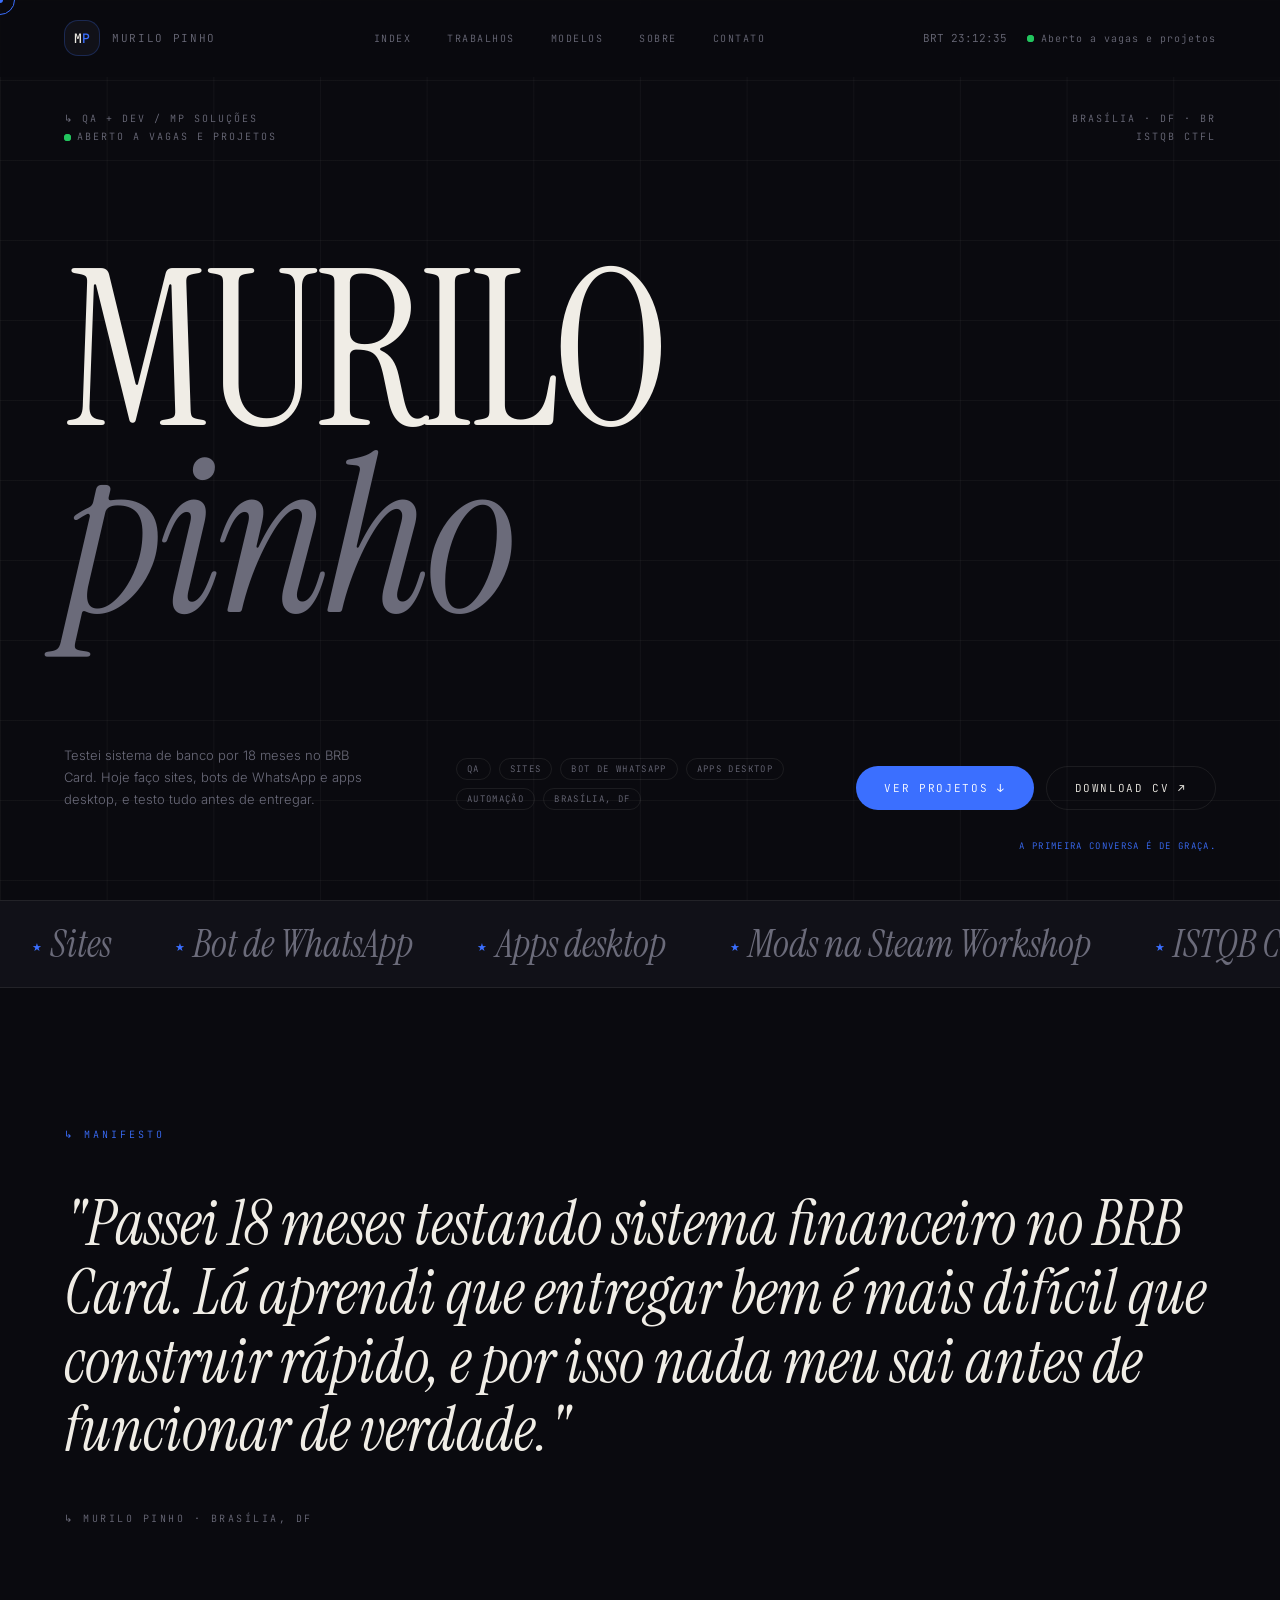
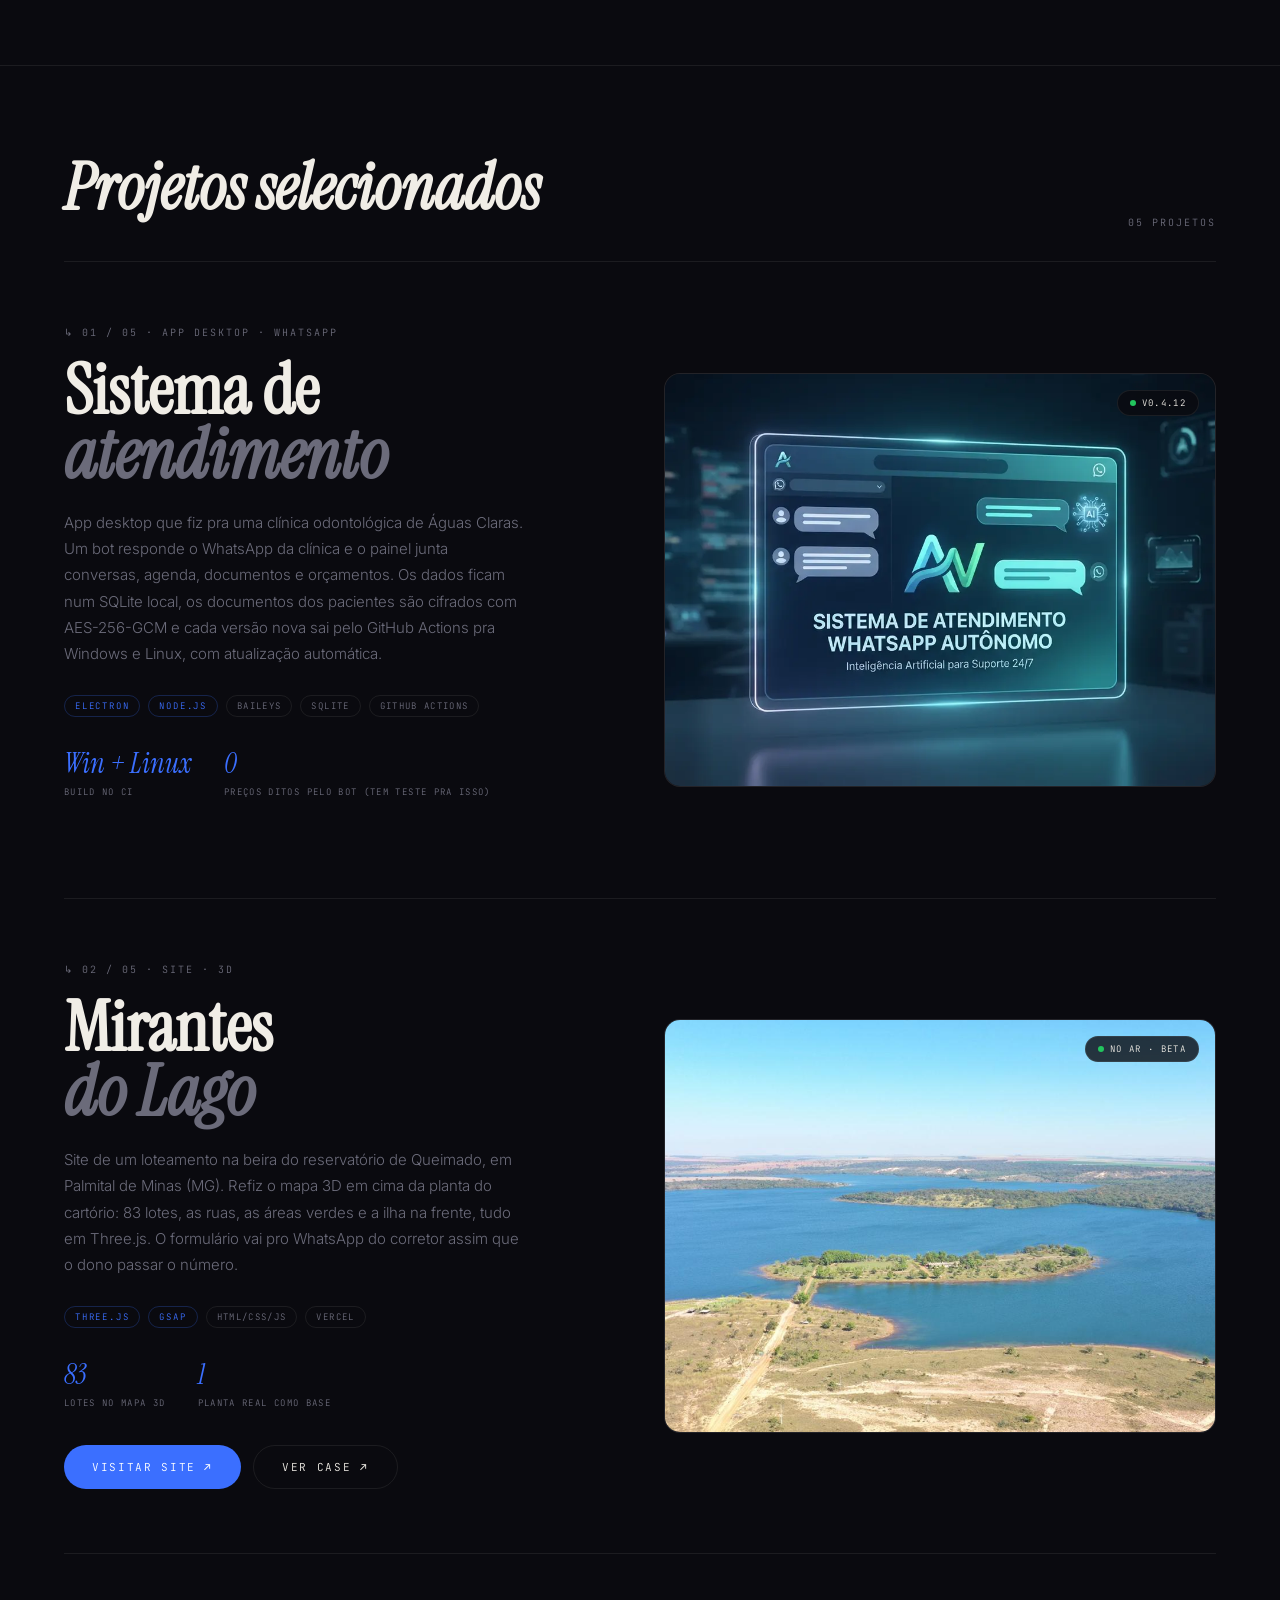
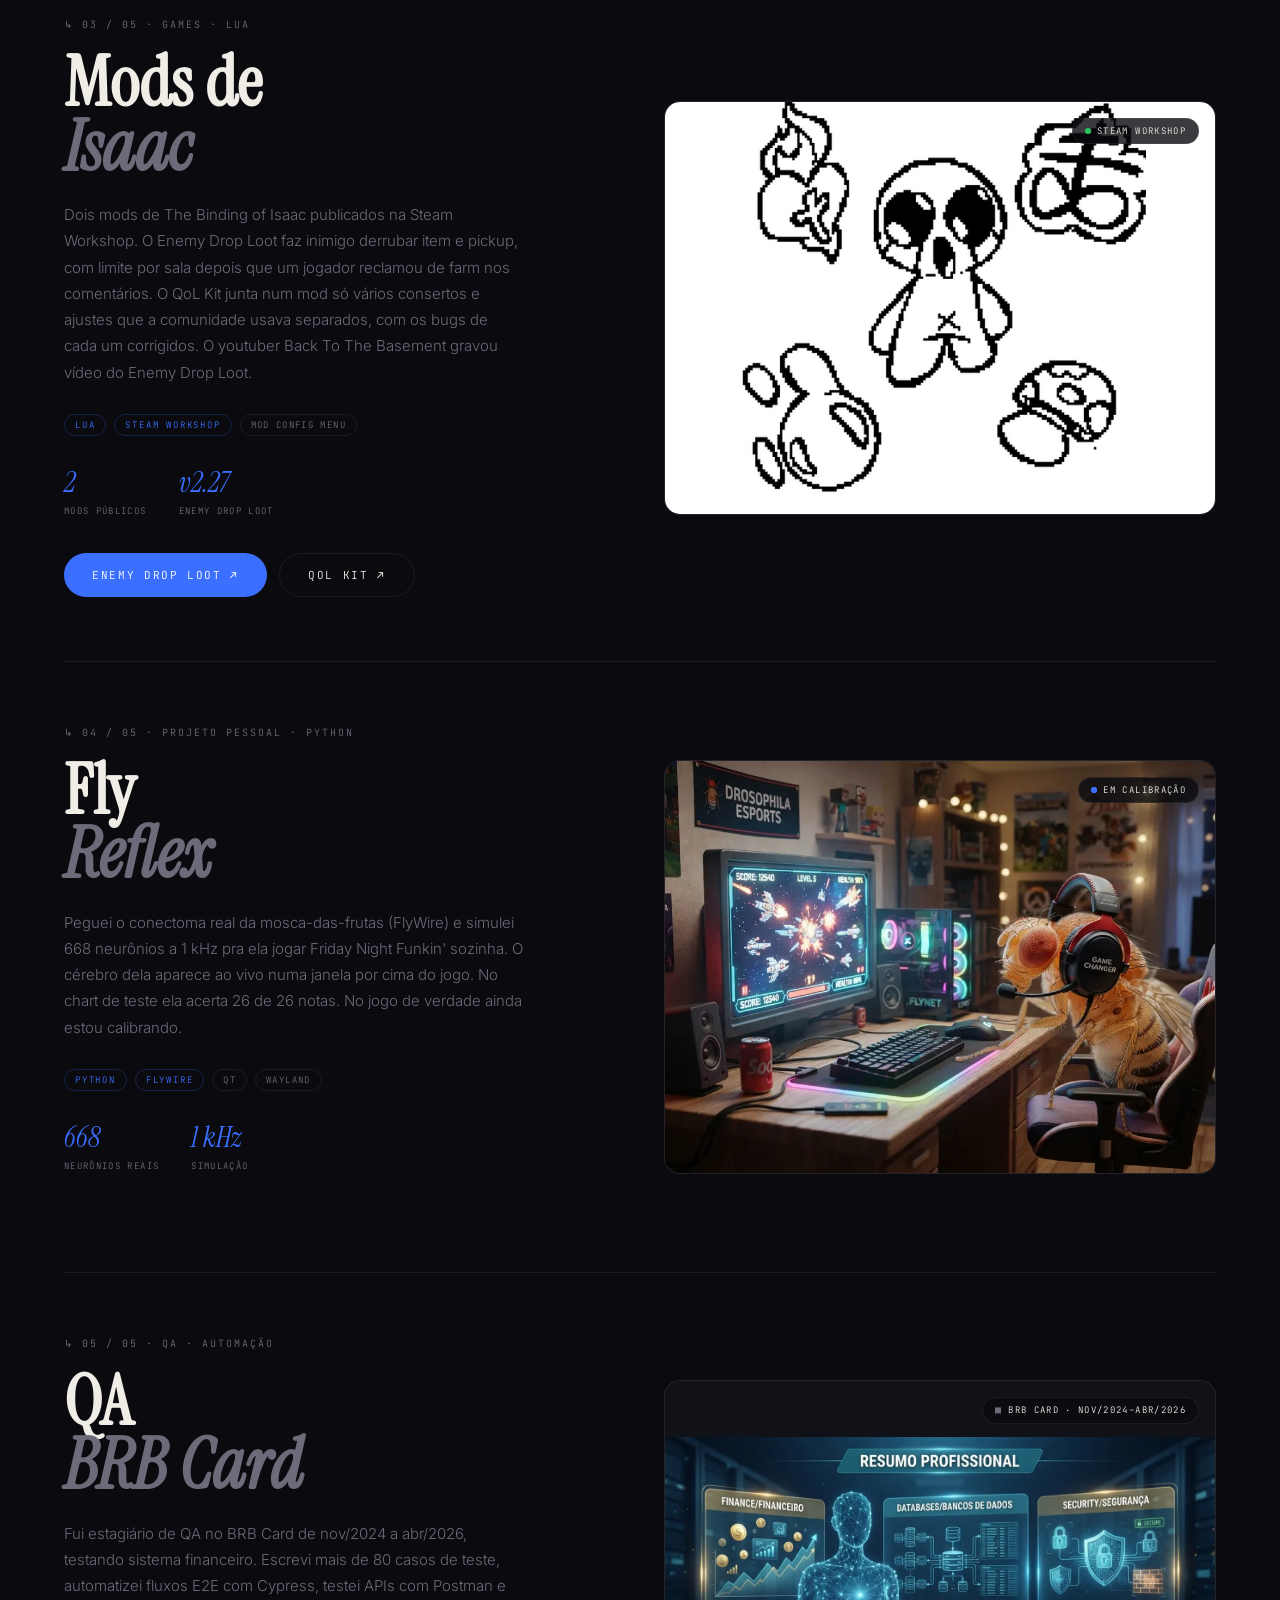
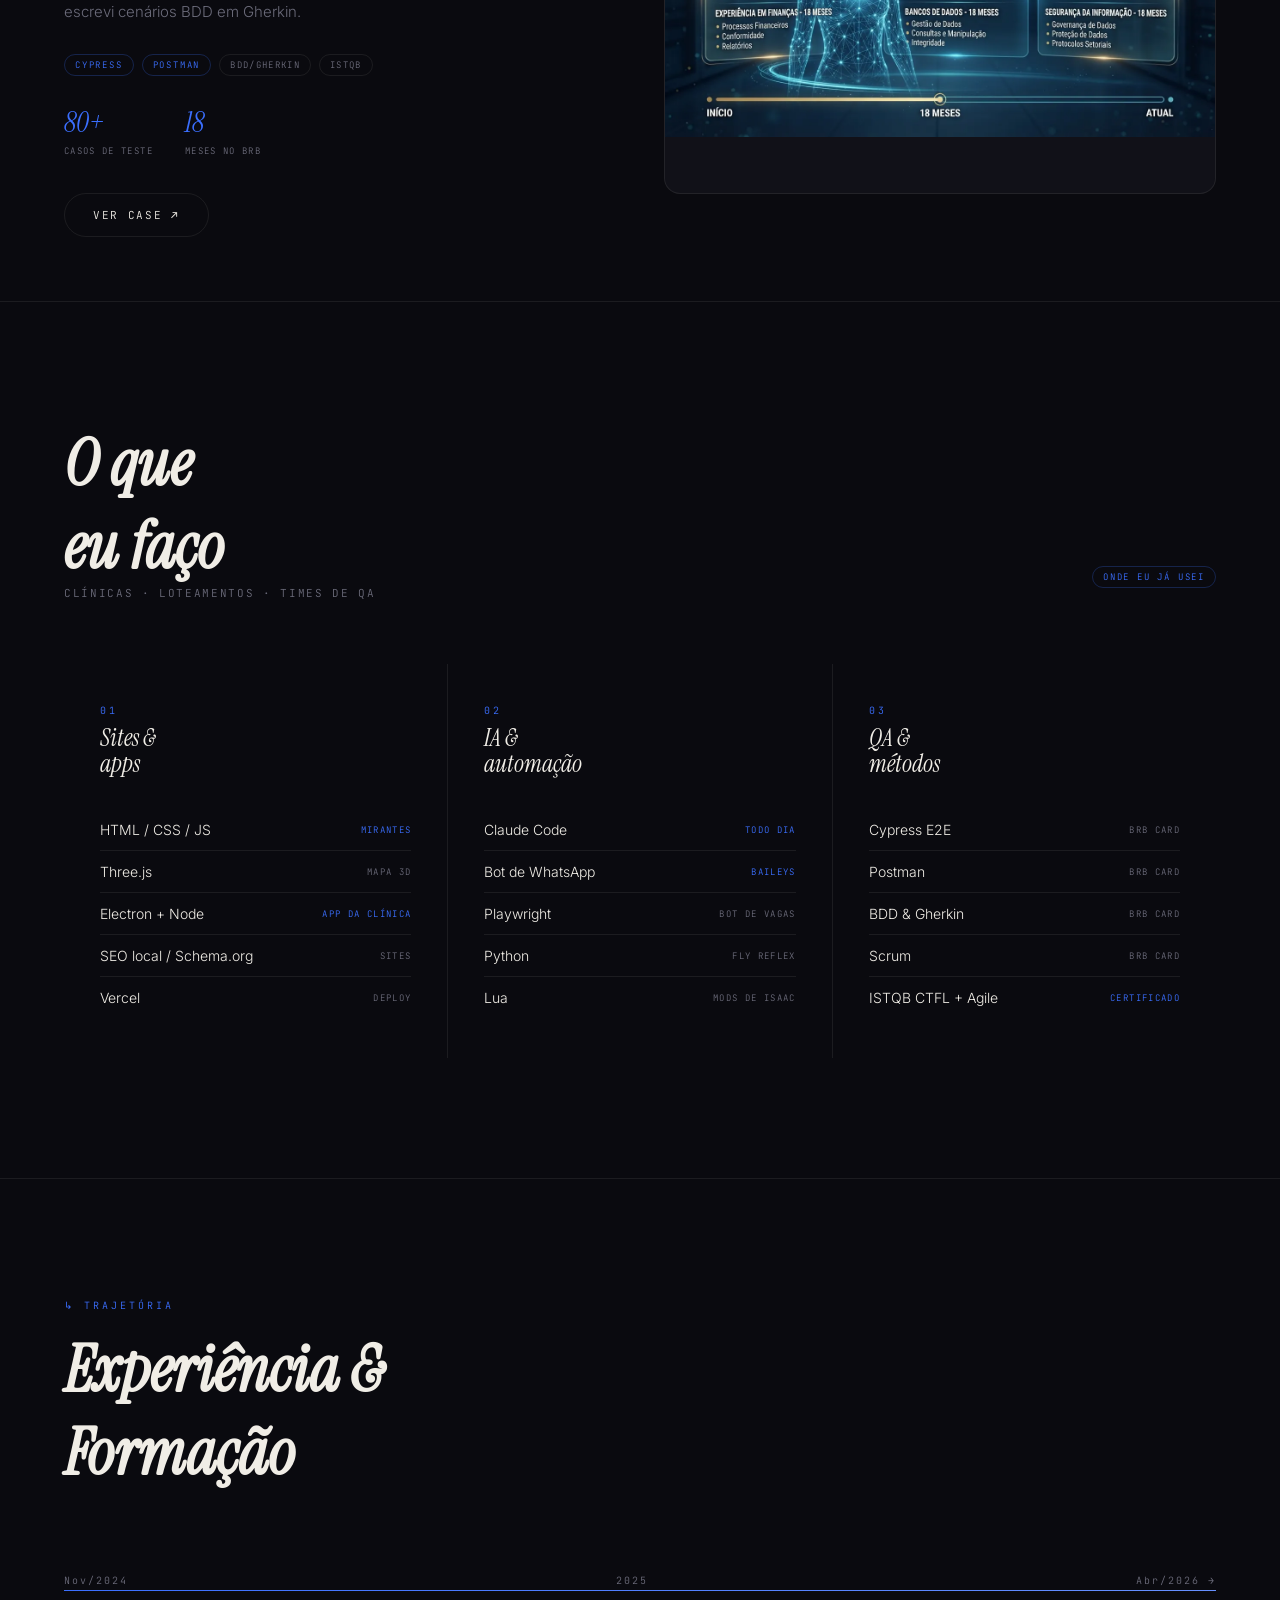
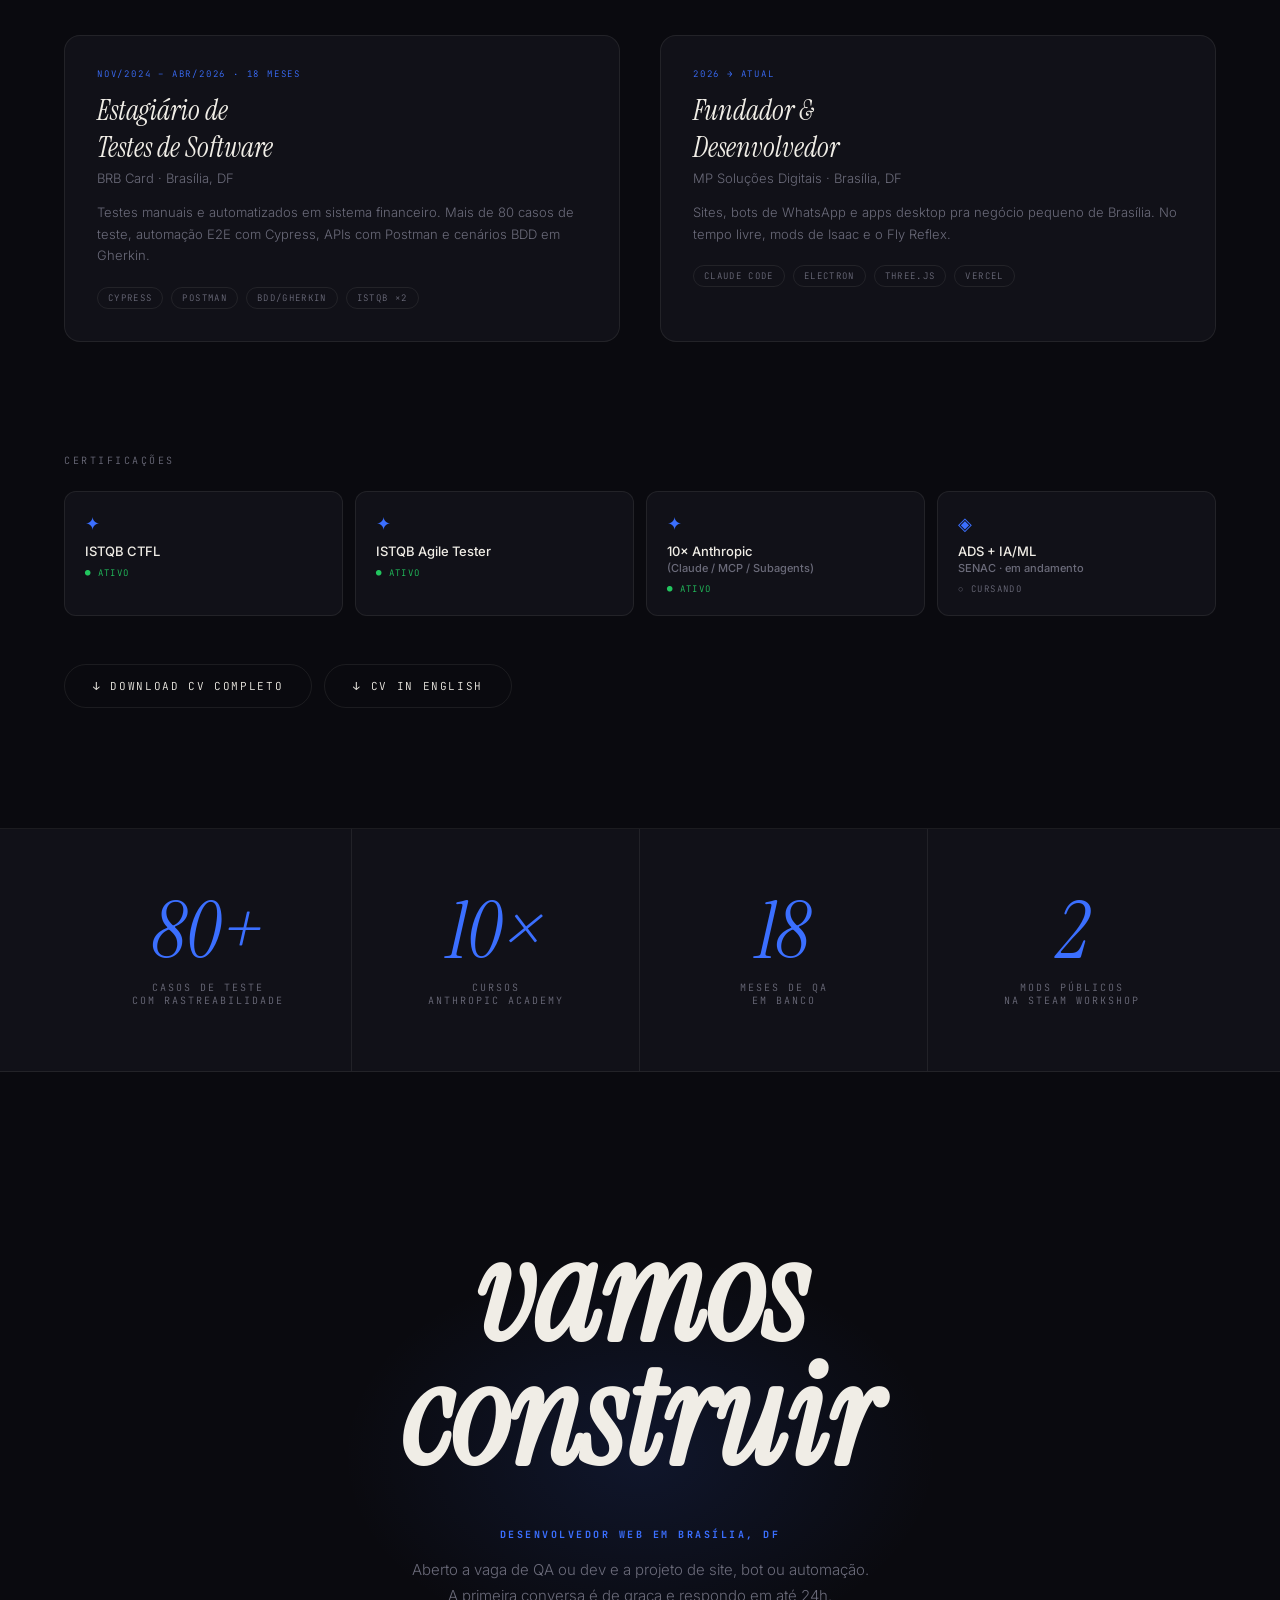
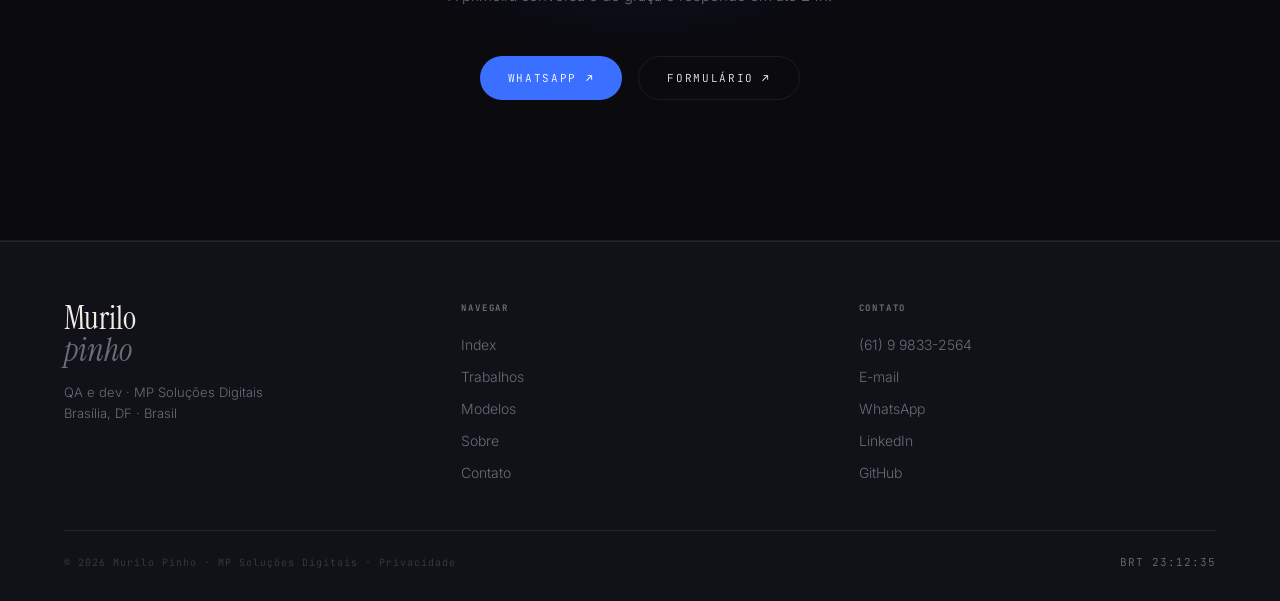
<file: index.html>
<!DOCTYPE html>
<html lang="pt-BR">
<head>
  <meta charset="UTF-8">
  <meta name="viewport" content="width=device-width, initial-scale=1.0">
  <link rel="canonical" href="https://murilopinho.com.br/">
  <title>Murilo Pinho · QA e dev em Brasília</title>
  <link rel="icon" href="/assets/images/favicon.svg" type="image/svg+xml">
  <meta name="description" content="QA com 18 meses de BRB Card e dev de sites, bots de WhatsApp e apps desktop. Brasília, DF.">

  <meta property="og:title"       content="Murilo Pinho · QA e dev em Brasília">
  <meta property="og:description" content="QA com 18 meses de BRB Card e dev de sites, bots de WhatsApp e apps desktop. Brasília, DF.">
  <meta property="og:type"        content="website">
  <meta property="og:url"         content="https://murilopinho.com.br/">
  <meta property="og:image"       content="https://murilopinho.com.br/assets/images/og-cover.jpg">
  <meta property="og:image:width"  content="1200">
  <meta property="og:image:height" content="630">
  <meta property="og:locale"      content="pt_BR">
  <meta name="twitter:card"       content="summary_large_image">
  <meta name="twitter:image"      content="https://murilopinho.com.br/assets/images/og-cover.jpg">

  <script type="application/ld+json">
  {
    "@context": "https://schema.org",
    "@graph": [
      {
        "@type": "Person",
        "@id": "https://murilopinho.com.br/#murilo",
        "name": "Murilo Pinho",
        "jobTitle": "QA e Desenvolvedor Web",
        "url": "https://murilopinho.com.br",
        "sameAs": [
          "https://linkedin.com/in/murilopinho",
          "https://github.com/murilopinho"
        ]
      },
      {
        "@type": "ProfessionalService",
        "name": "MP Soluções Digitais",
        "founder": { "@id": "https://murilopinho.com.br/#murilo" },
        "address": {
          "@type": "PostalAddress",
          "addressLocality": "Brasília",
          "addressRegion": "DF",
          "addressCountry": "BR"
        },
        "url": "https://murilopinho.com.br",
        "telephone": "+5561998332564",
        "priceRange": "$$",
        "areaServed": "Brasília, DF"
      }
    ]
  }
  </script>

  <link rel="preconnect" href="https://fonts.googleapis.com">
  <link rel="preconnect" href="https://fonts.gstatic.com" crossorigin>
  <link href="https://fonts.googleapis.com/css2?family=Instrument+Serif:ital@0;1&family=JetBrains+Mono:wght@400;500&family=Inter:wght@300;400;500&display=swap" rel="stylesheet">

  <link rel="stylesheet" href="assets/shared.css">
  <link rel="stylesheet" href="assets/index.css">
</head>
<body>
  <a href="#main" class="skip-link">Pular para o conteúdo</a>

<div id="cursor-dot"></div>
<div id="cursor-ring"></div>
<div id="page-overlay"></div>

<script>try{if(sessionStorage.getItem("seen-loader"))document.documentElement.classList.add("no-loader")}catch(e){}</script>
<div id="loader">
  <div id="loader-cube" aria-hidden="true">
    <span></span><span></span><span></span><span></span><span class="logo">M<b>P</b></span><span></span>
  </div>
  <div id="loader-label">M·P · Soluções Digitais</div>
  <div id="loader-status">CARREGANDO...</div>
  <div id="loader-bar-wrap">
    <div id="loader-bar"></div>
  </div>
</div>

<nav id="nav">
  <div class="nav-left">
    <div class="nav-logo"><span>M</span><span>P</span></div>
    <span class="nav-name">Murilo Pinho</span>
  </div>
  <div class="nav-center">
    <a href="/">Index</a>
    <a href="/trabalhos">Trabalhos</a>
    <a href="/modelos">Modelos</a>
    <a href="/sobre">Sobre</a>
    <a href="/contato">Contato</a>
  </div>
  <div class="nav-right">
    <span class="nav-clock"></span>
    <div class="nav-avail">
      <span class="dot-green"></span>
      Aberto a vagas e projetos
    </div>
    <button class="nav-hamburger" id="nav-hamburger" aria-label="Abrir menu" aria-expanded="false" aria-controls="nav-mobile-menu">
      <span></span><span></span><span></span>
    </button>
  </div>
</nav>

<div id="nav-mobile-menu">
  <a href="/">Index</a>
  <a href="/trabalhos">Trabalhos</a>
  <a href="/modelos">Modelos</a>
  <a href="/sobre">Sobre</a>
  <a href="/contato">Contato</a>
</div>

<section id="main"></section>
<section id="hero">
  <div class="hero-grid-bg"></div>

  <div class="hero-meta reveal">
    <div class="hero-meta-item">
      ↳ QA + Dev / MP Soluções<br>
      <span class="dot-avail"><span class="dot-green u-inline-block"></span> Aberto a vagas e projetos</span>
    </div>
    <div class="hero-meta-item u-right">
      BRASÍLIA · DF · BR<br>
      ISTQB CTFL
    </div>
  </div>

  <div class="hero-name">
    <span class="hero-name-line1 reveal" data-delay="100">MURILO</span>
    <span class="hero-name-line2 reveal" data-delay="180">pinho</span>
  </div>

  <div class="hero-foot reveal" data-delay="260">
    <p class="hero-foot-desc">
      Testei sistema de banco por 18 meses no BRB Card. Hoje faço sites, bots de WhatsApp e apps desktop, e testo tudo antes de entregar.
    </p>
    <div class="hero-foot-tags">
      <span class="tag-plain">QA</span>
      <span class="tag-plain">Sites</span>
      <span class="tag-plain">Bot de WhatsApp</span>
      <span class="tag-plain">Apps desktop</span>
      <span class="tag-plain">Automação</span>
      <span class="tag-plain">Brasília, DF</span>
    </div>
    <div class="hero-foot-ctas">
      <a href="#works" class="btn-primary">Ver projetos ↓</a>
      <a href="uploads/murilo-pinho-cv.pdf" download class="btn-secondary">Download CV ↗</a>
    </div>
    <p class="hero-cta-hint">A primeira conversa é de graça.</p>
  </div>
</section>

<div id="ticker" aria-hidden="true">
  <div class="ticker-track">
    <span class="ticker-item"><span class="ticker-tag">★</span> Sites</span>
    <span class="ticker-item"><span class="ticker-tag">★</span> Bot de WhatsApp</span>
    <span class="ticker-item"><span class="ticker-tag">★</span> Apps desktop</span>
    <span class="ticker-item"><span class="ticker-tag">★</span> Mods na Steam Workshop</span>
    <span class="ticker-item"><span class="ticker-tag">★</span> ISTQB CTFL · Agile Tester</span>
    <span class="ticker-item"><span class="ticker-tag">★</span> Cypress · Postman</span>
    <span class="ticker-item"><span class="ticker-tag">★</span> Claude Code</span>
    <span class="ticker-item"><span class="ticker-tag">★</span> Sites</span>
    <span class="ticker-item"><span class="ticker-tag">★</span> Bot de WhatsApp</span>
    <span class="ticker-item"><span class="ticker-tag">★</span> Apps desktop</span>
    <span class="ticker-item"><span class="ticker-tag">★</span> Mods na Steam Workshop</span>
    <span class="ticker-item"><span class="ticker-tag">★</span> ISTQB CTFL · Agile Tester</span>
    <span class="ticker-item"><span class="ticker-tag">★</span> Cypress · Postman</span>
    <span class="ticker-item"><span class="ticker-tag">★</span> Claude Code</span>
  </div>
</div>

<section id="manifesto">
  <span class="manifesto-eyebrow reveal">↳ Manifesto</span>
  <p class="manifesto-text reveal" data-delay="80">
    "Passei 18 meses testando sistema financeiro no BRB Card. Lá aprendi que entregar bem é mais difícil que construir rápido, e por isso nada meu sai antes de funcionar de verdade."
  </p>
  <p class="manifesto-byline reveal" data-delay="160">↳ Murilo Pinho · Brasília, DF</p>
</section>

<section id="works">
  <div class="works-header reveal">
    <h2 class="works-title">Projetos <em>selecionados</em></h2>
    <span class="works-count">05 PROJETOS</span>
  </div>

  <div class="work-item reveal">
    <div class="work-left">
      <span class="work-eyebrow">↳ 01 / 05 · app desktop · whatsapp</span>
      <h3 class="work-title">Sistema de<br><em>atendimento</em></h3>
      <p class="work-desc">App desktop que fiz pra uma clínica odontológica de Águas Claras. Um bot responde o WhatsApp da clínica e o painel junta conversas, agenda, documentos e orçamentos. Os dados ficam num SQLite local, os documentos dos pacientes são cifrados com AES-256-GCM e cada versão nova sai pelo GitHub Actions pra Windows e Linux, com atualização automática.</p>
      <div class="work-tags">
        <span class="tag">Electron</span>
        <span class="tag">Node.js</span>
        <span class="tag-plain">Baileys</span>
        <span class="tag-plain">SQLite</span>
        <span class="tag-plain">GitHub Actions</span>
      </div>
      <div class="work-metrics">
        <div class="work-metric">
          <span class="work-metric-val">Win + Linux</span>
          <span class="work-metric-label">Build no CI</span>
        </div>
        <div class="work-metric">
          <span class="work-metric-val">0</span>
          <span class="work-metric-label">Preços ditos pelo bot (tem teste pra isso)</span>
        </div>
      </div>
    </div>
    <div class="work-right">
      <img src="screenshots/atendimento.webp" alt="Ilustração do sistema de atendimento no WhatsApp" class="work-mockup" loading="lazy" width="1280" height="698">
      <div class="work-mockup-placeholder ph-code-block">
        <div class="code-lines-loose">
          <span class="u-mid">// test_bot_sem_preco.js</span><br>
          <span class="u-mid">// o bot NUNCA informa preço, só o dentista</span><br>
          for (const arq of bots) {<br>
          &nbsp;&nbsp;const src = fs.readFileSync(arq, 'utf8')<br>
          &nbsp;&nbsp;assert(!<span class="u-accent">/R\$\s*\d/</span>.test(src))<br>
          }<br>
          <span class="u-green">✓</span> OK: nenhum preço hardcoded nos bots
        </div>
      </div>
      <div class="work-status"><span class="status-dot-live"></span> v0.4.12</div>
    </div>
  </div>

  <div class="work-item reveal">
    <div class="work-left">
      <span class="work-eyebrow">↳ 02 / 05 · site · 3D</span>
      <h3 class="work-title">Mirantes<br><em>do Lago</em></h3>
      <p class="work-desc">Site de um loteamento na beira do reservatório de Queimado, em Palmital de Minas (MG). Refiz o mapa 3D em cima da planta do cartório: 83 lotes, as ruas, as áreas verdes e a ilha na frente, tudo em Three.js. O formulário vai pro WhatsApp do corretor assim que o dono passar o número.</p>
      <div class="work-tags">
        <span class="tag">Three.js</span>
        <span class="tag">GSAP</span>
        <span class="tag-plain">HTML/CSS/JS</span>
        <span class="tag-plain">Vercel</span>
      </div>
      <div class="work-metrics">
        <div class="work-metric">
          <span class="work-metric-val">83</span>
          <span class="work-metric-label">Lotes no mapa 3D</span>
        </div>
        <div class="work-metric">
          <span class="work-metric-val">1</span>
          <span class="work-metric-label">Planta real como base</span>
        </div>
      </div>
      <div class="work-links">
        <a href="https://mirantes-da-ilha-beta.vercel.app" target="_blank" rel="noopener noreferrer" class="btn-primary">Visitar site ↗</a>
        <a href="/case/mirantes" class="btn-secondary">Ver case ↗</a>
      </div>
    </div>
    <div class="work-right">
      <img src="screenshots/mirantes-hero.jpg" alt="Mirantes do Lago, mapa 3D dos lotes" class="work-mockup">
      <div class="work-mockup-placeholder">
        <span>Mirantes do Lago<br>Mapa 3D</span>
      </div>
      <div class="work-status"><span class="status-dot-live"></span> NO AR · BETA</div>
    </div>
  </div>

  <div class="work-item reveal">
    <div class="work-left">
      <span class="work-eyebrow">↳ 03 / 05 · games · lua</span>
      <h3 class="work-title">Mods de<br><em>Isaac</em></h3>
      <p class="work-desc">Dois mods de The Binding of Isaac publicados na Steam Workshop. O Enemy Drop Loot faz inimigo derrubar item e pickup, com limite por sala depois que um jogador reclamou de farm nos comentários. O QoL Kit junta num mod só vários consertos e ajustes que a comunidade usava separados, com os bugs de cada um corrigidos. O youtuber Back To The Basement gravou vídeo do Enemy Drop Loot.</p>
      <div class="work-tags">
        <span class="tag">Lua</span>
        <span class="tag">Steam Workshop</span>
        <span class="tag-plain">Mod Config Menu</span>
      </div>
      <div class="work-metrics">
        <div class="work-metric">
          <span class="work-metric-val">2</span>
          <span class="work-metric-label">Mods públicos</span>
        </div>
        <div class="work-metric">
          <span class="work-metric-val">v2.27</span>
          <span class="work-metric-label">Enemy Drop Loot</span>
        </div>
      </div>
      <div class="work-links">
        <a href="https://steamcommunity.com/sharedfiles/filedetails/?id=3786937566" target="_blank" rel="noopener noreferrer" class="btn-primary">Enemy Drop Loot ↗</a>
        <a href="https://steamcommunity.com/sharedfiles/filedetails/?id=3805423430" target="_blank" rel="noopener noreferrer" class="btn-secondary">QoL Kit ↗</a>
      </div>
    </div>
    <div class="work-right">
      <img src="screenshots/isaac-mods.png" alt="Arte dos mods de Isaac, desenhada à mão" class="work-mockup img-contain img-white">
      <div class="work-mockup-placeholder">
        <span>Mods de Isaac</span>
      </div>
      <div class="work-status"><span class="status-dot-live"></span> STEAM WORKSHOP</div>
    </div>
  </div>

  <div class="work-item reveal">
    <div class="work-left">
      <span class="work-eyebrow">↳ 04 / 05 · projeto pessoal · python</span>
      <h3 class="work-title">Fly<br><em>Reflex</em></h3>
      <p class="work-desc">Peguei o conectoma real da mosca-das-frutas (FlyWire) e simulei 668 neurônios a 1 kHz pra ela jogar Friday Night Funkin' sozinha. O cérebro dela aparece ao vivo numa janela por cima do jogo. No chart de teste ela acerta 26 de 26 notas. No jogo de verdade ainda estou calibrando.</p>
      <div class="work-tags">
        <span class="tag">Python</span>
        <span class="tag">FlyWire</span>
        <span class="tag-plain">Qt</span>
        <span class="tag-plain">Wayland</span>
      </div>
      <div class="work-metrics">
        <div class="work-metric">
          <span class="work-metric-val">668</span>
          <span class="work-metric-label">Neurônios reais</span>
        </div>
        <div class="work-metric">
          <span class="work-metric-val">1 kHz</span>
          <span class="work-metric-label">Simulação</span>
        </div>
      </div>
    </div>
    <div class="work-right">
      <img src="screenshots/fly-reflex.webp" alt="Ilustração de uma mosca jogando no computador" class="work-mockup" loading="lazy" width="1280" height="698">
      <div class="work-mockup-placeholder ph-code-block">
        <div class="code-lines-loose">
          <span class="u-accent">$</span> ./start.sh --demo<br>
          <span class="u-green">✓</span> 668 neurônios · ~19k sinapses reais<br>
          <span class="u-green">✓</span> simulação LIF a 1 kHz<br>
          <span class="u-accent">→</span> KEYBOARD: YOURS<br>
          <span class="u-mid">F9 arma a mosca · qualquer tecla devolve</span>
        </div>
      </div>
      <div class="work-status"><span class="status-dot-wip"></span> EM CALIBRAÇÃO</div>
    </div>
  </div>

  <div class="work-item reveal">
    <div class="work-left">
      <span class="work-eyebrow">↳ 05 / 05 · qa · automação</span>
      <h3 class="work-title">QA<br><em>BRB Card</em></h3>
      <p class="work-desc">Fui estagiário de QA no BRB Card de nov/2024 a abr/2026, testando sistema financeiro. Escrevi mais de 80 casos de teste, automatizei fluxos E2E com Cypress, testei APIs com Postman e escrevi cenários BDD em Gherkin.</p>
      <div class="work-tags">
        <span class="tag">Cypress</span>
        <span class="tag">Postman</span>
        <span class="tag-plain">BDD/Gherkin</span>
        <span class="tag-plain">ISTQB</span>
      </div>
      <div class="work-metrics">
        <div class="work-metric">
          <span class="work-metric-val">80+</span>
          <span class="work-metric-label">Casos de teste</span>
        </div>
        <div class="work-metric">
          <span class="work-metric-val">18</span>
          <span class="work-metric-label">Meses no BRB</span>
        </div>
      </div>
      <div class="work-links">
        <a href="/case/qa-brb" class="btn-secondary">Ver case ↗</a>
      </div>
    </div>
    <div class="work-right">
      <img src="screenshots/qa-brb.webp" alt="Ilustração do resumo dos 18 meses de QA no BRB Card" class="work-mockup img-contain" loading="lazy" width="1280" height="698">
      <div class="work-mockup-placeholder ph-code-block ph-code-accent">
        <div class="code-lines-soft">
          <span class="u-mid">// exemplo de teste E2E</span><br>
          <span class="u-mid">describe(</span>'Login'<span class="u-mid">, () =&gt; {</span><br>
          &nbsp;&nbsp;<span class="u-mid">it(</span>'deve autenticar'<span class="u-mid">, () =&gt; {</span><br>
          &nbsp;&nbsp;&nbsp;&nbsp;cy.visit('/login')<br>
          &nbsp;&nbsp;&nbsp;&nbsp;cy.get('[data-cy=cpf]').type('...')<br>
          &nbsp;&nbsp;&nbsp;&nbsp;cy.get('[data-cy=submit]').click()<br>
          &nbsp;&nbsp;&nbsp;&nbsp;cy.url().should('include', '/dashboard')<br>
          &nbsp;&nbsp;<span class="u-mid">})</span><br>
          <span class="u-mid">})</span>
        </div>
      </div>
      <div class="work-status"><span class="u-mid u-tiny">■</span> BRB CARD · NOV/2024–ABR/2026</div>
    </div>
  </div>
</section>


<section id="capabilities">
  <div class="cap-header reveal">
    <h2 class="cap-title">O que<br><em>eu faço</em></h2>
    <span class="tag">Onde eu já usei</span>
    <p class="cap-segments">Clínicas · Loteamentos · Times de QA</p>
  </div>
  <div class="cap-grid reveal">
    <div class="cap-col">
      <div class="cap-col-num">01</div>
      <div class="cap-col-title">Sites &amp;<br><em>apps</em></div>
      <div class="cap-skill">
        <span class="cap-skill-name">HTML / CSS / JS</span>
        <span class="cap-skill-level principal">Mirantes</span>
      </div>
      <div class="cap-skill">
        <span class="cap-skill-name">Three.js</span>
        <span class="cap-skill-level">mapa 3D</span>
      </div>
      <div class="cap-skill">
        <span class="cap-skill-name">Electron + Node</span>
        <span class="cap-skill-level principal">app da clínica</span>
      </div>
      <div class="cap-skill">
        <span class="cap-skill-name">SEO local / Schema.org</span>
        <span class="cap-skill-level">sites</span>
      </div>
      <div class="cap-skill">
        <span class="cap-skill-name">Vercel</span>
        <span class="cap-skill-level">deploy</span>
      </div>
    </div>
    <div class="cap-col">
      <div class="cap-col-num">02</div>
      <div class="cap-col-title">IA &amp;<br><em>automação</em></div>
      <div class="cap-skill">
        <span class="cap-skill-name">Claude Code</span>
        <span class="cap-skill-level principal">todo dia</span>
      </div>
      <div class="cap-skill">
        <span class="cap-skill-name">Bot de WhatsApp</span>
        <span class="cap-skill-level principal">Baileys</span>
      </div>
      <div class="cap-skill">
        <span class="cap-skill-name">Playwright</span>
        <span class="cap-skill-level">bot de vagas</span>
      </div>
      <div class="cap-skill">
        <span class="cap-skill-name">Python</span>
        <span class="cap-skill-level">Fly Reflex</span>
      </div>
      <div class="cap-skill">
        <span class="cap-skill-name">Lua</span>
        <span class="cap-skill-level">mods de Isaac</span>
      </div>
    </div>
    <div class="cap-col">
      <div class="cap-col-num">03</div>
      <div class="cap-col-title">QA &amp;<br><em>métodos</em></div>
      <div class="cap-skill">
        <span class="cap-skill-name">Cypress E2E</span>
        <span class="cap-skill-level">BRB Card</span>
      </div>
      <div class="cap-skill">
        <span class="cap-skill-name">Postman</span>
        <span class="cap-skill-level">BRB Card</span>
      </div>
      <div class="cap-skill">
        <span class="cap-skill-name">BDD &amp; Gherkin</span>
        <span class="cap-skill-level">BRB Card</span>
      </div>
      <div class="cap-skill">
        <span class="cap-skill-name">Scrum</span>
        <span class="cap-skill-level">BRB Card</span>
      </div>
      <div class="cap-skill">
        <span class="cap-skill-name">ISTQB CTFL + Agile</span>
        <span class="cap-skill-level principal">certificado</span>
      </div>
    </div>
  </div>
</section>

<section id="timeline">
  <div class="tl-header reveal">
    <span class="tl-eyebrow">↳ Trajetória</span>
    <h2 class="tl-title">Experiência &<br><em>Formação</em></h2>
  </div>

  <div class="tl-track reveal">
    <div class="tl-line"><div class="tl-line-fill"></div></div>
    <div class="tl-years">
      <span class="tl-year">Nov/2024</span>
      <span class="tl-year">2025</span>
      <span class="tl-year">Abr/2026 →</span>
    </div>
    <div class="tl-jobs">
      <div class="tl-job">
        <div class="tl-job-period">Nov/2024 – Abr/2026 · 18 meses</div>
        <div class="tl-job-title">Estagiário de<br><em>Testes de Software</em></div>
        <div class="tl-job-company">BRB Card · Brasília, DF</div>
        <div class="tl-job-desc">Testes manuais e automatizados em sistema financeiro. Mais de 80 casos de teste, automação E2E com Cypress, APIs com Postman e cenários BDD em Gherkin.</div>
        <div class="tl-job-stack">
          <span class="tag-plain">Cypress</span>
          <span class="tag-plain">Postman</span>
          <span class="tag-plain">BDD/Gherkin</span>
          <span class="tag-plain">ISTQB ×2</span>
        </div>
      </div>
      <div class="tl-job">
        <div class="tl-job-period">2026 → atual</div>
        <div class="tl-job-title">Fundador &<br><em>Desenvolvedor</em></div>
        <div class="tl-job-company">MP Soluções Digitais · Brasília, DF</div>
        <div class="tl-job-desc">Sites, bots de WhatsApp e apps desktop pra negócio pequeno de Brasília. No tempo livre, mods de Isaac e o Fly Reflex.</div>
        <div class="tl-job-stack">
          <span class="tag-plain">Claude Code</span>
          <span class="tag-plain">Electron</span>
          <span class="tag-plain">Three.js</span>
          <span class="tag-plain">Vercel</span>
        </div>
      </div>
    </div>
  </div>

  <div class="tl-certs reveal">
    <div class="tl-certs-title">Certificações</div>
    <div class="tl-certs-grid">
      <div class="tl-cert">
        <div class="tl-cert-badge">✦</div>
        <div class="tl-cert-name">ISTQB CTFL</div>
        <div class="tl-cert-status">● ativo</div>
      </div>
      <div class="tl-cert">
        <div class="tl-cert-badge">✦</div>
        <div class="tl-cert-name">ISTQB Agile Tester</div>
        <div class="tl-cert-status">● ativo</div>
      </div>
      <div class="tl-cert">
        <div class="tl-cert-badge">✦</div>
        <div class="tl-cert-name">10× Anthropic<br><small class="u-note">(Claude / MCP / Subagents)</small></div>
        <div class="tl-cert-status">● ativo</div>
      </div>
      <div class="tl-cert">
        <div class="tl-cert-badge">◈</div>
        <div class="tl-cert-name">ADS + IA/ML<br><small class="u-note">SENAC · em andamento</small></div>
        <div class="tl-cert-status u-mid">○ cursando</div>
      </div>
    </div>
  </div>

  <div class="tl-cv reveal">
    <a href="uploads/murilo-pinho-cv.pdf" download class="btn-secondary">
      ↓ Download CV completo
    </a>
    <a href="uploads/murilo-pinho-cv-en.pdf" download class="btn-secondary" lang="en">
      ↓ CV in English
    </a>
  </div>
</section>

<section id="stats">
  <div class="stats-grid">
    <div class="stat-cell reveal">
      <div class="stat-val">80+</div>
      <div class="stat-label">Casos de teste<br>com rastreabilidade</div>
    </div>
    <div class="stat-cell reveal" data-delay="80">
      <div class="stat-val">10×</div>
      <div class="stat-label">Cursos<br>Anthropic Academy</div>
    </div>
    <div class="stat-cell reveal" data-delay="160">
      <div class="stat-val">18</div>
      <div class="stat-label">Meses de QA<br>em banco</div>
    </div>
    <div class="stat-cell reveal" data-delay="240">
      <div class="stat-val">2</div>
      <div class="stat-label">Mods públicos<br>na Steam Workshop</div>
    </div>
  </div>
</section>

<section id="cta">
  <div class="cta-glow"></div>
  <h2 class="cta-title reveal">
    <span>vamos</span>
    <span>construir</span>
  </h2>
  <h3 class="cta-location reveal" data-delay="40">Desenvolvedor web em Brasília, DF</h3>
  <p class="cta-sub reveal" data-delay="80">
    Aberto a vaga de QA ou dev e a projeto de site, bot ou automação.<br>
    A primeira conversa é de graça e respondo em até 24h.
  </p>
  <div class="cta-actions reveal" data-delay="160">
    <a href="https://wa.me/5561998332564" target="_blank" rel="noopener noreferrer" class="btn-primary">WhatsApp ↗</a>
    <a href="/contato" class="btn-secondary">Formulário ↗</a>
  </div>
</section>

<footer id="footer">
  <div class="footer-top">
    <div>
      <div class="footer-brand-name">Murilo<br><em>pinho</em></div>
      <p class="footer-tagline">
        QA e dev · MP Soluções Digitais<br>Brasília, DF · Brasil
      </p>
    </div>
    <div class="footer-col">
      <h4>Navegar</h4>
      <ul>
        <li><a href="/">Index</a></li>
        <li><a href="/trabalhos">Trabalhos</a></li>
        <li><a href="/modelos">Modelos</a></li>
        <li><a href="/sobre">Sobre</a></li>
        <li><a href="/contato">Contato</a></li>
      </ul>
    </div>
    <div class="footer-col">
      <h4>Contato</h4>
      <ul>
        <li><a href="tel:+5561998332564">(61) 9 9833-2564</a></li>
        <li><a href="mailto:mmurilo.pinho@gmail.com">E-mail</a></li>
        <li><a href="https://wa.me/5561998332564" target="_blank" rel="noopener noreferrer">WhatsApp</a></li>
        <li><a href="https://linkedin.com/in/murilopinho" target="_blank" rel="noopener noreferrer">LinkedIn</a></li>
        <li><a href="https://github.com/murilopinho" target="_blank" rel="noopener noreferrer">GitHub</a></li>
      </ul>
    </div>
  </div>
  <div class="footer-bottom">
    <span>© 2026 Murilo Pinho · MP Soluções Digitais · <a href="/privacidade">Privacidade</a></span>
    <span class="nav-clock"></span>
  </div>
</footer>


<script src="assets/shared.js"></script>
<script src="assets/index.js"></script>
</body>
</html>
</file>
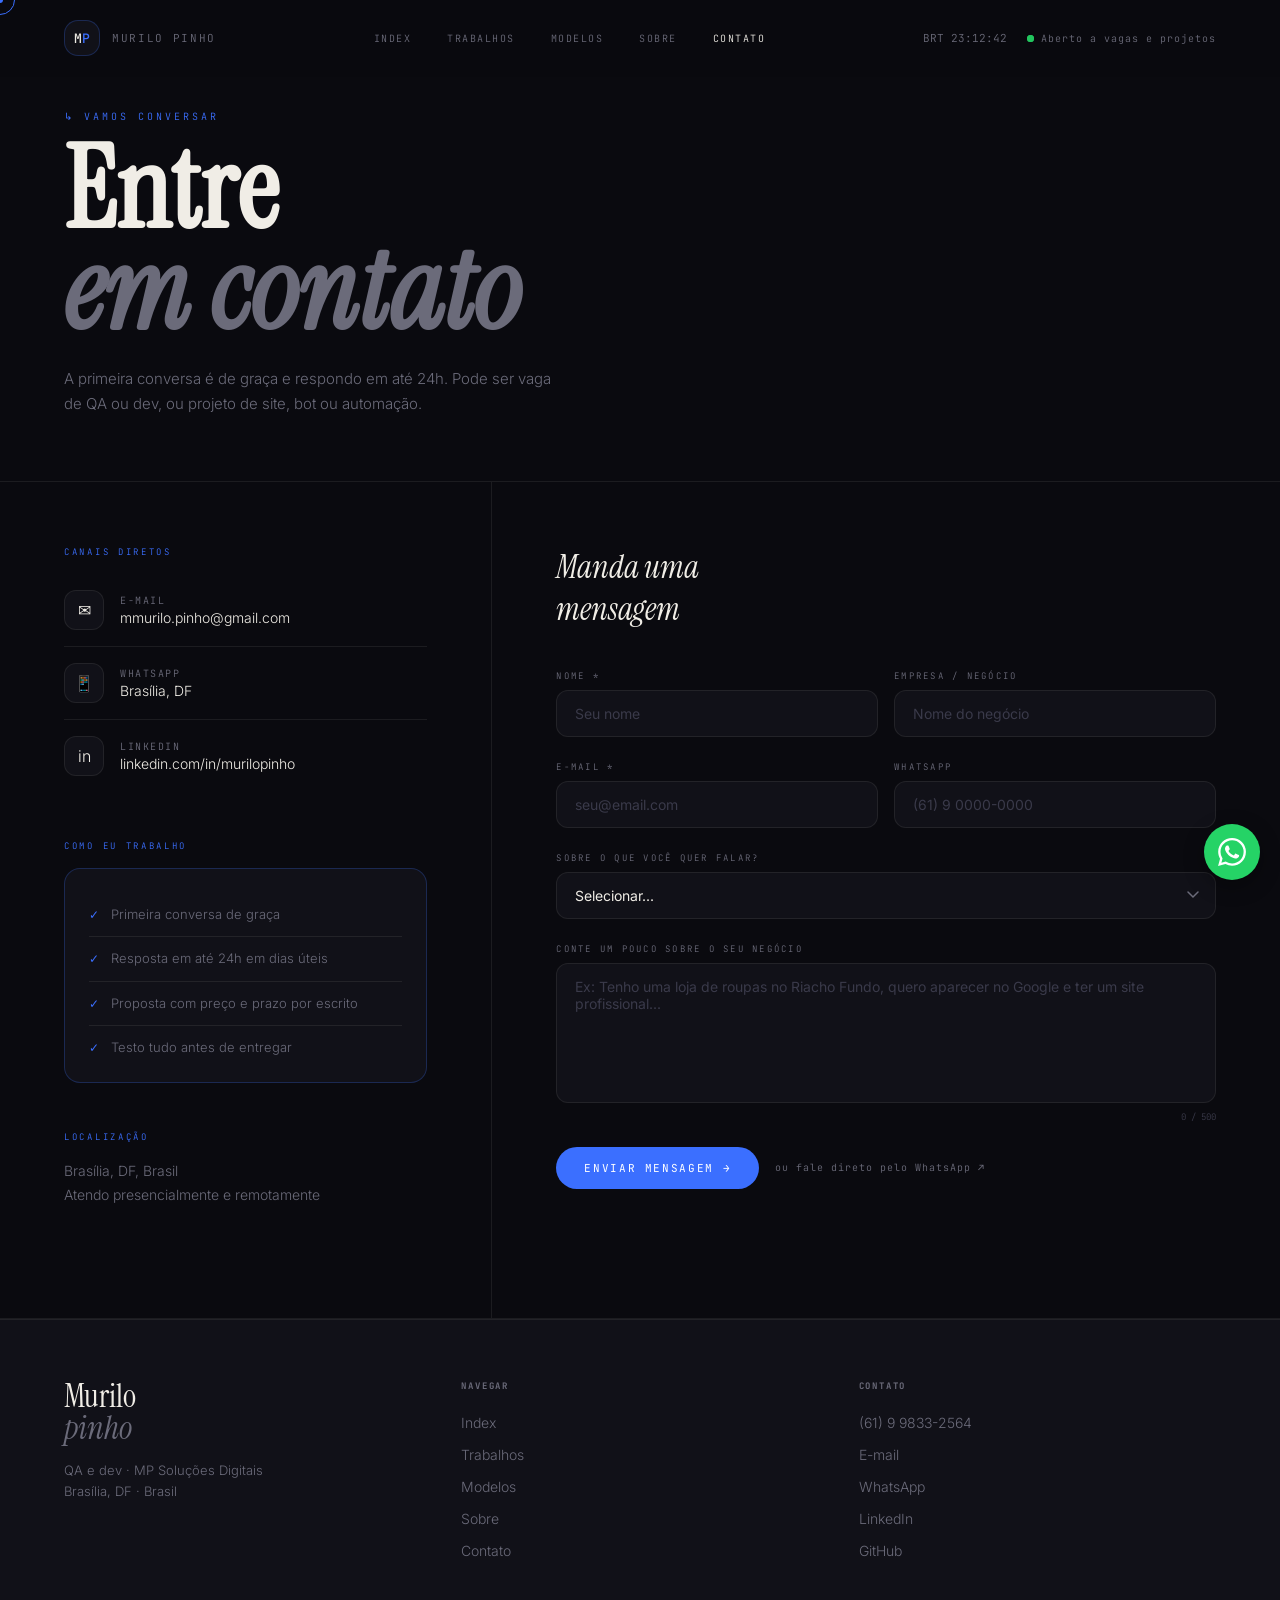
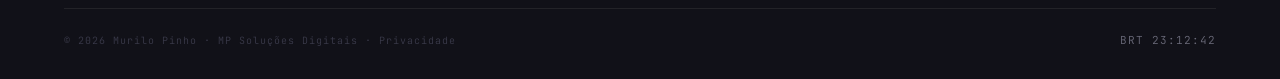
<file: contato.html>
<!DOCTYPE html>
<html lang="pt-BR">
<head>
  <meta charset="UTF-8">
  <meta name="viewport" content="width=device-width, initial-scale=1.0">
  <title>Contato · Murilo Pinho</title>
  <link rel="canonical" href="https://murilopinho.com.br/contato">
  <link rel="icon" href="/assets/images/favicon.svg" type="image/svg+xml">
  <meta name="description" content="QA com 18 meses de BRB Card e dev de sites, bots de WhatsApp e apps desktop. Brasília, DF.">
  <meta property="og:title" content="Contato · Murilo Pinho">
  <meta property="og:description" content="QA com 18 meses de BRB Card e dev de sites, bots de WhatsApp e apps desktop. Brasília, DF.">
  <meta property="og:type" content="website">
  <meta property="og:url" content="https://murilopinho.com.br/contato">
  <meta property="og:image" content="https://murilopinho.com.br/assets/images/og-cover.jpg">
  <meta property="og:locale" content="pt_BR">
  <meta name="twitter:card" content="summary_large_image">
  <meta name="twitter:image" content="https://murilopinho.com.br/assets/images/og-cover.jpg">

  <link rel="preconnect" href="https://fonts.googleapis.com">
  <link rel="preconnect" href="https://fonts.gstatic.com" crossorigin>
  <link href="https://fonts.googleapis.com/css2?family=Instrument+Serif:ital@0;1&family=JetBrains+Mono:wght@400;500&family=Inter:wght@300;400;500&display=swap" rel="stylesheet">
  <link rel="stylesheet" href="assets/shared.css">
  <link rel="stylesheet" href="assets/contato.css">
</head>
<body>

<div id="cursor-dot"></div>
<div id="cursor-ring"></div>
<div id="page-overlay"></div>

<nav id="nav">
  <div class="nav-left">
    <a href="/" class="nav-logo"><span>M</span><span>P</span></a>
    <span class="nav-name">Murilo Pinho</span>
  </div>
  <div class="nav-center">
    <a href="/">Index</a>
    <a href="/trabalhos">Trabalhos</a>
    <a href="/modelos">Modelos</a>
    <a href="/sobre">Sobre</a>
    <a href="/contato" aria-current="page">Contato</a>
  </div>
  <div class="nav-right">
    <span class="nav-clock"></span>
    <div class="nav-avail"><span class="dot-green"></span>Aberto a vagas e projetos</div>
    <button class="nav-hamburger" id="nav-hamburger" aria-label="Abrir menu" aria-expanded="false" aria-controls="nav-mobile-menu"><span></span><span></span><span></span></button>
  </div>
</nav>
<div id="nav-mobile-menu">
  <a href="/">Index</a>
  <a href="/trabalhos">Trabalhos</a>
  <a href="/modelos">Modelos</a>
  <a href="/sobre">Sobre</a>
  <a href="/contato">Contato</a>
</div>

<!-- HERO -->
<section id="contato-hero">
  <span class="contato-eyebrow reveal">↳ Vamos conversar</span>
  <h1 class="contato-title reveal" data-delay="80">
    Entre<br><em>em contato</em>
  </h1>
  <p class="contato-sub reveal" data-delay="160">
    A primeira conversa é de graça e respondo em até 24h. Pode ser vaga de QA ou dev, ou projeto de site, bot ou automação.
  </p>
</section>

<!-- MAIN -->
<div id="contato-main">
  <!-- INFO SIDEBAR -->
  <aside class="contato-info">
    <div class="contato-info-section reveal">
      <span class="contato-info-label">Canais diretos</span>
      <!-- E-mail montado via JS para dificultar scraping de bots -->
      <a id="email-channel" href="#" class="contato-channel">
        <div class="contato-channel-icon">✉</div>
        <div class="contato-channel-info">
          <div class="contato-channel-name">E-mail</div>
          <div class="contato-channel-value" id="email-display">—</div>
        </div>
      </a>
      <a href="https://wa.me/5561998332564" target="_blank" rel="noopener noreferrer" class="contato-channel">
        <div class="contato-channel-icon">📱</div>
        <div class="contato-channel-info">
          <div class="contato-channel-name">WhatsApp</div>
          <div class="contato-channel-value">Brasília, DF</div>
        </div>
      </a>
      <a href="https://linkedin.com/in/murilopinho" target="_blank" rel="noopener noreferrer" class="contato-channel">
        <div class="contato-channel-icon">in</div>
        <div class="contato-channel-info">
          <div class="contato-channel-name">LinkedIn</div>
          <div class="contato-channel-value">linkedin.com/in/murilopinho</div>
        </div>
      </a>
    </div>

    <div class="contato-info-section reveal" data-delay="80">
      <span class="contato-info-label">Como eu trabalho</span>
      <div class="contato-promise">
        <div class="contato-promise-item">
          <span class="contato-promise-check">✓</span>
          Primeira conversa de graça
        </div>
        <div class="contato-promise-item">
          <span class="contato-promise-check">✓</span>
          Resposta em até 24h em dias úteis
        </div>
        <div class="contato-promise-item">
          <span class="contato-promise-check">✓</span>
          Proposta com preço e prazo por escrito
        </div>
        <div class="contato-promise-item">
          <span class="contato-promise-check">✓</span>
          Testo tudo antes de entregar
        </div>
      </div>
    </div>

    <div class="contato-info-section reveal" data-delay="160">
      <span class="contato-info-label">Localização</span>
      <p class="contato-note">
        Brasília, DF, Brasil<br>
        Atendo presencialmente e remotamente
      </p>
    </div>
  </aside>

  <!-- FORM -->
  <div class="contato-form-wrap reveal">
    <div class="form-title">Manda uma<br><em>mensagem</em></div>
    <form id="contato-form" novalidate>
      <div class="form-row">
        <div class="form-group">
          <label class="form-label" for="nome">Nome *</label>
          <input class="form-input" id="nome" name="nome" type="text" placeholder="Seu nome" required maxlength="100" autocomplete="name">
          <span class="form-error" id="erro-nome">Nome obrigatório.</span>
        </div>
        <div class="form-group">
          <label class="form-label" for="empresa">Empresa / Negócio</label>
          <input class="form-input" id="empresa" name="empresa" type="text" placeholder="Nome do negócio" maxlength="120" autocomplete="organization">
        </div>
      </div>
      <div class="form-row">
        <div class="form-group">
          <label class="form-label" for="email">E-mail *</label>
          <input class="form-input" id="email" name="email" type="email" placeholder="seu@email.com" required maxlength="150" autocomplete="email">
          <span class="form-error" id="erro-email">E-mail inválido.</span>
        </div>
        <div class="form-group">
          <label class="form-label" for="whatsapp">WhatsApp</label>
          <input class="form-input" id="whatsapp" name="whatsapp" type="tel" placeholder="(61) 9 0000-0000" maxlength="20" autocomplete="tel">
        </div>
      </div>
      <div class="form-group">
        <label class="form-label" for="servico">Sobre o que você quer falar?</label>
        <select class="form-select" id="servico" name="servico">
          <option value="">Selecionar...</option>
          <option value="site">Site profissional</option>
          <option value="automacao">Automação WhatsApp</option>
          <option value="app">App desktop / sistema</option>
          <option value="vaga">Vaga de QA ou dev</option>
          <option value="outro">Outro / Não sei ainda</option>
        </select>
      </div>
      <div class="form-group">
        <label class="form-label" for="mensagem">Conte um pouco sobre o seu negócio</label>
        <textarea class="form-textarea" id="mensagem" name="mensagem" placeholder="Ex: Tenho uma loja de roupas no Riacho Fundo, quero aparecer no Google e ter um site profissional..." maxlength="500"></textarea>
        <span class="form-char-count" id="char-count">0 / 500</span>
      </div>
      <!-- Honeypot anti-spam: campo invisível — bots preenchem, humanos não veem -->
      <input class="honeypot" type="text" name="website" id="honeypot" tabindex="-1" autocomplete="off">
      <div class="form-submit">
        <button type="submit" class="btn-primary" id="btn-submit">Enviar mensagem →</button>
        <span class="form-note">ou fale direto pelo WhatsApp ↗</span>
      </div>
    </form>
    <div id="form-success">
      <div class="success-icon">✓</div>
      <div class="success-title">Abri o WhatsApp pra você</div>
      <p class="success-sub">Sua mensagem já está escrita lá, é só mandar. Respondo em até 24h.</p>
    </div>
  </div>
</div>

<!-- FOOTER -->
<footer id="footer">
  <div class="footer-top">
    <div>
      <div class="footer-brand-name">Murilo<br><em>pinho</em></div>
      <p class="footer-tagline">QA e dev · MP Soluções Digitais<br>Brasília, DF · Brasil</p>
    </div>
    <div class="footer-col">
      <h4>Navegar</h4>
      <ul>
        <li><a href="/">Index</a></li>
        <li><a href="/trabalhos">Trabalhos</a></li>
        <li><a href="/modelos">Modelos</a></li>
        <li><a href="/sobre">Sobre</a></li>
        <li><a href="/contato">Contato</a></li>
      </ul>
    </div>
    <div class="footer-col">
      <h4>Contato</h4>
      <ul>
        <li><a href="tel:+5561998332564">(61) 9 9833-2564</a></li>
        <li><a id="footer-email" href="#">E-mail</a></li>
        <li><a href="https://wa.me/5561998332564" target="_blank" rel="noopener noreferrer">WhatsApp</a></li>
        <li><a href="https://linkedin.com/in/murilopinho" target="_blank" rel="noopener noreferrer">LinkedIn</a></li>
        <li><a href="https://github.com/murilopinho" target="_blank" rel="noopener noreferrer">GitHub</a></li>
      </ul>
    </div>
  </div>
  <div class="footer-bottom">
    <span>© 2026 Murilo Pinho · MP Soluções Digitais · <a href="/privacidade">Privacidade</a></span>
    <span class="nav-clock"></span>
  </div>
</footer>

<!-- WhatsApp flutuante -->
<a href="https://wa.me/5561998332564" class="whatsapp-float" target="_blank" rel="noopener noreferrer" aria-label="Falar no WhatsApp">
  <svg width="28" height="28" viewBox="0 0 24 24" fill="white" aria-hidden="true">
    <path d="M17.472 14.382c-.297-.149-1.758-.867-2.03-.967-.273-.099-.471-.148-.67.15-.197.297-.767.966-.94 1.164-.173.199-.347.223-.644.075-.297-.15-1.255-.463-2.39-1.475-.883-.788-1.48-1.761-1.653-2.059-.173-.297-.018-.458.13-.606.134-.133.298-.347.446-.52.149-.174.198-.298.298-.497.099-.198.05-.371-.025-.52-.075-.149-.669-1.612-.916-2.207-.242-.579-.487-.5-.669-.51-.173-.008-.371-.01-.57-.01-.198 0-.52.074-.792.372-.272.297-1.04 1.016-1.04 2.479 0 1.462 1.065 2.875 1.213 3.074.149.198 2.096 3.2 5.077 4.487.709.306 1.262.489 1.694.625.712.227 1.36.195 1.871.118.571-.085 1.758-.719 2.006-1.413.248-.694.248-1.289.173-1.413-.074-.124-.272-.198-.57-.347m-5.421 7.403h-.004a9.87 9.87 0 01-5.031-1.378l-.361-.214-3.741.982.998-3.648-.235-.374a9.86 9.86 0 01-1.51-5.26c.001-5.45 4.436-9.884 9.888-9.884 2.64 0 5.122 1.03 6.988 2.898a9.825 9.825 0 012.893 6.994c-.003 5.45-4.437 9.884-9.885 9.884m8.413-18.297A11.815 11.815 0 0012.05 0C5.495 0 .16 5.335.157 11.892c0 2.096.547 4.142 1.588 5.945L.057 24l6.305-1.654a11.882 11.882 0 005.683 1.448h.005c6.554 0 11.89-5.335 11.893-11.893a11.821 11.821 0 00-3.48-8.413z"/>
  </svg>
</a>

<script src="assets/shared.js"></script>
<script src="assets/contato.js"></script>
</body>
</html>
</file>
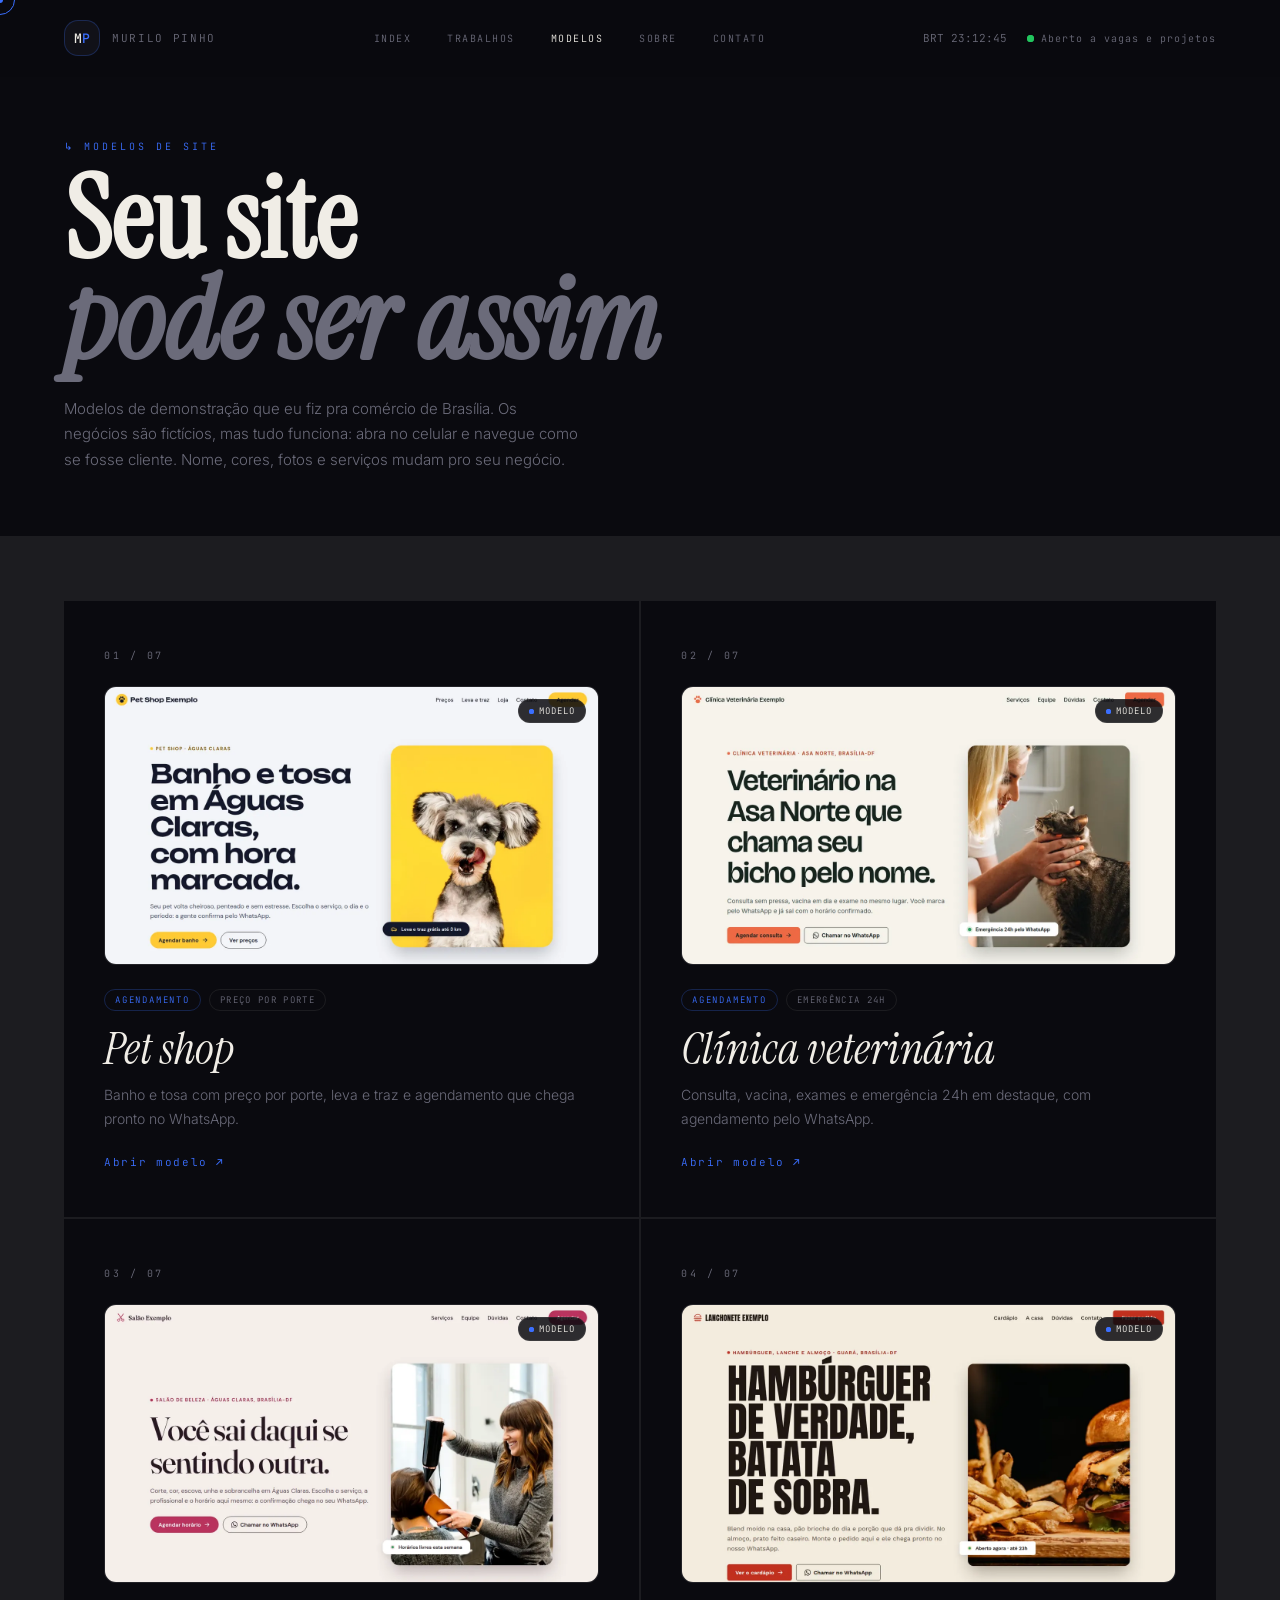
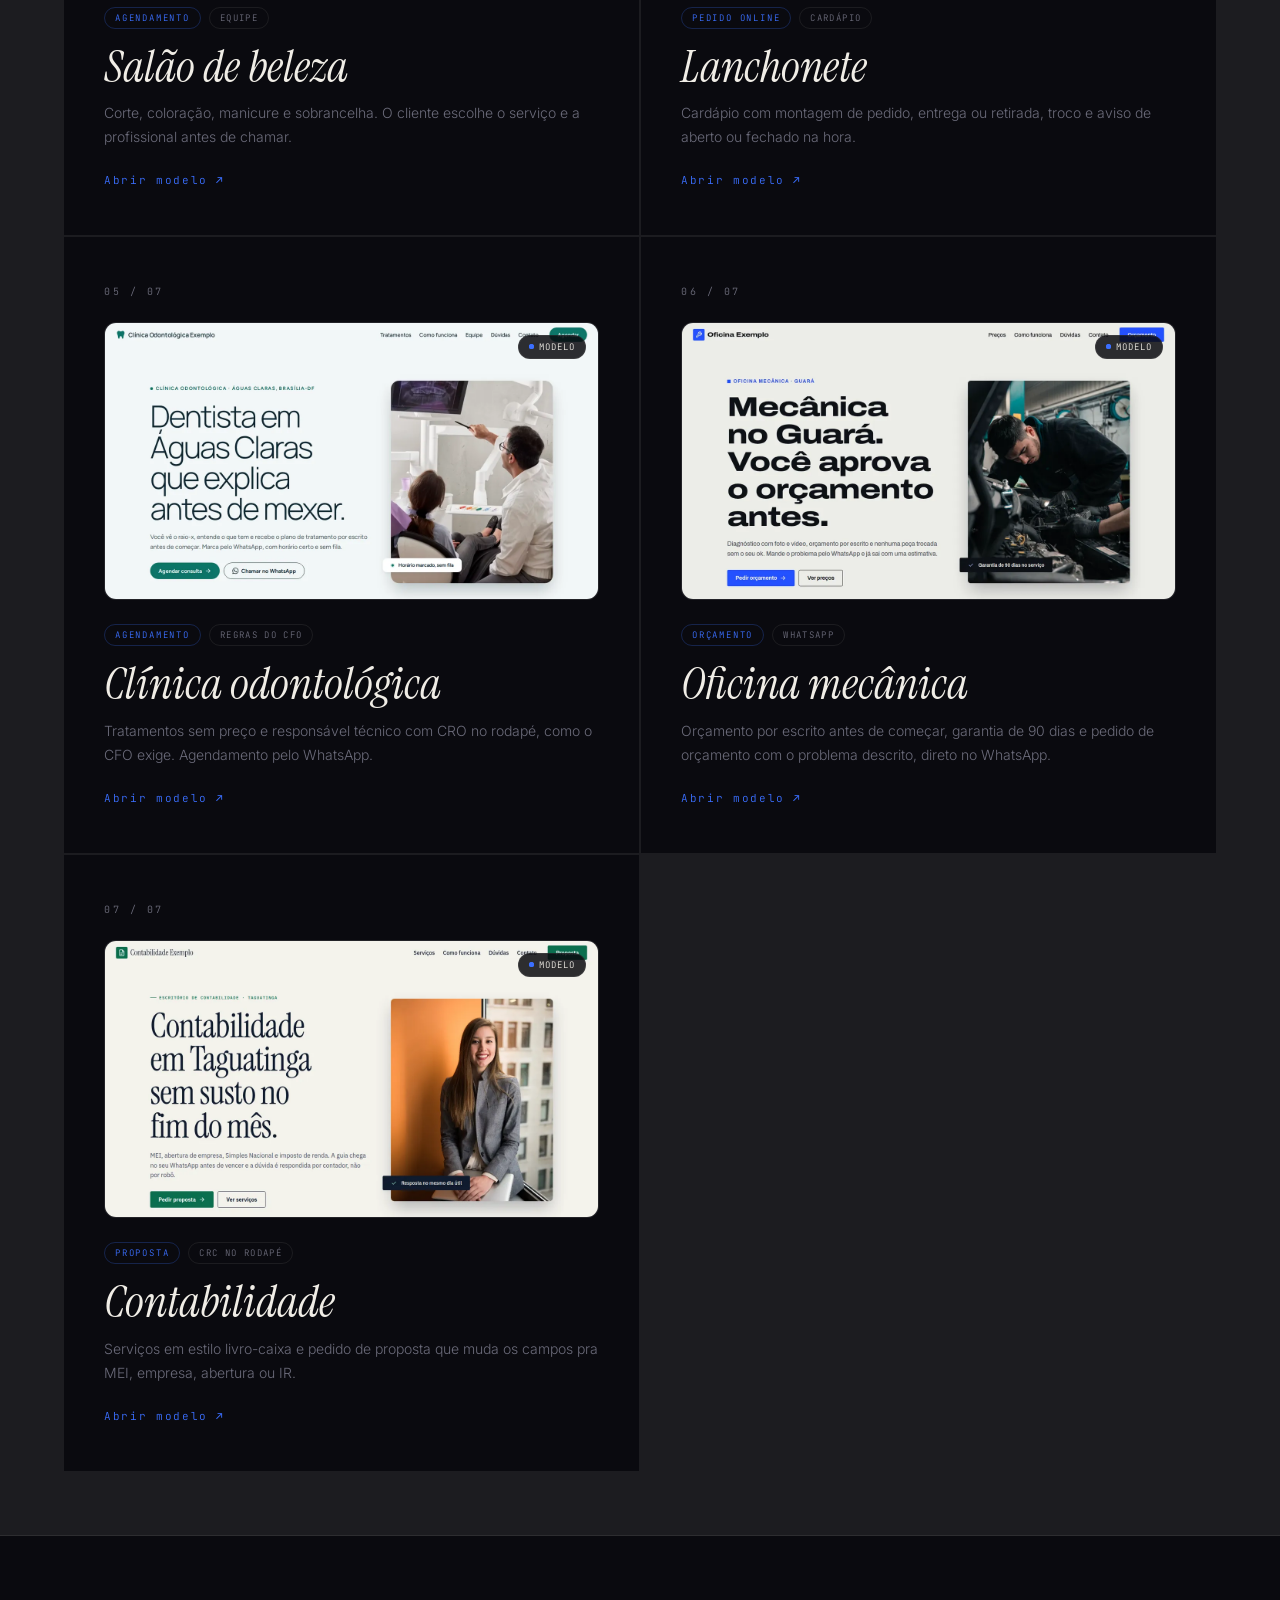
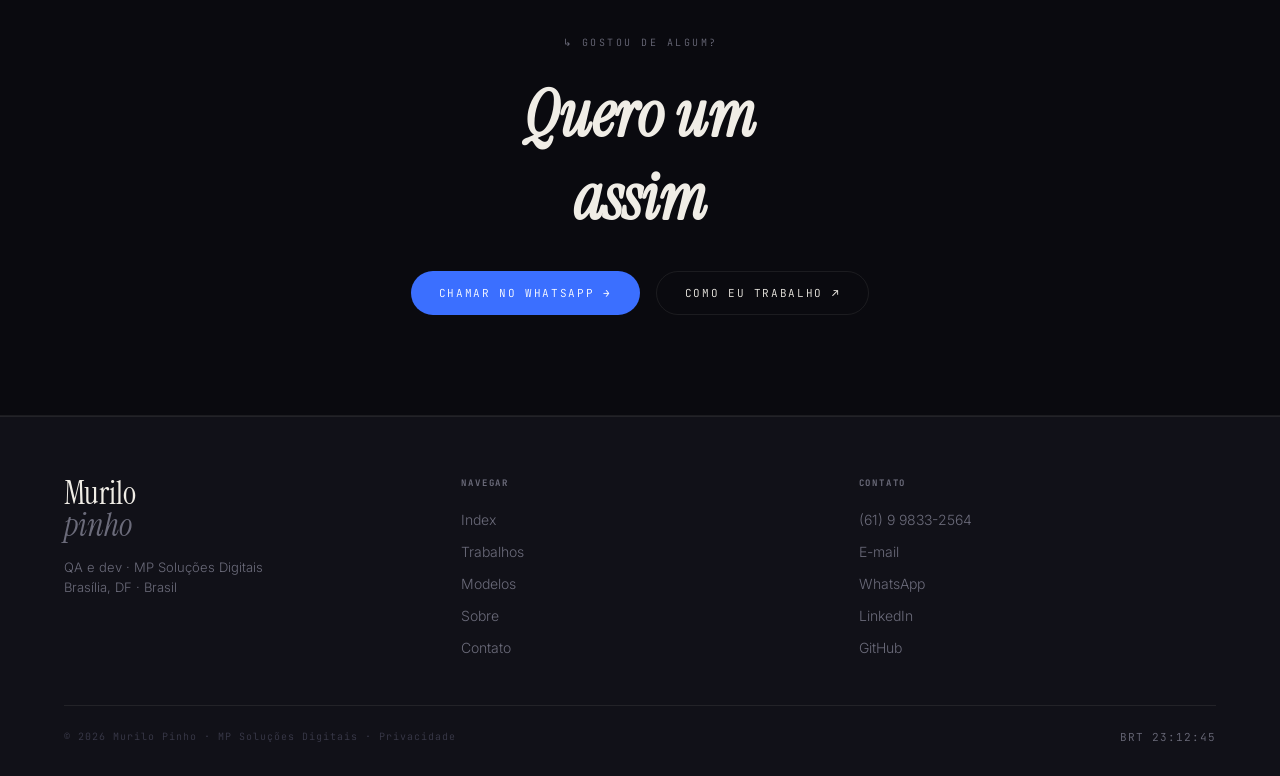
<file: modelos.html>
<!DOCTYPE html>
<html lang="pt-BR">
<head>
  <meta charset="UTF-8">
  <meta name="viewport" content="width=device-width, initial-scale=1.0">
  <title>Modelos de site · Murilo Pinho</title>
  <link rel="canonical" href="https://murilopinho.com.br/modelos">
  <link rel="icon" href="/assets/images/favicon.svg" type="image/svg+xml">
  <meta name="description" content="Modelos de site pra comércio de Brasília: pet shop, veterinário, salão, restaurante, dentista, oficina e contabilidade. Abra e navegue como cliente.">

  <link rel="preconnect" href="https://fonts.googleapis.com">
  <link rel="preconnect" href="https://fonts.gstatic.com" crossorigin>
  <link href="https://fonts.googleapis.com/css2?family=Instrument+Serif:ital@0;1&family=JetBrains+Mono:wght@400;500&family=Inter:wght@300;400;500&display=swap" rel="stylesheet">
  <link rel="stylesheet" href="assets/shared.css">
  <link rel="stylesheet" href="assets/trabalhos.css">
</head>
<body>

<div id="cursor-dot"></div>
<div id="cursor-ring"></div>
<div id="page-overlay"></div>

<nav id="nav">
  <div class="nav-left">
    <a href="/" class="nav-logo"><span>M</span><span>P</span></a>
    <span class="nav-name">Murilo Pinho</span>
  </div>
  <div class="nav-center">
    <a href="/">Index</a>
    <a href="/trabalhos">Trabalhos</a>
    <a href="/modelos" aria-current="page">Modelos</a>
    <a href="/sobre">Sobre</a>
    <a href="/contato">Contato</a>
  </div>
  <div class="nav-right">
    <span class="nav-clock"></span>
    <div class="nav-avail"><span class="dot-green"></span>Aberto a vagas e projetos</div>
    <button class="nav-hamburger" id="nav-hamburger" aria-label="Abrir menu" aria-expanded="false" aria-controls="nav-mobile-menu"><span></span><span></span><span></span></button>
  </div>
</nav>
<div id="nav-mobile-menu">
  <a href="/">Index</a>
  <a href="/trabalhos">Trabalhos</a>
  <a href="/modelos">Modelos</a>
  <a href="/sobre">Sobre</a>
  <a href="/contato">Contato</a>
</div>

<!-- HERO -->
<section id="trabalhos-hero">
  <span class="trabalhos-eyebrow reveal">↳ Modelos de site</span>
  <h1 class="trabalhos-title reveal" data-delay="80">
    Seu site<br><em>pode ser assim</em>
  </h1>
  <p class="trabalhos-sub reveal" data-delay="160">
    Modelos de demonstração que eu fiz pra comércio de Brasília. Os negócios são fictícios, mas tudo funciona: abra no celular e navegue como se fosse cliente. Nome, cores, fotos e serviços mudam pro seu negócio.
  </p>
</section>

<!-- GRID -->
<div id="projetos-grid">
  <a href="https://pet-shop.murilopinho.com.br" target="_blank" rel="noopener" class="projeto-card reveal">
    <div class="projeto-num">01 / 07</div>
    <div class="projeto-img">
      <img src="screenshots/modelo-pet-shop.webp" alt="Topo do modelo de site de pet shop" loading="lazy" width="1280" height="720">
      <div class="projeto-status"><span class="sd-wip"></span>MODELO</div>
    </div>
    <div class="projeto-info">
      <div class="projeto-tags-row">
        <span class="tag">Agendamento</span>
        <span class="tag-plain">Preço por porte</span>
      </div>
      <div class="projeto-title">Pet shop</div>
      <p class="projeto-desc">Banho e tosa com preço por porte, leva e traz e agendamento que chega pronto no WhatsApp.</p>
    </div>
    <div class="projeto-arrow">Abrir modelo ↗</div>
  </a>
  <a href="https://veterinario.murilopinho.com.br" target="_blank" rel="noopener" class="projeto-card reveal" data-delay="80">
    <div class="projeto-num">02 / 07</div>
    <div class="projeto-img">
      <img src="screenshots/modelo-veterinario.webp" alt="Topo do modelo de site de clínica veterinária" loading="lazy" width="1280" height="720">
      <div class="projeto-status"><span class="sd-wip"></span>MODELO</div>
    </div>
    <div class="projeto-info">
      <div class="projeto-tags-row">
        <span class="tag">Agendamento</span>
        <span class="tag-plain">Emergência 24h</span>
      </div>
      <div class="projeto-title">Clínica veterinária</div>
      <p class="projeto-desc">Consulta, vacina, exames e emergência 24h em destaque, com agendamento pelo WhatsApp.</p>
    </div>
    <div class="projeto-arrow">Abrir modelo ↗</div>
  </a>
  <a href="https://salao.murilopinho.com.br" target="_blank" rel="noopener" class="projeto-card reveal">
    <div class="projeto-num">03 / 07</div>
    <div class="projeto-img">
      <img src="screenshots/modelo-salao.webp" alt="Topo do modelo de site de salão de beleza" loading="lazy" width="1280" height="720">
      <div class="projeto-status"><span class="sd-wip"></span>MODELO</div>
    </div>
    <div class="projeto-info">
      <div class="projeto-tags-row">
        <span class="tag">Agendamento</span>
        <span class="tag-plain">Equipe</span>
      </div>
      <div class="projeto-title">Salão de beleza</div>
      <p class="projeto-desc">Corte, coloração, manicure e sobrancelha. O cliente escolhe o serviço e a profissional antes de chamar.</p>
    </div>
    <div class="projeto-arrow">Abrir modelo ↗</div>
  </a>
  <a href="https://restaurante.murilopinho.com.br" target="_blank" rel="noopener" class="projeto-card reveal" data-delay="80">
    <div class="projeto-num">04 / 07</div>
    <div class="projeto-img">
      <img src="screenshots/modelo-restaurante.webp" alt="Topo do modelo de site de lanchonete" loading="lazy" width="1280" height="720">
      <div class="projeto-status"><span class="sd-wip"></span>MODELO</div>
    </div>
    <div class="projeto-info">
      <div class="projeto-tags-row">
        <span class="tag">Pedido online</span>
        <span class="tag-plain">Cardápio</span>
      </div>
      <div class="projeto-title">Lanchonete</div>
      <p class="projeto-desc">Cardápio com montagem de pedido, entrega ou retirada, troco e aviso de aberto ou fechado na hora.</p>
    </div>
    <div class="projeto-arrow">Abrir modelo ↗</div>
  </a>
  <a href="https://odonto.murilopinho.com.br" target="_blank" rel="noopener" class="projeto-card reveal">
    <div class="projeto-num">05 / 07</div>
    <div class="projeto-img">
      <img src="screenshots/modelo-odonto.webp" alt="Topo do modelo de site de clínica odontológica" loading="lazy" width="1280" height="720">
      <div class="projeto-status"><span class="sd-wip"></span>MODELO</div>
    </div>
    <div class="projeto-info">
      <div class="projeto-tags-row">
        <span class="tag">Agendamento</span>
        <span class="tag-plain">Regras do CFO</span>
      </div>
      <div class="projeto-title">Clínica odontológica</div>
      <p class="projeto-desc">Tratamentos sem preço e responsável técnico com CRO no rodapé, como o CFO exige. Agendamento pelo WhatsApp.</p>
    </div>
    <div class="projeto-arrow">Abrir modelo ↗</div>
  </a>
  <a href="https://oficina.murilopinho.com.br" target="_blank" rel="noopener" class="projeto-card reveal" data-delay="80">
    <div class="projeto-num">06 / 07</div>
    <div class="projeto-img">
      <img src="screenshots/modelo-oficina.webp" alt="Topo do modelo de site de oficina mecânica" loading="lazy" width="1280" height="720">
      <div class="projeto-status"><span class="sd-wip"></span>MODELO</div>
    </div>
    <div class="projeto-info">
      <div class="projeto-tags-row">
        <span class="tag">Orçamento</span>
        <span class="tag-plain">WhatsApp</span>
      </div>
      <div class="projeto-title">Oficina mecânica</div>
      <p class="projeto-desc">Orçamento por escrito antes de começar, garantia de 90 dias e pedido de orçamento com o problema descrito, direto no WhatsApp.</p>
    </div>
    <div class="projeto-arrow">Abrir modelo ↗</div>
  </a>
  <a href="https://contabilidade.murilopinho.com.br" target="_blank" rel="noopener" class="projeto-card reveal">
    <div class="projeto-num">07 / 07</div>
    <div class="projeto-img">
      <img src="screenshots/modelo-contabilidade.webp" alt="Topo do modelo de site de contabilidade" loading="lazy" width="1280" height="720">
      <div class="projeto-status"><span class="sd-wip"></span>MODELO</div>
    </div>
    <div class="projeto-info">
      <div class="projeto-tags-row">
        <span class="tag">Proposta</span>
        <span class="tag-plain">CRC no rodapé</span>
      </div>
      <div class="projeto-title">Contabilidade</div>
      <p class="projeto-desc">Serviços em estilo livro-caixa e pedido de proposta que muda os campos pra MEI, empresa, abertura ou IR.</p>
    </div>
    <div class="projeto-arrow">Abrir modelo ↗</div>
  </a>
</div>

<!-- CTA -->
<section class="cta-band">
  <p class="reveal cta-band-eyebrow">↳ Gostou de algum?</p>
  <h2 class="reveal cta-band-title" data-delay="60">
    Quero um<br><em>assim</em>
  </h2>
  <div class="reveal cta-band-actions" data-delay="120">
    <a href="https://wa.me/5561998332564?text=Oi%20Murilo%2C%20vi%20os%20modelos%20no%20seu%20site%20e%20quero%20um%20site%20assim" target="_blank" rel="noopener" class="btn-primary">Chamar no WhatsApp →</a>
    <a href="/case/mp" class="btn-secondary">Como eu trabalho ↗</a>
  </div>
</section>

<!-- FOOTER -->
<footer id="footer">
  <div class="footer-top">
    <div>
      <div class="footer-brand-name">Murilo<br><em>pinho</em></div>
      <p class="footer-tagline">QA e dev · MP Soluções Digitais<br>Brasília, DF · Brasil</p>
    </div>
    <div class="footer-col">
      <h4>Navegar</h4>
      <ul>
        <li><a href="/">Index</a></li>
        <li><a href="/trabalhos">Trabalhos</a></li>
        <li><a href="/modelos">Modelos</a></li>
        <li><a href="/sobre">Sobre</a></li>
        <li><a href="/contato">Contato</a></li>
      </ul>
    </div>
    <div class="footer-col">
      <h4>Contato</h4>
      <ul>
        <li><a href="tel:+5561998332564">(61) 9 9833-2564</a></li>
        <li><a href="mailto:mmurilo.pinho@gmail.com">E-mail</a></li>
        <li><a href="https://wa.me/5561998332564" target="_blank" rel="noopener">WhatsApp</a></li>
        <li><a href="https://linkedin.com/in/murilopinho" target="_blank" rel="noopener">LinkedIn</a></li>
        <li><a href="https://github.com/murilopinho" target="_blank" rel="noopener noreferrer">GitHub</a></li>
      </ul>
    </div>
  </div>
  <div class="footer-bottom">
    <span>© 2026 Murilo Pinho · MP Soluções Digitais · <a href="/privacidade">Privacidade</a></span>
    <span class="nav-clock"></span>
  </div>
</footer>

<script src="assets/shared.js"></script>
</body>
</html>
</file>
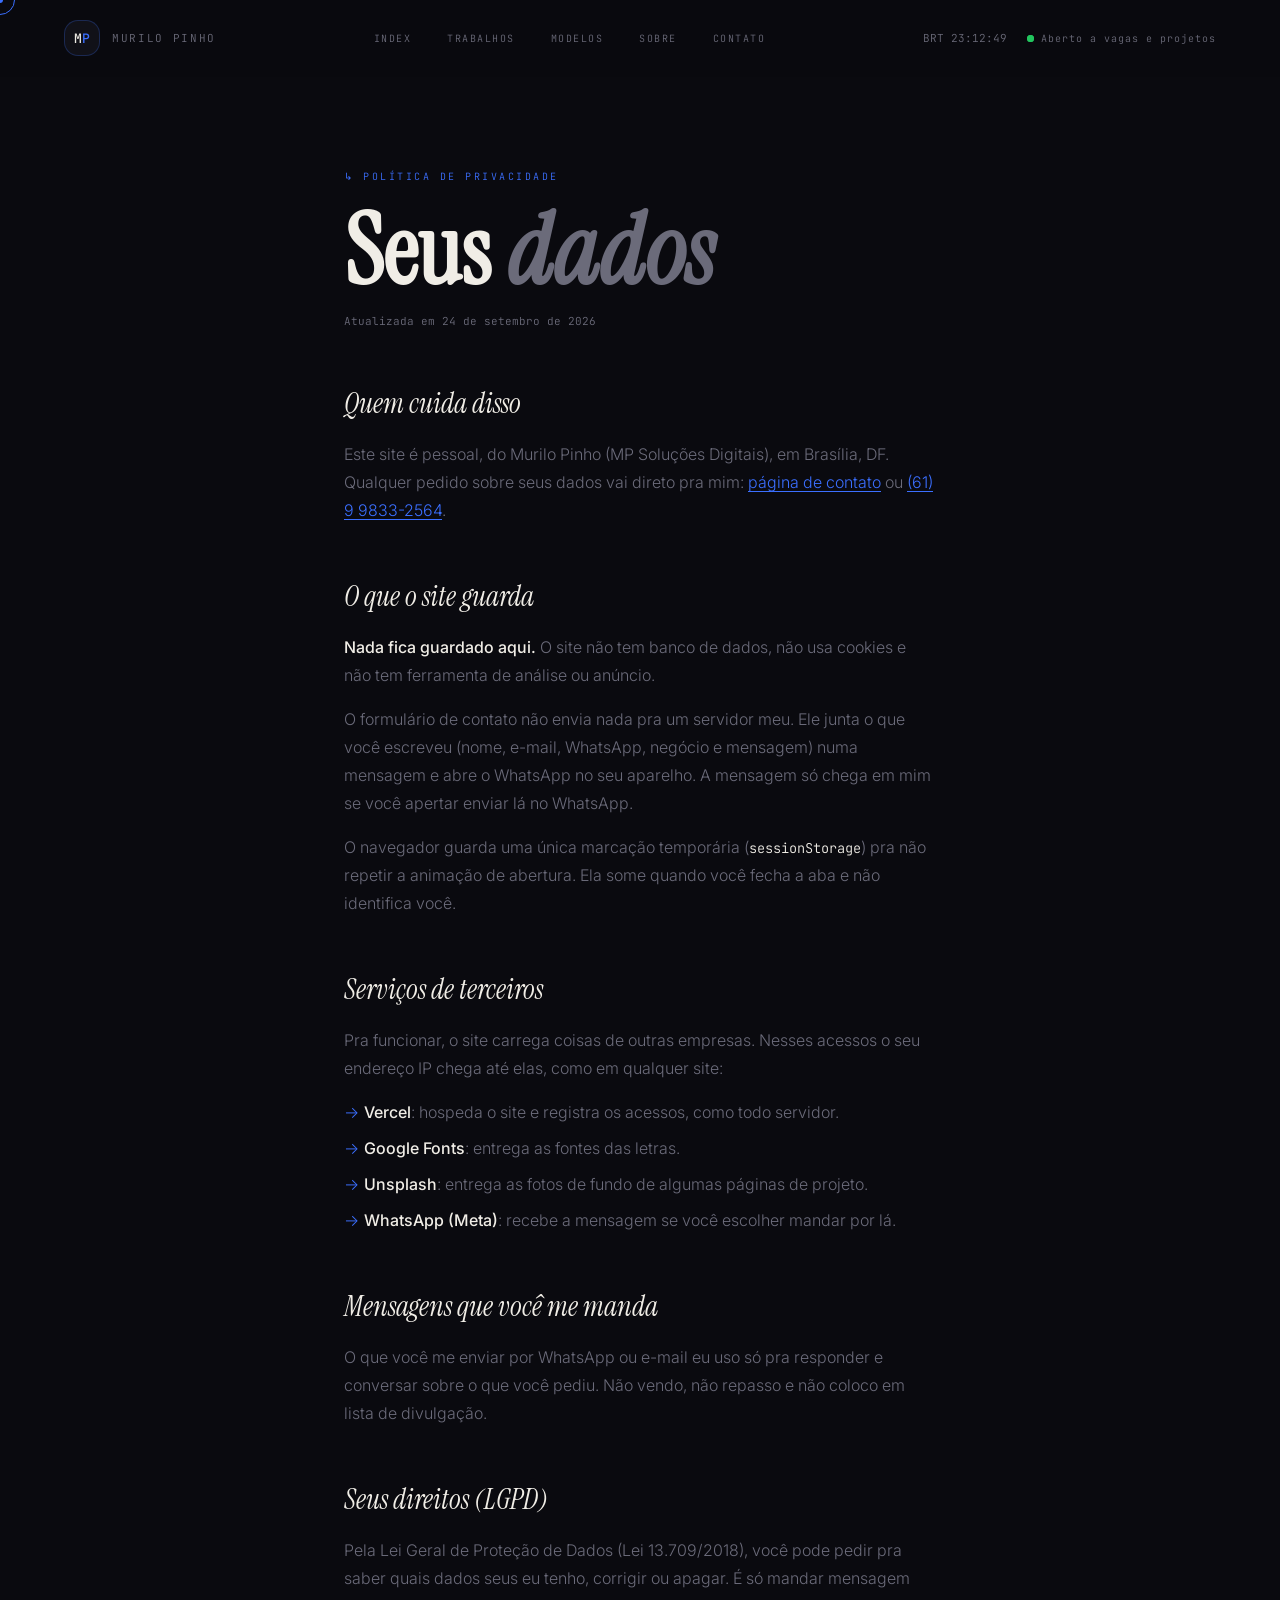
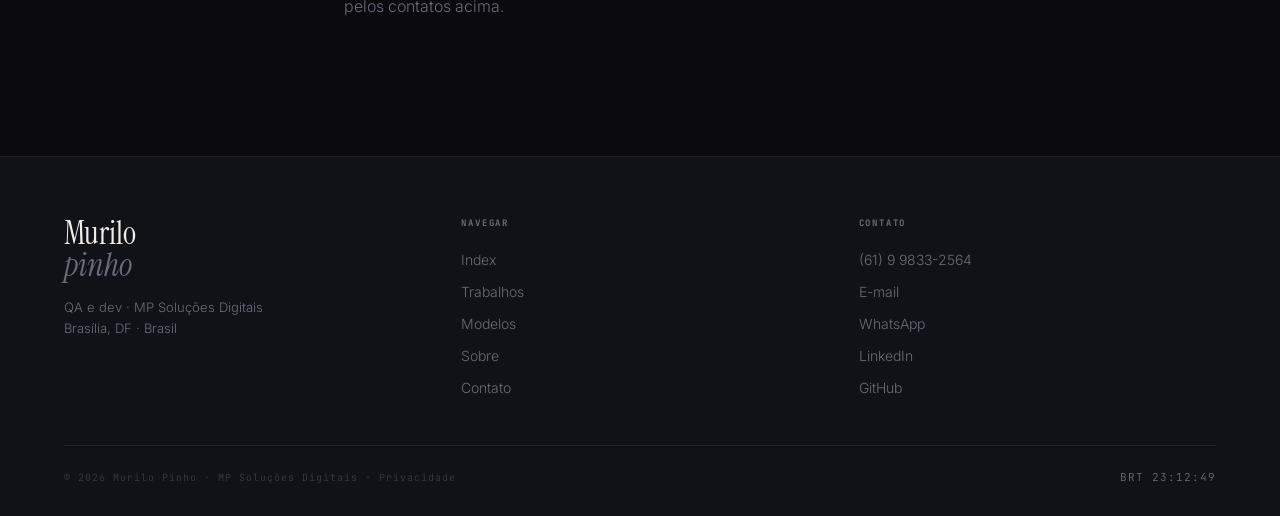
<file: privacidade.html>
<!DOCTYPE html>
<html lang="pt-BR">
<head>
  <meta charset="UTF-8">
  <meta name="viewport" content="width=device-width, initial-scale=1.0">
  <title>Privacidade · Murilo Pinho</title>
  <link rel="icon" href="/assets/images/favicon.svg" type="image/svg+xml">
  <meta name="description" content="Como o site murilopinho.com.br trata seus dados: o que é coletado, com quem é compartilhado e como pedir para apagar.">

  <meta property="og:title"       content="Privacidade · Murilo Pinho">
  <meta property="og:description" content="Como o site murilopinho.com.br trata seus dados: o que é coletado, com quem é compartilhado e como pedir para apagar.">
  <meta property="og:type"        content="website">
  <meta property="og:url"         content="https://murilopinho.com.br/privacidade">
  <meta property="og:image"       content="https://murilopinho.com.br/assets/images/og-cover.jpg">
  <meta property="og:locale"      content="pt_BR">
  <meta name="twitter:card"       content="summary_large_image">

  <link rel="preconnect" href="https://fonts.googleapis.com">
  <link rel="preconnect" href="https://fonts.gstatic.com" crossorigin>
  <link href="https://fonts.googleapis.com/css2?family=Instrument+Serif:ital@0;1&family=JetBrains+Mono:wght@400;500&family=Inter:wght@300;400;500&display=swap" rel="stylesheet">
  <link rel="stylesheet" href="/assets/shared.css">
  <link rel="stylesheet" href="/assets/legal.css">
  <link rel="canonical" href="https://murilopinho.com.br/privacidade">
</head>
<body>

<div id="cursor-dot"></div>
<div id="cursor-ring"></div>
<div id="page-overlay"></div>

<nav id="nav">
  <div class="nav-left">
    <a href="/" class="nav-logo"><span>M</span><span>P</span></a>
    <span class="nav-name">Murilo Pinho</span>
  </div>
  <div class="nav-center">
    <a href="/">Index</a>
    <a href="/trabalhos">Trabalhos</a>
    <a href="/modelos">Modelos</a>
    <a href="/sobre">Sobre</a>
    <a href="/contato">Contato</a>
  </div>
  <div class="nav-right">
    <span class="nav-clock"></span>
    <div class="nav-avail"><span class="dot-green"></span>Aberto a vagas e projetos</div>
    <button class="nav-hamburger" id="nav-hamburger" aria-label="Abrir menu" aria-expanded="false" aria-controls="nav-mobile-menu"><span></span><span></span><span></span></button>
  </div>
</nav>
<div id="nav-mobile-menu">
  <a href="/">Index</a>
  <a href="/trabalhos">Trabalhos</a>
  <a href="/modelos">Modelos</a>
  <a href="/sobre">Sobre</a>
  <a href="/contato">Contato</a>
</div>

<main id="main" class="legal">
  <span class="legal-eyebrow">↳ Política de privacidade</span>
  <h1 class="legal-title">Seus <em>dados</em></h1>
  <p class="legal-updated">Atualizada em 24 de setembro de 2026</p>

  <h2>Quem cuida disso</h2>
  <p>Este site é pessoal, do Murilo Pinho (MP Soluções Digitais), em Brasília, DF. Qualquer pedido sobre seus dados vai direto pra mim: <a href="/contato">página de contato</a> ou <a href="tel:+5561998332564">(61) 9 9833-2564</a>.</p>

  <h2>O que o site guarda</h2>
  <p><strong>Nada fica guardado aqui.</strong> O site não tem banco de dados, não usa cookies e não tem ferramenta de análise ou anúncio.</p>
  <p>O formulário de contato não envia nada pra um servidor meu. Ele junta o que você escreveu (nome, e-mail, WhatsApp, negócio e mensagem) numa mensagem e abre o WhatsApp no seu aparelho. A mensagem só chega em mim se você apertar enviar lá no WhatsApp.</p>
  <p>O navegador guarda uma única marcação temporária (<code>sessionStorage</code>) pra não repetir a animação de abertura. Ela some quando você fecha a aba e não identifica você.</p>

  <h2>Serviços de terceiros</h2>
  <p>Pra funcionar, o site carrega coisas de outras empresas. Nesses acessos o seu endereço IP chega até elas, como em qualquer site:</p>
  <ul>
    <li><strong>Vercel</strong>: hospeda o site e registra os acessos, como todo servidor.</li>
    <li><strong>Google Fonts</strong>: entrega as fontes das letras.</li>
    <li><strong>Unsplash</strong>: entrega as fotos de fundo de algumas páginas de projeto.</li>
    <li><strong>WhatsApp (Meta)</strong>: recebe a mensagem se você escolher mandar por lá.</li>
  </ul>

  <h2>Mensagens que você me manda</h2>
  <p>O que você me enviar por WhatsApp ou e-mail eu uso só pra responder e conversar sobre o que você pediu. Não vendo, não repasso e não coloco em lista de divulgação.</p>

  <h2>Seus direitos (LGPD)</h2>
  <p>Pela Lei Geral de Proteção de Dados (Lei 13.709/2018), você pode pedir pra saber quais dados seus eu tenho, corrigir ou apagar. É só mandar mensagem pelos contatos acima.</p>
</main>

<footer id="footer">
  <div class="footer-top">
    <div>
      <div class="footer-brand-name">Murilo<br><em>pinho</em></div>
      <p class="footer-tagline">QA e dev · MP Soluções Digitais<br>Brasília, DF · Brasil</p>
    </div>
    <div class="footer-col">
      <h4>Navegar</h4>
      <ul>
        <li><a href="/">Index</a></li>
        <li><a href="/trabalhos">Trabalhos</a></li>
        <li><a href="/modelos">Modelos</a></li>
        <li><a href="/sobre">Sobre</a></li>
        <li><a href="/contato">Contato</a></li>
      </ul>
    </div>
    <div class="footer-col">
      <h4>Contato</h4>
      <ul>
        <li><a href="tel:+5561998332564">(61) 9 9833-2564</a></li>
        <li><a href="mailto:mmurilo.pinho@gmail.com">E-mail</a></li>
        <li><a href="https://wa.me/5561998332564" target="_blank" rel="noopener noreferrer">WhatsApp</a></li>
        <li><a href="https://linkedin.com/in/murilopinho" target="_blank" rel="noopener noreferrer">LinkedIn</a></li>
        <li><a href="https://github.com/murilopinho" target="_blank" rel="noopener noreferrer">GitHub</a></li>
      </ul>
    </div>
  </div>
  <div class="footer-bottom">
    <span>© 2026 Murilo Pinho · MP Soluções Digitais · <a href="/privacidade">Privacidade</a></span>
    <span class="nav-clock"></span>
  </div>
</footer>

<script src="/assets/shared.js"></script>
</body>
</html>
</file>
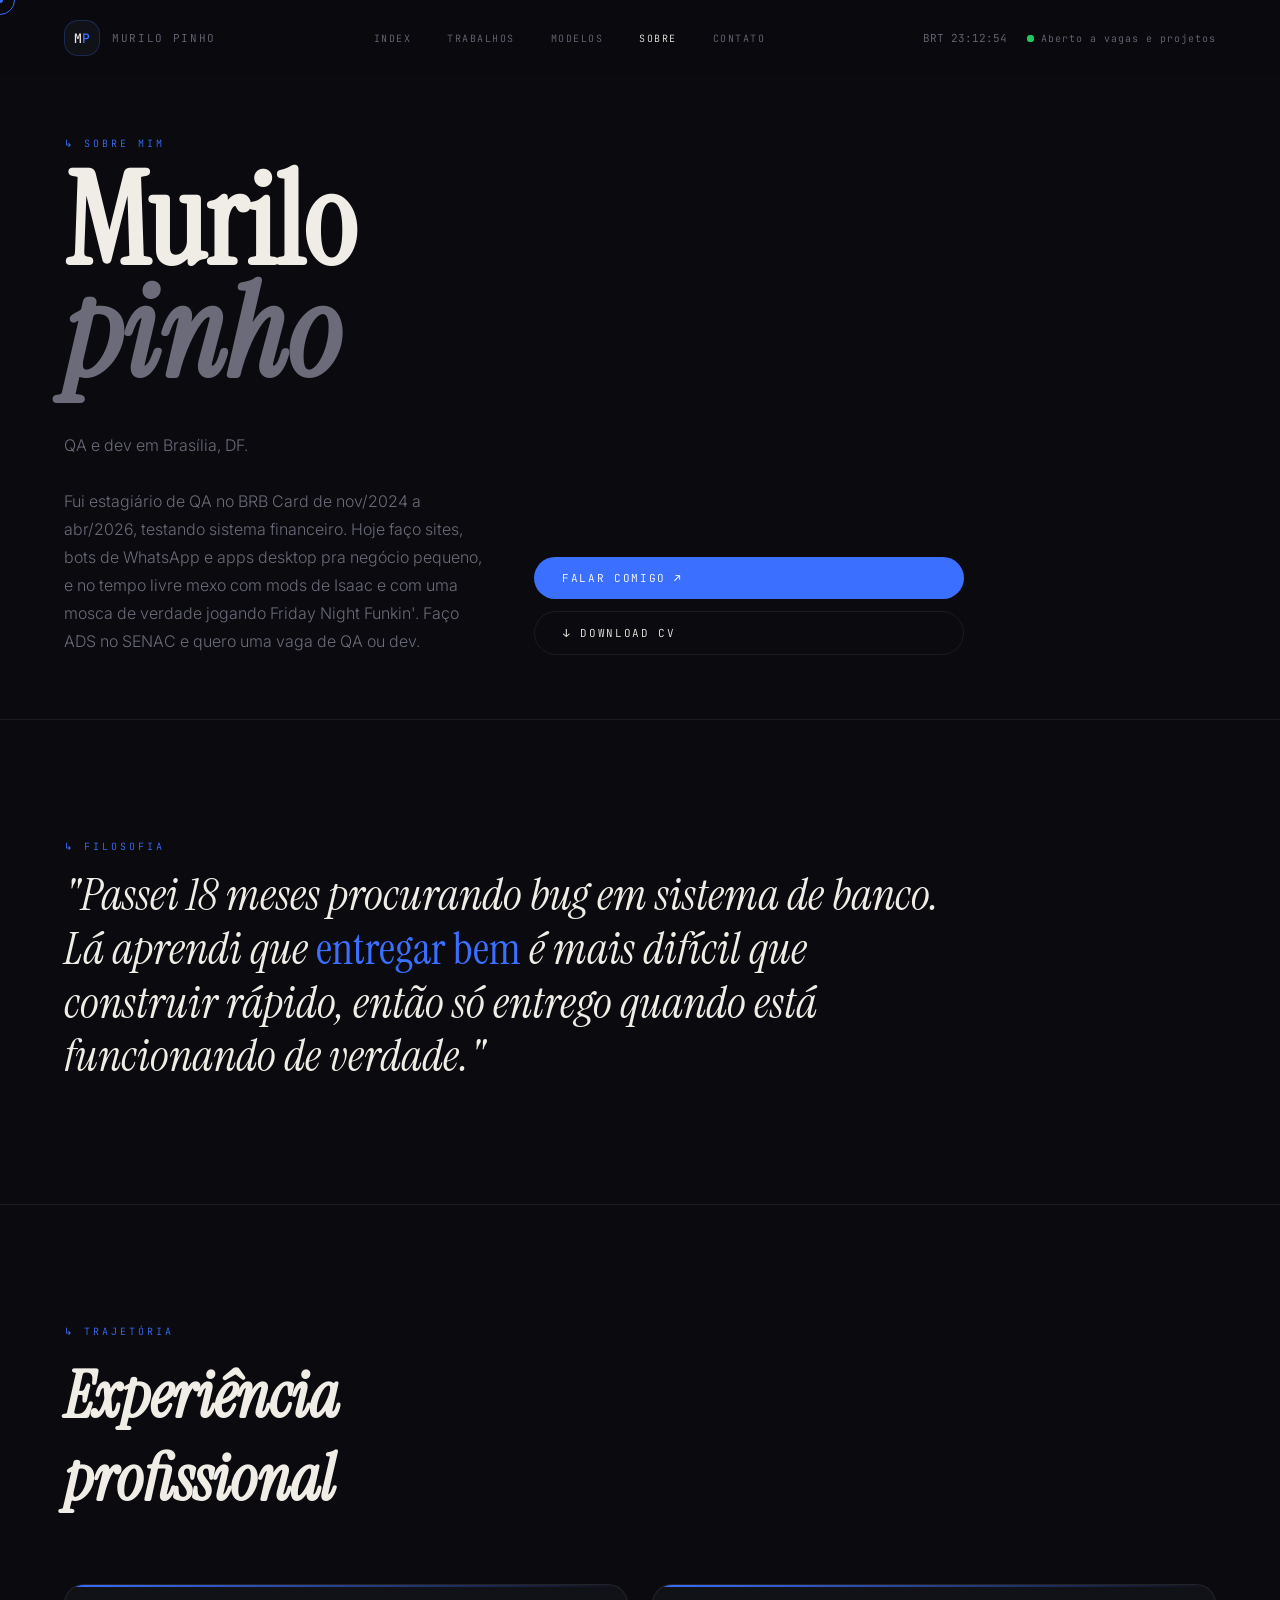
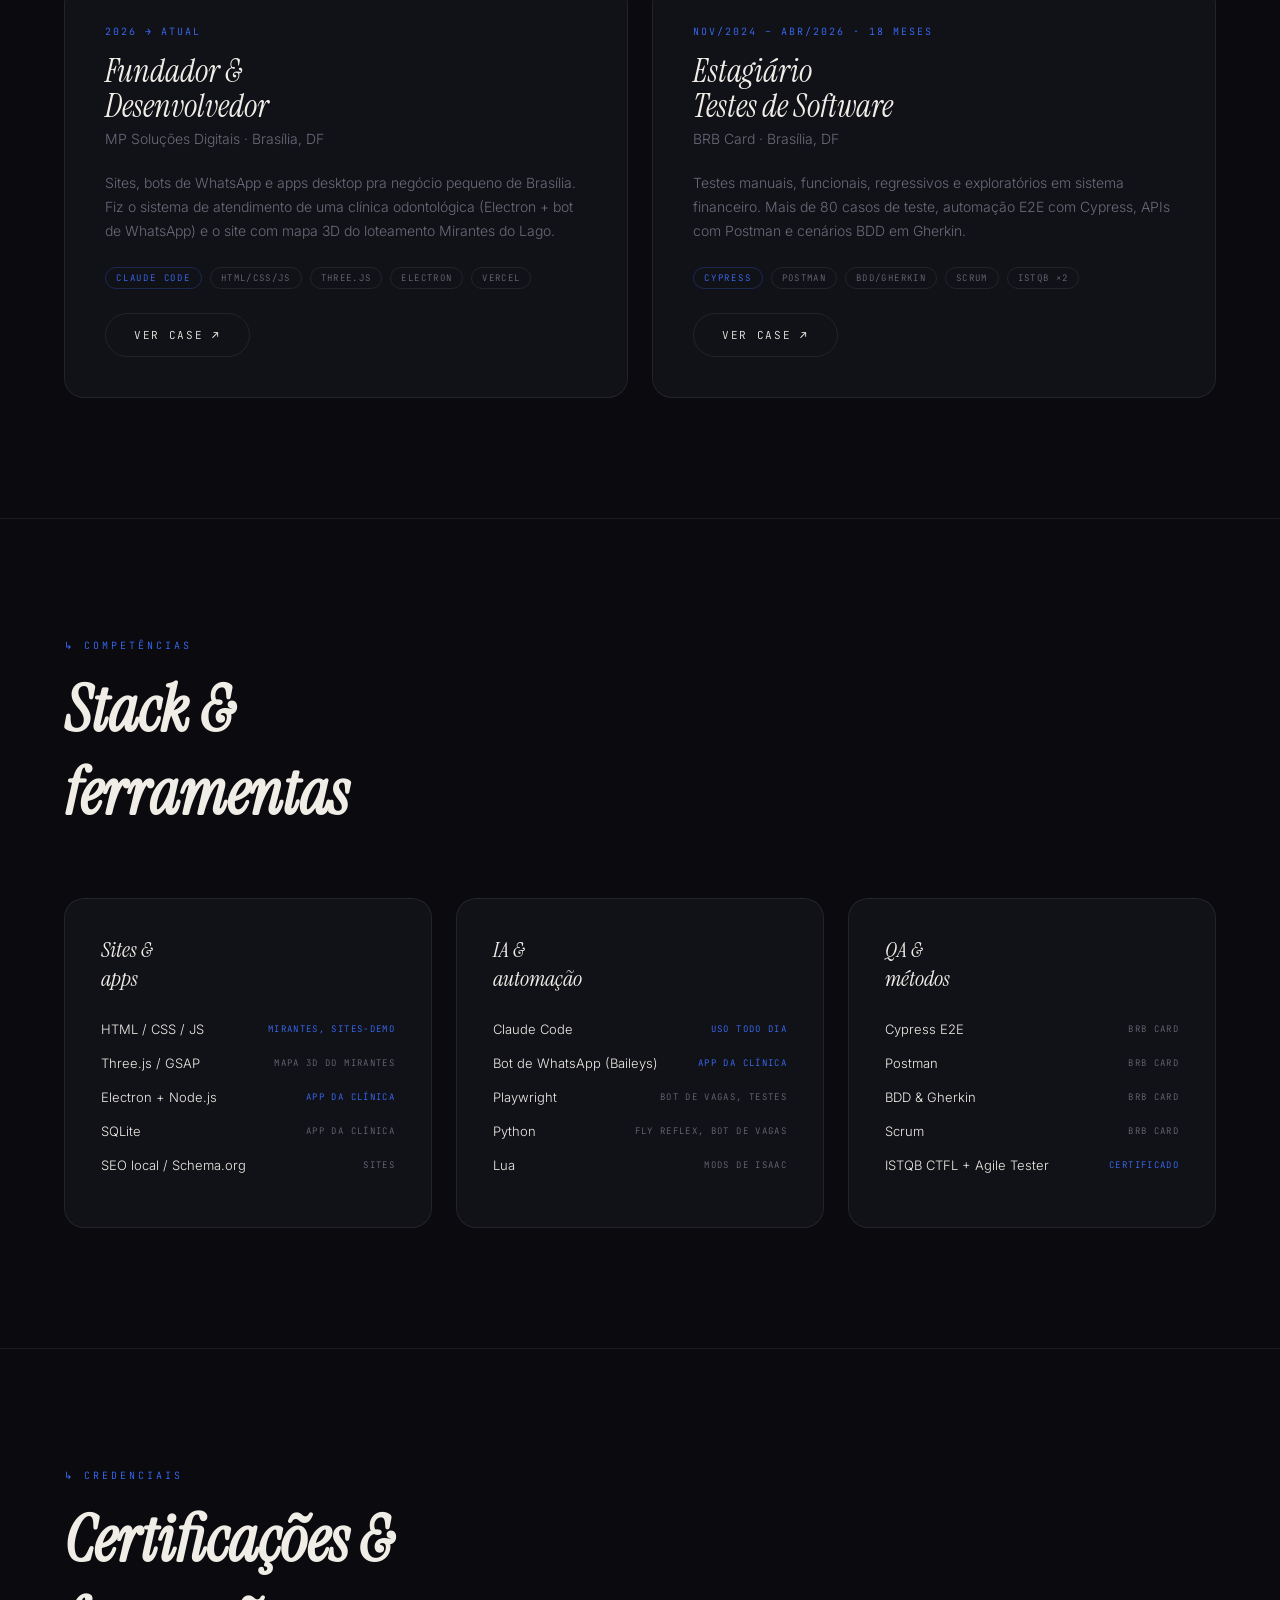
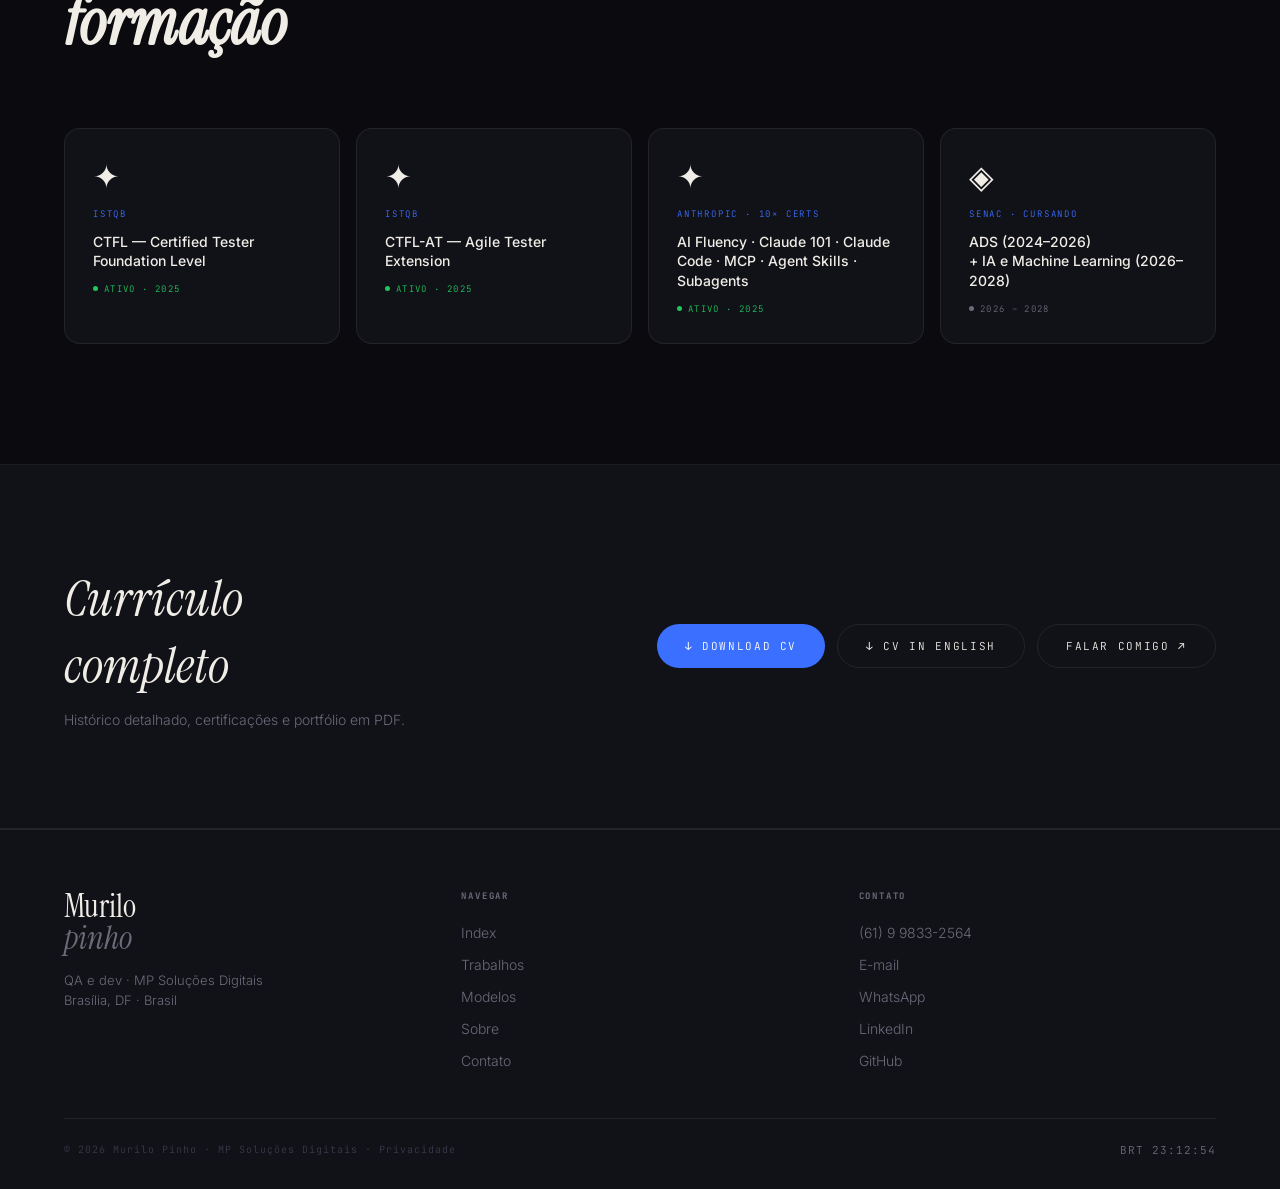
<file: sobre.html>
<!DOCTYPE html>
<html lang="pt-BR">
<head>
  <meta charset="UTF-8">
  <meta name="viewport" content="width=device-width, initial-scale=1.0">
  <title>Sobre · Murilo Pinho</title>
  <link rel="canonical" href="https://murilopinho.com.br/sobre">
  <link rel="icon" href="/assets/images/favicon.svg" type="image/svg+xml">
  <meta name="description" content="QA com 18 meses de BRB Card e dev de sites, bots de WhatsApp e apps desktop. Brasília, DF.">

  <meta property="og:title"       content="Sobre · Murilo Pinho">
  <meta property="og:description" content="QA com 18 meses de BRB Card e dev de sites, bots de WhatsApp e apps desktop. Brasília, DF.">
  <meta property="og:type"        content="website">
  <meta property="og:url"         content="https://murilopinho.com.br/sobre">
  <meta property="og:image"       content="https://murilopinho.com.br/assets/images/og-cover.jpg">
  <meta property="og:locale"      content="pt_BR">
  <meta name="twitter:card"       content="summary_large_image">

  <link rel="preconnect" href="https://fonts.googleapis.com">
  <link rel="preconnect" href="https://fonts.gstatic.com" crossorigin>
  <link href="https://fonts.googleapis.com/css2?family=Instrument+Serif:ital@0;1&family=JetBrains+Mono:wght@400;500&family=Inter:wght@300;400;500&display=swap" rel="stylesheet">
  <link rel="stylesheet" href="assets/shared.css">
  <link rel="stylesheet" href="assets/sobre.css">
</head>
<body>

<div id="cursor-dot"></div>
<div id="cursor-ring"></div>
<div id="page-overlay"></div>

<nav id="nav">
  <div class="nav-left">
    <a href="/" class="nav-logo"><span>M</span><span>P</span></a>
    <span class="nav-name">Murilo Pinho</span>
  </div>
  <div class="nav-center">
    <a href="/">Index</a>
    <a href="/trabalhos">Trabalhos</a>
    <a href="/modelos">Modelos</a>
    <a href="/sobre" aria-current="page">Sobre</a>
    <a href="/contato">Contato</a>
  </div>
  <div class="nav-right">
    <span class="nav-clock"></span>
    <div class="nav-avail"><span class="dot-green"></span>Aberto a vagas e projetos</div>
    <button class="nav-hamburger" id="nav-hamburger" aria-label="Abrir menu" aria-expanded="false" aria-controls="nav-mobile-menu"><span></span><span></span><span></span></button>
  </div>
</nav>
<div id="nav-mobile-menu">
  <a href="/">Index</a>
  <a href="/trabalhos">Trabalhos</a>
  <a href="/modelos">Modelos</a>
  <a href="/sobre">Sobre</a>
  <a href="/contato">Contato</a>
</div>

<section id="sobre-hero">
  <div class="sobre-hero-content">
    <span class="sobre-eyebrow reveal">↳ Sobre mim</span>
    <h1 class="sobre-name reveal" data-delay="80">
      Murilo<br><em>pinho</em>
    </h1>
    <div class="sobre-hero-foot reveal" data-delay="160">
      <p class="sobre-hero-bio">
        QA e dev em Brasília, DF.<br><br>
        Fui estagiário de QA no BRB Card de nov/2024 a abr/2026, testando sistema financeiro. Hoje faço sites, bots de WhatsApp e apps desktop pra negócio pequeno, e no tempo livre mexo com mods de Isaac e com uma mosca de verdade jogando Friday Night Funkin'. Faço ADS no SENAC e quero uma vaga de QA ou dev.
      </p>
      <div class="sobre-hero-links">
        <a href="/contato" class="btn-primary">Falar comigo ↗</a>
        <a href="uploads/murilo-pinho-cv.pdf" download class="btn-secondary">↓ Download CV</a>
      </div>
    </div>
  </div>
</section>

<section id="filosofia">
  <span class="section-eyebrow reveal">↳ Filosofia</span>
  <p class="filosofia-text reveal" data-delay="80">
    "Passei 18 meses procurando bug em sistema de banco. Lá aprendi que <em>entregar bem</em> é mais difícil que construir rápido, então só entrego quando está funcionando de verdade."
  </p>
</section>

<section id="experiencia">
  <div class="exp-header reveal">
    <span class="section-eyebrow">↳ Trajetória</span>
    <h2 class="section-title">Experiência<br><em>profissional</em></h2>
  </div>
  <div class="exp-grid">
    <div class="exp-card reveal">
      <div class="exp-card-period">2026 → atual</div>
      <div class="exp-card-role">Fundador &<br><em>Desenvolvedor</em></div>
      <div class="exp-card-company">MP Soluções Digitais · Brasília, DF</div>
      <p class="exp-card-desc">
        Sites, bots de WhatsApp e apps desktop pra negócio pequeno de Brasília. Fiz o sistema de atendimento de uma clínica odontológica (Electron + bot de WhatsApp) e o site com mapa 3D do loteamento Mirantes do Lago.
      </p>
      <div class="exp-card-stack">
        <span class="tag">Claude Code</span>
        <span class="tag-plain">HTML/CSS/JS</span>
        <span class="tag-plain">Three.js</span>
        <span class="tag-plain">Electron</span>
        <span class="tag-plain">Vercel</span>
      </div>
      <div class="exp-card-actions">
        <a href="/case/mp" class="btn-secondary">Ver case ↗</a>
      </div>
    </div>
    <div class="exp-card reveal" data-delay="80">
      <div class="exp-card-period">Nov/2024 – Abr/2026 · 18 meses</div>
      <div class="exp-card-role">Estagiário<br><em>Testes de Software</em></div>
      <div class="exp-card-company">BRB Card · Brasília, DF</div>
      <p class="exp-card-desc">
        Testes manuais, funcionais, regressivos e exploratórios em sistema financeiro. Mais de 80 casos de teste, automação E2E com Cypress, APIs com Postman e cenários BDD em Gherkin.
      </p>
      <div class="exp-card-stack">
        <span class="tag">Cypress</span>
        <span class="tag-plain">Postman</span>
        <span class="tag-plain">BDD/Gherkin</span>
        <span class="tag-plain">Scrum</span>
        <span class="tag-plain">ISTQB ×2</span>
      </div>
      <div class="exp-card-actions">
        <a href="/case/qa-brb" class="btn-secondary">Ver case ↗</a>
      </div>
    </div>
  </div>
</section>

<section id="skills">
  <div class="reveal">
    <span class="section-eyebrow">↳ Competências</span>
    <h2 class="section-title">Stack &<br><em>ferramentas</em></h2>
  </div>
  <div class="skills-grid">
    <div class="skill-group reveal">
      <div class="skill-group-title">Sites &amp;<br><em>apps</em></div>
      <div class="skill-bar-item">
        <div class="skill-bar-top">
          <span class="skill-bar-name">HTML / CSS / JS</span>
          <span class="skill-bar-level top">Mirantes, sites-demo</span>
        </div>
      </div>
      <div class="skill-bar-item">
        <div class="skill-bar-top">
          <span class="skill-bar-name">Three.js / GSAP</span>
          <span class="skill-bar-level">mapa 3D do Mirantes</span>
        </div>
      </div>
      <div class="skill-bar-item">
        <div class="skill-bar-top">
          <span class="skill-bar-name">Electron + Node.js</span>
          <span class="skill-bar-level top">app da clínica</span>
        </div>
      </div>
      <div class="skill-bar-item">
        <div class="skill-bar-top">
          <span class="skill-bar-name">SQLite</span>
          <span class="skill-bar-level">app da clínica</span>
        </div>
      </div>
      <div class="skill-bar-item">
        <div class="skill-bar-top">
          <span class="skill-bar-name">SEO local / Schema.org</span>
          <span class="skill-bar-level">sites</span>
        </div>
      </div>
    </div>
    <div class="skill-group reveal" data-delay="80">
      <div class="skill-group-title">IA &amp;<br><em>automação</em></div>
      <div class="skill-bar-item">
        <div class="skill-bar-top">
          <span class="skill-bar-name">Claude Code</span>
          <span class="skill-bar-level top">uso todo dia</span>
        </div>
      </div>
      <div class="skill-bar-item">
        <div class="skill-bar-top">
          <span class="skill-bar-name">Bot de WhatsApp (Baileys)</span>
          <span class="skill-bar-level top">app da clínica</span>
        </div>
      </div>
      <div class="skill-bar-item">
        <div class="skill-bar-top">
          <span class="skill-bar-name">Playwright</span>
          <span class="skill-bar-level">bot de vagas, testes</span>
        </div>
      </div>
      <div class="skill-bar-item">
        <div class="skill-bar-top">
          <span class="skill-bar-name">Python</span>
          <span class="skill-bar-level">Fly Reflex, bot de vagas</span>
        </div>
      </div>
      <div class="skill-bar-item">
        <div class="skill-bar-top">
          <span class="skill-bar-name">Lua</span>
          <span class="skill-bar-level">mods de Isaac</span>
        </div>
      </div>
    </div>
    <div class="skill-group reveal" data-delay="160">
      <div class="skill-group-title">QA &amp;<br><em>métodos</em></div>
      <div class="skill-bar-item">
        <div class="skill-bar-top">
          <span class="skill-bar-name">Cypress E2E</span>
          <span class="skill-bar-level">BRB Card</span>
        </div>
      </div>
      <div class="skill-bar-item">
        <div class="skill-bar-top">
          <span class="skill-bar-name">Postman</span>
          <span class="skill-bar-level">BRB Card</span>
        </div>
      </div>
      <div class="skill-bar-item">
        <div class="skill-bar-top">
          <span class="skill-bar-name">BDD &amp; Gherkin</span>
          <span class="skill-bar-level">BRB Card</span>
        </div>
      </div>
      <div class="skill-bar-item">
        <div class="skill-bar-top">
          <span class="skill-bar-name">Scrum</span>
          <span class="skill-bar-level">BRB Card</span>
        </div>
      </div>
      <div class="skill-bar-item">
        <div class="skill-bar-top">
          <span class="skill-bar-name">ISTQB CTFL + Agile Tester</span>
          <span class="skill-bar-level top">certificado</span>
        </div>
      </div>
    </div>
  </div>
</section>

<section id="certificacoes">
  <div class="reveal">
    <span class="section-eyebrow">↳ Credenciais</span>
    <h2 class="section-title">Certificações &<br><em>formação</em></h2>
  </div>
  <div class="cert-grid">
    <div class="cert-card reveal">
      <div class="cert-badge">✦</div>
      <div class="cert-org">ISTQB</div>
      <div class="cert-name">CTFL — Certified Tester<br>Foundation Level</div>
      <div class="cert-status">Ativo · 2025</div>
    </div>
    <div class="cert-card reveal" data-delay="60">
      <div class="cert-badge">✦</div>
      <div class="cert-org">ISTQB</div>
      <div class="cert-name">CTFL-AT — Agile Tester<br>Extension</div>
      <div class="cert-status">Ativo · 2025</div>
    </div>
    <div class="cert-card reveal" data-delay="120">
      <div class="cert-badge">✦</div>
      <div class="cert-org">Anthropic · 10× certs</div>
      <div class="cert-name">AI Fluency · Claude 101 · Claude Code · MCP · Agent Skills · Subagents</div>
      <div class="cert-status">Ativo · 2025</div>
    </div>
    <div class="cert-card reveal" data-delay="180">
      <div class="cert-badge">◈</div>
      <div class="cert-org">SENAC · cursando</div>
      <div class="cert-name">ADS (2024–2026)<br>+ IA e Machine Learning (2026–2028)</div>
      <div class="cert-status pending">2026 – 2028</div>
    </div>
  </div>
</section>

<section id="cv-cta">
  <div class="cv-cta-text reveal">
    <div class="cv-cta-title">Currículo<br><em>completo</em></div>
    <p class="cv-cta-sub">Histórico detalhado, certificações e portfólio em PDF.</p>
  </div>
  <div class="cv-cta-actions reveal" data-delay="80">
    <a href="uploads/murilo-pinho-cv.pdf" download class="btn-primary">↓ Download CV</a>
    <a href="uploads/murilo-pinho-cv-en.pdf" download class="btn-secondary" lang="en">↓ CV in English</a>
    <a href="/contato" class="btn-secondary">Falar comigo ↗</a>
  </div>
</section>

<footer id="footer">
  <div class="footer-top">
    <div>
      <div class="footer-brand-name">Murilo<br><em>pinho</em></div>
      <p class="footer-tagline">QA e dev · MP Soluções Digitais<br>Brasília, DF · Brasil</p>
    </div>
    <div class="footer-col">
      <h4>Navegar</h4>
      <ul>
        <li><a href="/">Index</a></li>
        <li><a href="/trabalhos">Trabalhos</a></li>
        <li><a href="/modelos">Modelos</a></li>
        <li><a href="/sobre">Sobre</a></li>
        <li><a href="/contato">Contato</a></li>
      </ul>
    </div>
    <div class="footer-col">
      <h4>Contato</h4>
      <ul>
        <li><a href="tel:+5561998332564">(61) 9 9833-2564</a></li>
        <li><a href="mailto:mmurilo.pinho@gmail.com">E-mail</a></li>
        <li><a href="https://wa.me/5561998332564" target="_blank" rel="noopener noreferrer">WhatsApp</a></li>
        <li><a href="https://linkedin.com/in/murilopinho" target="_blank" rel="noopener noreferrer">LinkedIn</a></li>
        <li><a href="https://github.com/murilopinho" target="_blank" rel="noopener noreferrer">GitHub</a></li>
      </ul>
    </div>
  </div>
  <div class="footer-bottom">
    <span>© 2026 Murilo Pinho · MP Soluções Digitais · <a href="/privacidade">Privacidade</a></span>
    <span class="nav-clock"></span>
  </div>
</footer>

<script src="assets/shared.js"></script>
<script src="assets/sobre.js"></script>
</body>
</html>
</file>
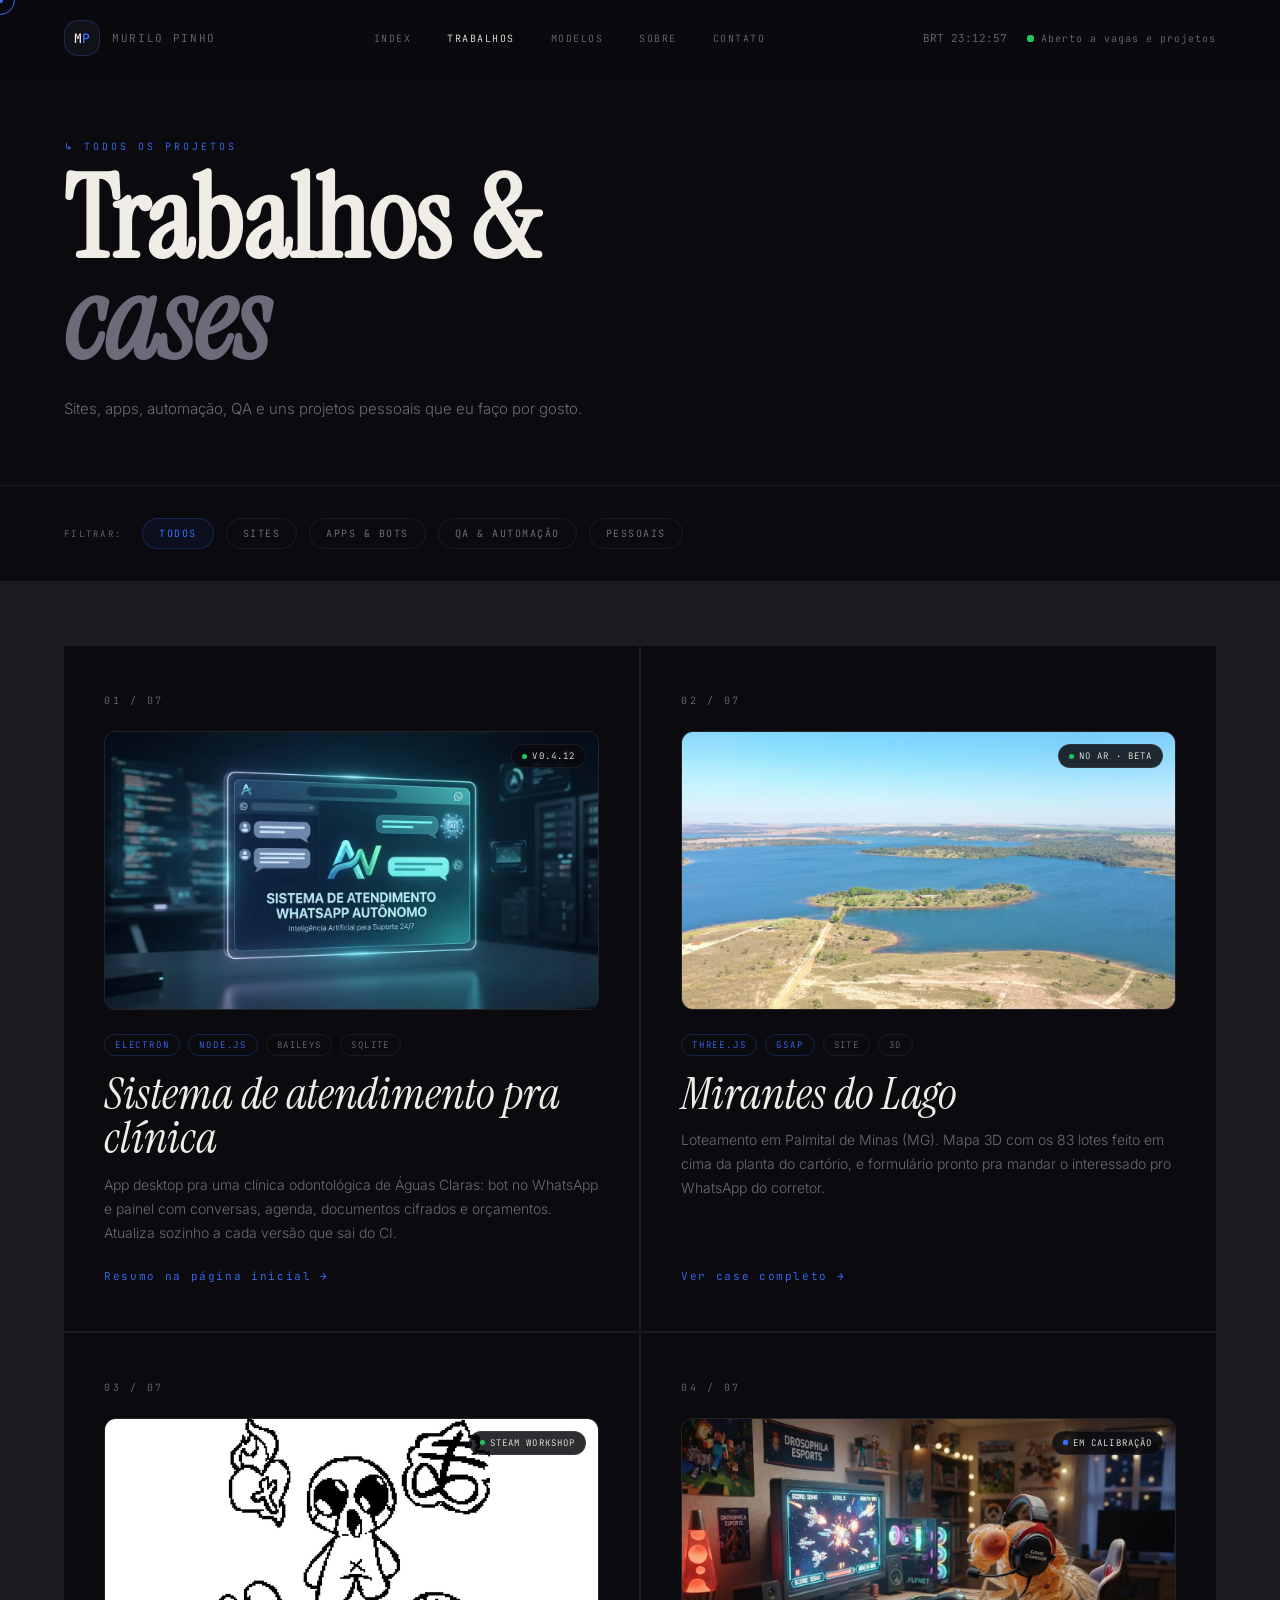
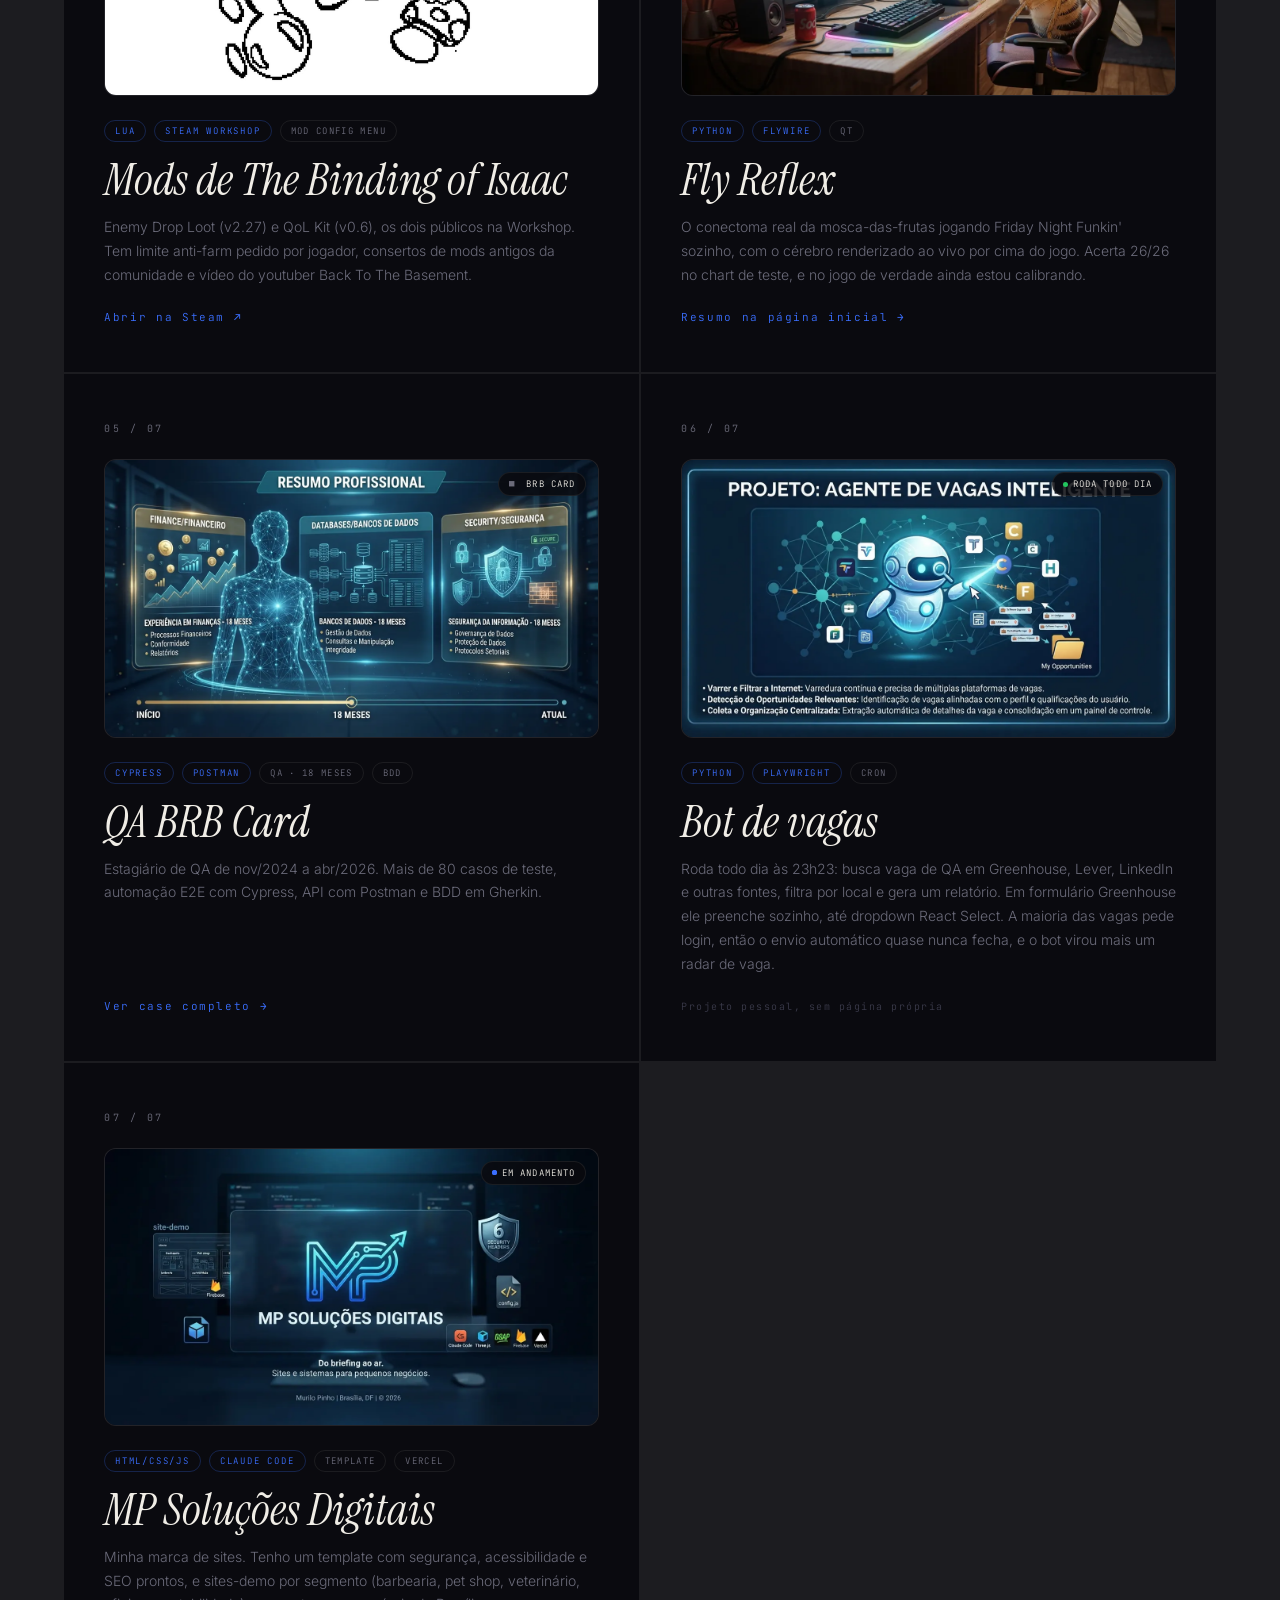
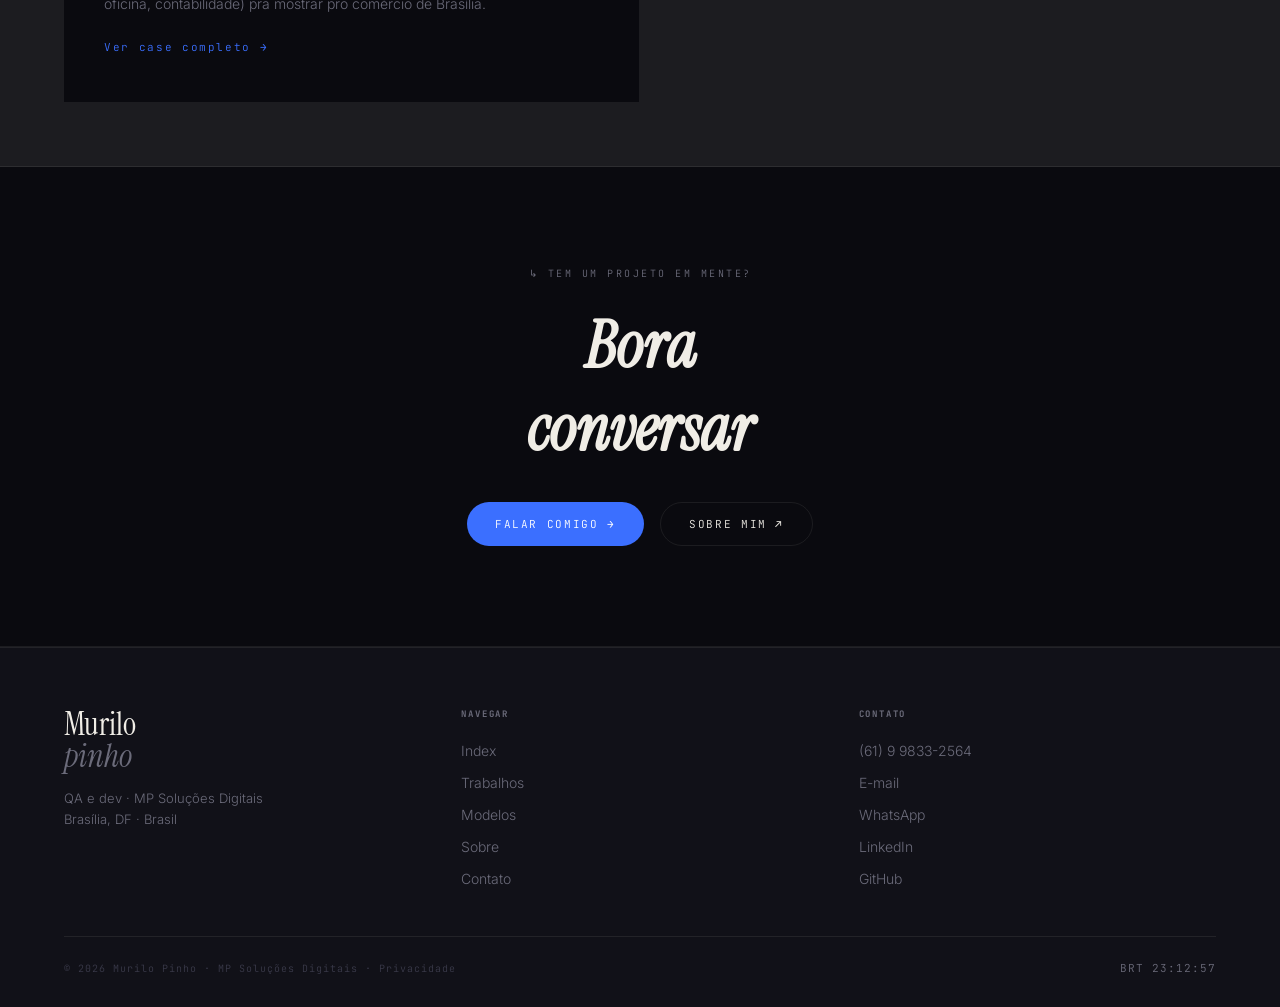
<file: trabalhos.html>
<!DOCTYPE html>
<html lang="pt-BR">
<head>
  <meta charset="UTF-8">
  <meta name="viewport" content="width=device-width, initial-scale=1.0">
  <title>Trabalhos · Murilo Pinho</title>
  <link rel="canonical" href="https://murilopinho.com.br/trabalhos">
  <link rel="icon" href="/assets/images/favicon.svg" type="image/svg+xml">
  <meta name="description" content="QA com 18 meses de BRB Card e dev de sites, bots de WhatsApp e apps desktop. Brasília, DF.">

  <link rel="preconnect" href="https://fonts.googleapis.com">
  <link rel="preconnect" href="https://fonts.gstatic.com" crossorigin>
  <link href="https://fonts.googleapis.com/css2?family=Instrument+Serif:ital@0;1&family=JetBrains+Mono:wght@400;500&family=Inter:wght@300;400;500&display=swap" rel="stylesheet">
  <link rel="stylesheet" href="assets/shared.css">
  <link rel="stylesheet" href="assets/trabalhos.css">
</head>
<body>

<div id="cursor-dot"></div>
<div id="cursor-ring"></div>
<div id="page-overlay"></div>

<nav id="nav">
  <div class="nav-left">
    <a href="/" class="nav-logo"><span>M</span><span>P</span></a>
    <span class="nav-name">Murilo Pinho</span>
  </div>
  <div class="nav-center">
    <a href="/">Index</a>
    <a href="/trabalhos" aria-current="page">Trabalhos</a>
    <a href="/modelos">Modelos</a>
    <a href="/sobre">Sobre</a>
    <a href="/contato">Contato</a>
  </div>
  <div class="nav-right">
    <span class="nav-clock"></span>
    <div class="nav-avail"><span class="dot-green"></span>Aberto a vagas e projetos</div>
    <button class="nav-hamburger" id="nav-hamburger" aria-label="Abrir menu" aria-expanded="false" aria-controls="nav-mobile-menu"><span></span><span></span><span></span></button>
  </div>
</nav>
<div id="nav-mobile-menu">
  <a href="/">Index</a>
  <a href="/trabalhos">Trabalhos</a>
  <a href="/modelos">Modelos</a>
  <a href="/sobre">Sobre</a>
  <a href="/contato">Contato</a>
</div>

<!-- HERO -->
<section id="trabalhos-hero">
  <span class="trabalhos-eyebrow reveal">↳ Todos os projetos</span>
  <h1 class="trabalhos-title reveal" data-delay="80">
    Trabalhos &<br><em>cases</em>
  </h1>
  <p class="trabalhos-sub reveal" data-delay="160">
    Sites, apps, automação, QA e uns projetos pessoais que eu faço por gosto.
  </p>
</section>

<!-- FILTROS -->
<div id="filtros" class="reveal">
  <span class="filtro-label">Filtrar:</span>
  <button class="filtro-btn ativo" data-filtro="todos">Todos</button>
  <button class="filtro-btn" data-filtro="web">Sites</button>
  <button class="filtro-btn" data-filtro="ia">Apps &amp; bots</button>
  <button class="filtro-btn" data-filtro="qa">QA &amp; automação</button>
  <button class="filtro-btn" data-filtro="pessoal">Pessoais</button>
</div>

<!-- GRID -->
<div id="projetos-grid">
  <a href="/#works" class="projeto-card reveal" data-categoria="ia">
    <div class="projeto-num">01 / 07</div>
    <div class="projeto-img">
      <img src="screenshots/atendimento.webp" alt="Ilustração do sistema de atendimento no WhatsApp" loading="lazy" width="1280" height="698">
      <div class="projeto-img-placeholder ph-code">
        <div class="code-lines">
          <span class="u-mid">// o bot NUNCA informa preço</span><br>
          assert(!<span class="u-accent">/R\$\s*\d/</span>.test(src))<br>
          <span class="u-green">✓</span> OK: nenhum preço nos bots<br>
          <span class="u-accent">$</span> git tag v0.4.12 → CI Win + Linux
        </div>
      </div>
      <div class="projeto-status"><span class="sd-live"></span>v0.4.12</div>
    </div>
    <div class="projeto-info">
      <div class="projeto-tags-row">
        <span class="tag">Electron</span>
        <span class="tag">Node.js</span>
        <span class="tag-plain">Baileys</span>
        <span class="tag-plain">SQLite</span>
      </div>
      <div class="projeto-title">Sistema de atendimento pra clínica</div>
      <p class="projeto-desc">App desktop pra uma clínica odontológica de Águas Claras: bot no WhatsApp e painel com conversas, agenda, documentos cifrados e orçamentos. Atualiza sozinho a cada versão que sai do CI.</p>
    </div>
    <div class="projeto-arrow">Resumo na página inicial →</div>
  </a>
  <a href="/case/mirantes" class="projeto-card reveal" data-delay="80" data-categoria="web">
    <div class="projeto-num">02 / 07</div>
    <div class="projeto-img">
      <img src="screenshots/mirantes-hero.jpg" alt="Mirantes do Lago" loading="lazy"
          >
      <div class="projeto-img-placeholder">Mirantes do Lago</div>
      <div class="projeto-status"><span class="sd-live"></span>NO AR · BETA</div>
    </div>
    <div class="projeto-info">
      <div class="projeto-tags-row">
        <span class="tag">Three.js</span>
        <span class="tag">GSAP</span>
        <span class="tag-plain">Site</span>
        <span class="tag-plain">3D</span>
      </div>
      <div class="projeto-title">Mirantes do Lago</div>
      <p class="projeto-desc">Loteamento em Palmital de Minas (MG). Mapa 3D com os 83 lotes feito em cima da planta do cartório, e formulário pronto pra mandar o interessado pro WhatsApp do corretor.</p>
    </div>
    <div class="projeto-arrow">Ver case completo →</div>
  </a>
  <a href="https://steamcommunity.com/sharedfiles/filedetails/?id=3786937566" target="_blank" rel="noopener noreferrer" class="projeto-card reveal" data-categoria="pessoal">
    <div class="projeto-num">03 / 07</div>
    <div class="projeto-img">
      <img class="img-contain img-white" src="screenshots/isaac-mods.png" alt="Arte dos mods de Isaac" loading="lazy"
          >
      <div class="projeto-img-placeholder">Mods de Isaac</div>
      <div class="projeto-status"><span class="sd-live"></span>STEAM WORKSHOP</div>
    </div>
    <div class="projeto-info">
      <div class="projeto-tags-row">
        <span class="tag">Lua</span>
        <span class="tag">Steam Workshop</span>
        <span class="tag-plain">Mod Config Menu</span>
      </div>
      <div class="projeto-title">Mods de The Binding of Isaac</div>
      <p class="projeto-desc">Enemy Drop Loot (v2.27) e QoL Kit (v0.6), os dois públicos na Workshop. Tem limite anti-farm pedido por jogador, consertos de mods antigos da comunidade e vídeo do youtuber Back To The Basement.</p>
    </div>
    <div class="projeto-arrow">Abrir na Steam ↗</div>
  </a>
  <a href="/#works" class="projeto-card reveal" data-delay="80" data-categoria="pessoal">
    <div class="projeto-num">04 / 07</div>
    <div class="projeto-img">
      <img src="screenshots/fly-reflex.webp" alt="Ilustração de uma mosca jogando no computador" loading="lazy" width="1280" height="698">
      <div class="projeto-img-placeholder ph-code">
        <div class="code-lines">
          <span class="u-accent">$</span> ./start.sh --demo<br>
          <span class="u-green">✓</span> 668 neurônios · ~19k sinapses<br>
          <span class="u-green">✓</span> simulação LIF a 1 kHz<br>
          <span class="u-accent">→</span> KEYBOARD: YOURS
        </div>
      </div>
      <div class="projeto-status"><span class="sd-wip"></span>EM CALIBRAÇÃO</div>
    </div>
    <div class="projeto-info">
      <div class="projeto-tags-row">
        <span class="tag">Python</span>
        <span class="tag">FlyWire</span>
        <span class="tag-plain">Qt</span>
      </div>
      <div class="projeto-title">Fly Reflex</div>
      <p class="projeto-desc">O conectoma real da mosca-das-frutas jogando Friday Night Funkin' sozinho, com o cérebro renderizado ao vivo por cima do jogo. Acerta 26/26 no chart de teste, e no jogo de verdade ainda estou calibrando.</p>
    </div>
    <div class="projeto-arrow">Resumo na página inicial →</div>
  </a>
  <a href="/case/qa-brb" class="projeto-card reveal" data-categoria="qa">
    <div class="projeto-num">05 / 07</div>
    <div class="projeto-img">
      <img src="screenshots/qa-brb.webp" alt="Ilustração do resumo dos 18 meses de QA no BRB Card" loading="lazy" width="1280" height="698">
      <div class="projeto-img-placeholder ph-code">
        <div class="code-lines">
          <span class="u-mid">// exemplo de teste E2E</span><br>
          <span class="u-mid">it(</span>'deve autenticar'<span class="u-mid">, () =&gt; {</span><br>
          &nbsp;cy.visit('/login')<br>
          &nbsp;cy.get('[data-cy=submit]').click()<br>
          &nbsp;cy.url().should('include', '/dash')<br>
          <span class="u-mid">})</span>
        </div>
      </div>
      <div class="projeto-status"><span class="u-mid">■</span>&nbsp;BRB CARD</div>
    </div>
    <div class="projeto-info">
      <div class="projeto-tags-row">
        <span class="tag">Cypress</span>
        <span class="tag">Postman</span>
        <span class="tag-plain">QA · 18 meses</span>
        <span class="tag-plain">BDD</span>
      </div>
      <div class="projeto-title">QA BRB Card</div>
      <p class="projeto-desc">Estagiário de QA de nov/2024 a abr/2026. Mais de 80 casos de teste, automação E2E com Cypress, API com Postman e BDD em Gherkin.</p>
    </div>
    <div class="projeto-arrow">Ver case completo →</div>
  </a>
  <div class="projeto-card inativo reveal" data-delay="80" data-categoria="qa">
    <div class="projeto-num">06 / 07</div>
    <div class="projeto-img">
      <img src="screenshots/bot-vagas.webp" alt="Ilustração do bot de vagas buscando oportunidades" loading="lazy" width="1280" height="698">
      <div class="projeto-img-placeholder ph-code">
        <div class="code-lines">
          <span class="u-mid">23:23 · cron</span><br>
          <span class="u-green">✓</span> Greenhouse · Lever · LinkedIn<br>
          <span class="u-green">✓</span> filtro: remoto ou DF<br>
          <span class="u-accent">→</span> vagas_2026-09-23.md
        </div>
      </div>
      <div class="projeto-status"><span class="sd-live"></span>RODA TODO DIA</div>
    </div>
    <div class="projeto-info">
      <div class="projeto-tags-row">
        <span class="tag">Python</span>
        <span class="tag">Playwright</span>
        <span class="tag-plain">Cron</span>
      </div>
      <div class="projeto-title">Bot de vagas</div>
      <p class="projeto-desc">Roda todo dia às 23h23: busca vaga de QA em Greenhouse, Lever, LinkedIn e outras fontes, filtra por local e gera um relatório. Em formulário Greenhouse ele preenche sozinho, até dropdown React Select. A maioria das vagas pede login, então o envio automático quase nunca fecha, e o bot virou mais um radar de vaga.</p>
    </div>
    <div class="projeto-arrow-disabled">Projeto pessoal, sem página própria</div>
  </div>
  <a href="/case/mp" class="projeto-card reveal" data-categoria="web">
    <div class="projeto-num">07 / 07</div>
    <div class="projeto-img">
      <img src="screenshots/mp-solucoes.webp" alt="Ilustração da marca MP Soluções Digitais" loading="lazy" width="1280" height="698">
      <div class="projeto-img-placeholder">MP Soluções Digitais</div>
      <div class="projeto-status"><span class="sd-wip"></span>EM ANDAMENTO</div>
    </div>
    <div class="projeto-info">
      <div class="projeto-tags-row">
        <span class="tag">HTML/CSS/JS</span>
        <span class="tag">Claude Code</span>
        <span class="tag-plain">Template</span>
        <span class="tag-plain">Vercel</span>
      </div>
      <div class="projeto-title">MP Soluções Digitais</div>
      <p class="projeto-desc">Minha marca de sites. Tenho um template com segurança, acessibilidade e SEO prontos, e sites-demo por segmento (barbearia, pet shop, veterinário, oficina, contabilidade) pra mostrar pro comércio de Brasília.</p>
    </div>
    <div class="projeto-arrow">Ver case completo →</div>
  </a>
</div>

<!-- CTA -->
<section class="cta-band">
  <p class="reveal cta-band-eyebrow">↳ Tem um projeto em mente?</p>
  <h2 class="reveal cta-band-title" data-delay="60">
    Bora<br><em>conversar</em>
  </h2>
  <div class="reveal cta-band-actions" data-delay="120">
    <a href="/contato" class="btn-primary">Falar comigo →</a>
    <a href="/sobre" class="btn-secondary">Sobre mim ↗</a>
  </div>
</section>

<!-- FOOTER -->
<footer id="footer">
  <div class="footer-top">
    <div>
      <div class="footer-brand-name">Murilo<br><em>pinho</em></div>
      <p class="footer-tagline">QA e dev · MP Soluções Digitais<br>Brasília, DF · Brasil</p>
    </div>
    <div class="footer-col">
      <h4>Navegar</h4>
      <ul>
        <li><a href="/">Index</a></li>
        <li><a href="/trabalhos">Trabalhos</a></li>
        <li><a href="/modelos">Modelos</a></li>
        <li><a href="/sobre">Sobre</a></li>
        <li><a href="/contato">Contato</a></li>
      </ul>
    </div>
    <div class="footer-col">
      <h4>Contato</h4>
      <ul>
        <li><a href="tel:+5561998332564">(61) 9 9833-2564</a></li>
        <li><a href="mailto:mmurilo.pinho@gmail.com">E-mail</a></li>
        <li><a href="https://wa.me/5561998332564" target="_blank" rel="noopener">WhatsApp</a></li>
        <li><a href="https://linkedin.com/in/murilopinho" target="_blank" rel="noopener">LinkedIn</a></li>
        <li><a href="https://github.com/murilopinho" target="_blank" rel="noopener noreferrer">GitHub</a></li>
      </ul>
    </div>
  </div>
  <div class="footer-bottom">
    <span>© 2026 Murilo Pinho · MP Soluções Digitais · <a href="/privacidade">Privacidade</a></span>
    <span class="nav-clock"></span>
  </div>
</footer>

<script src="assets/shared.js"></script>
<script src="assets/trabalhos.js"></script>
</body>
</html>
</file>
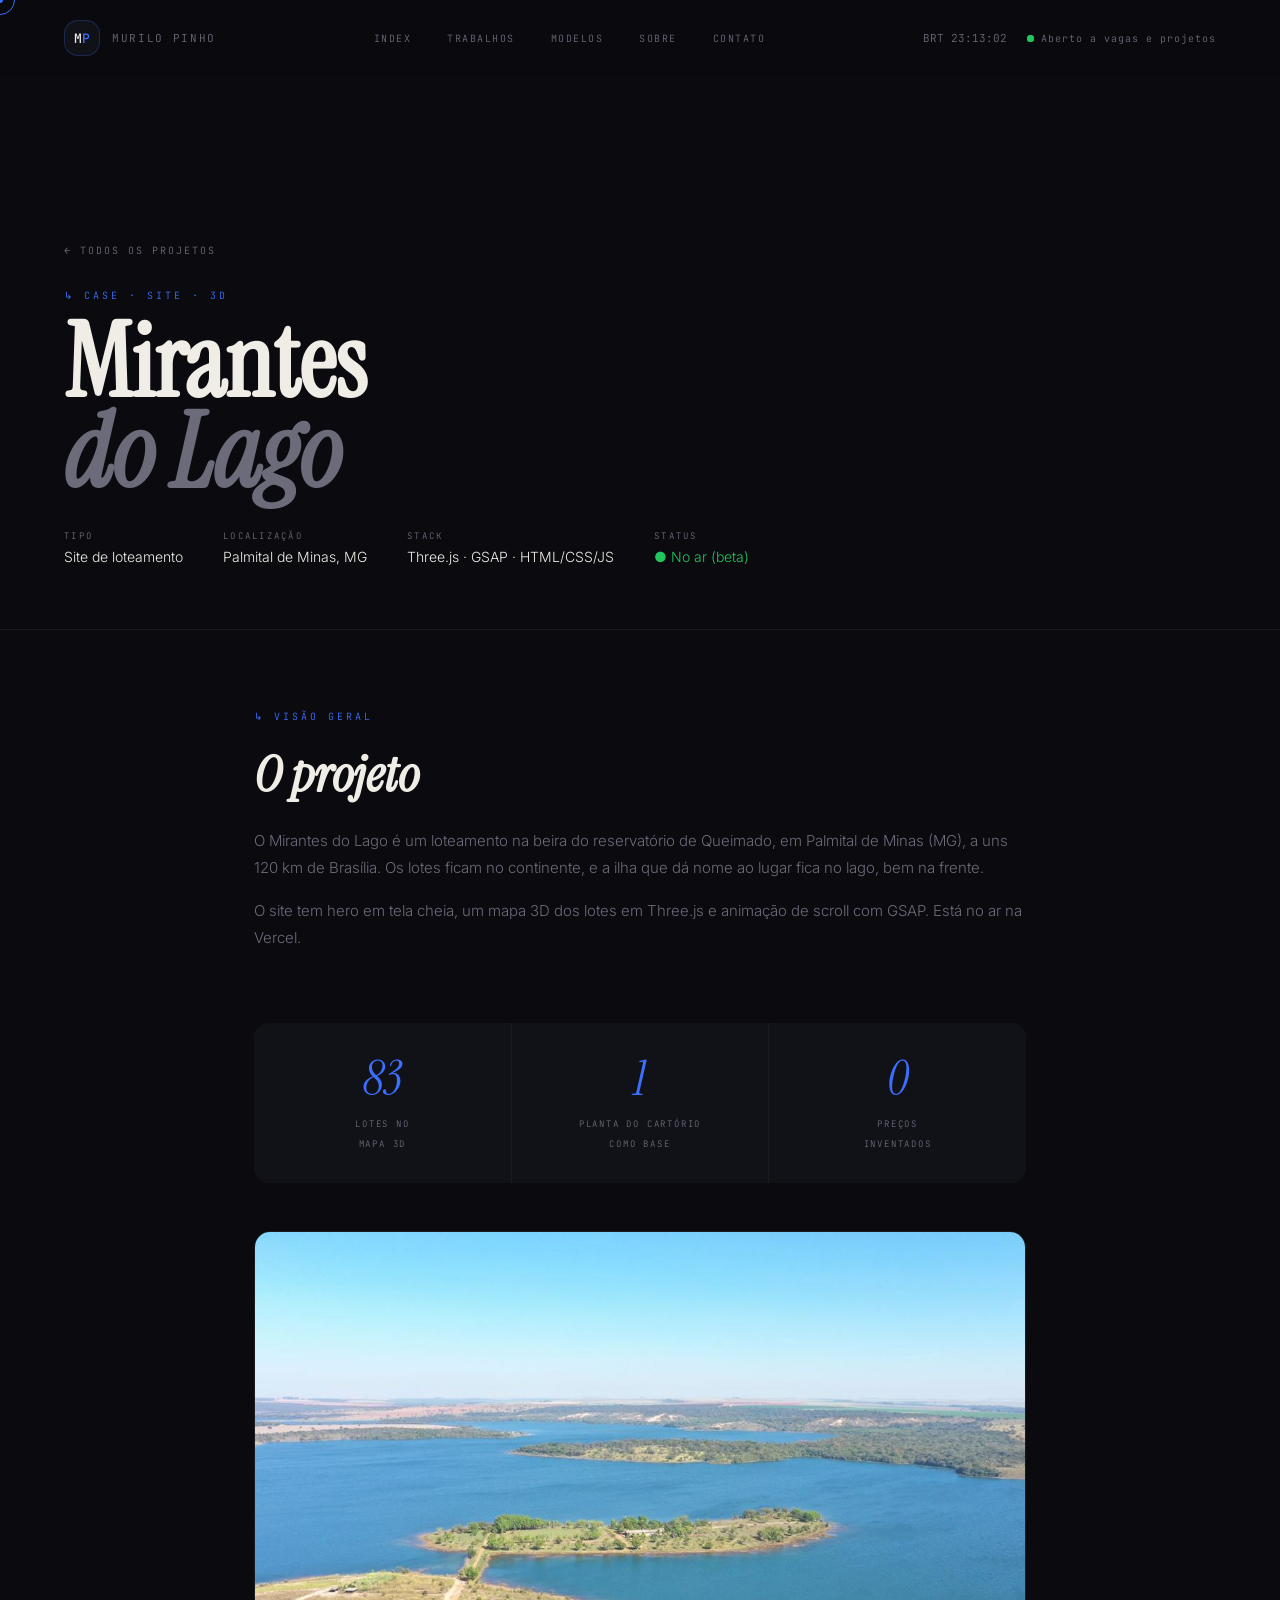
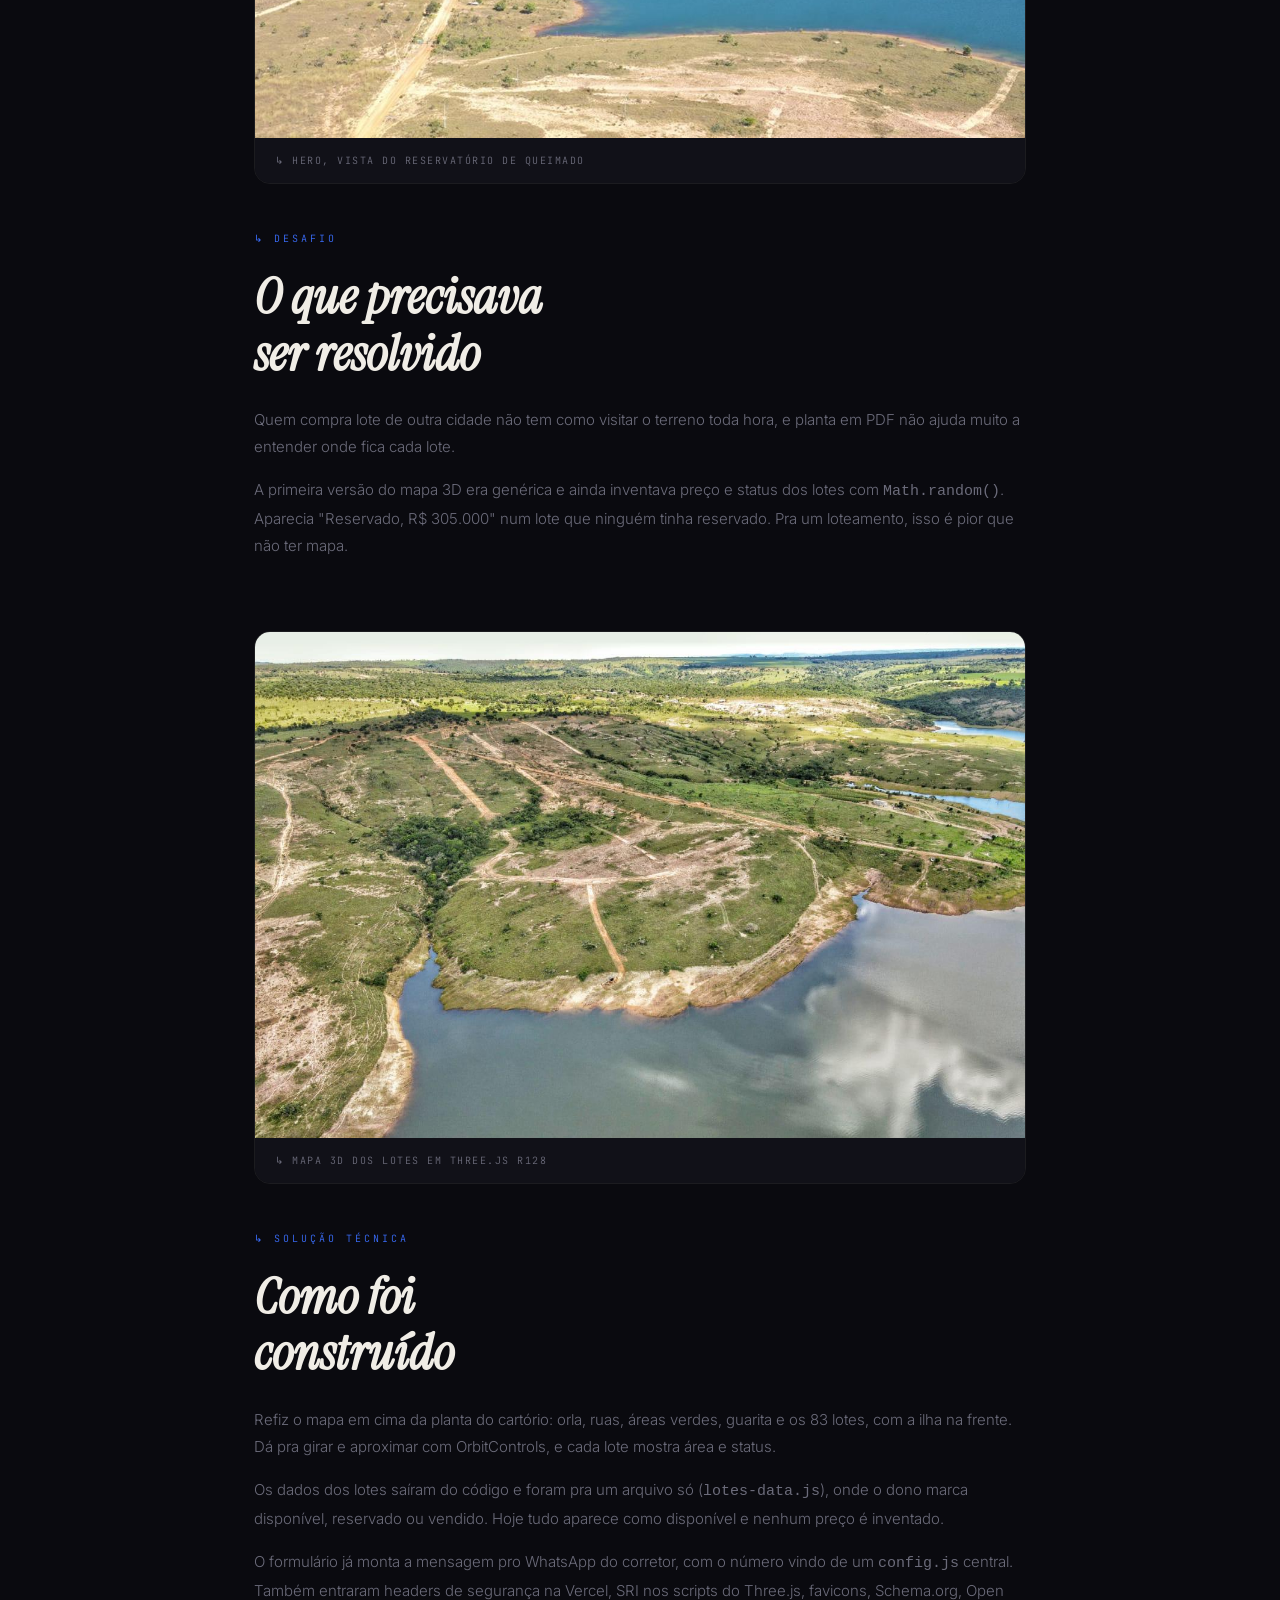
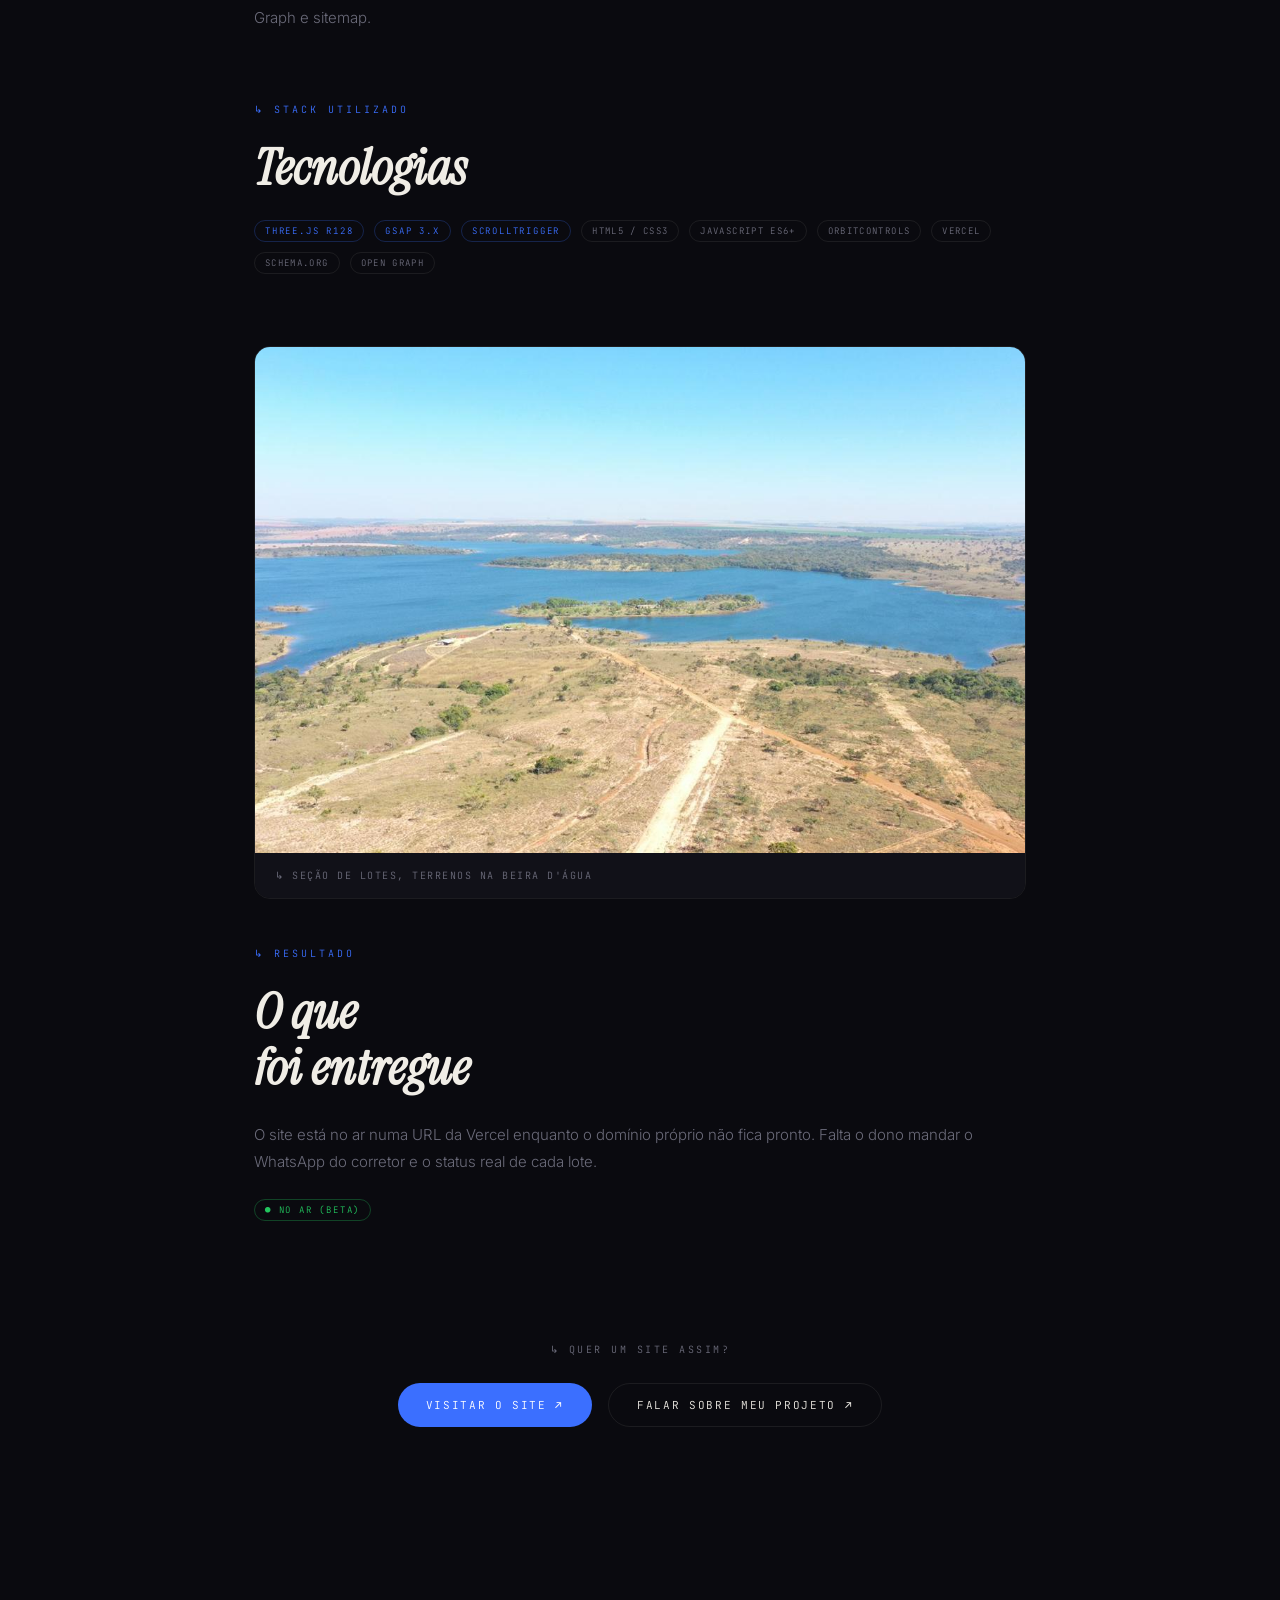
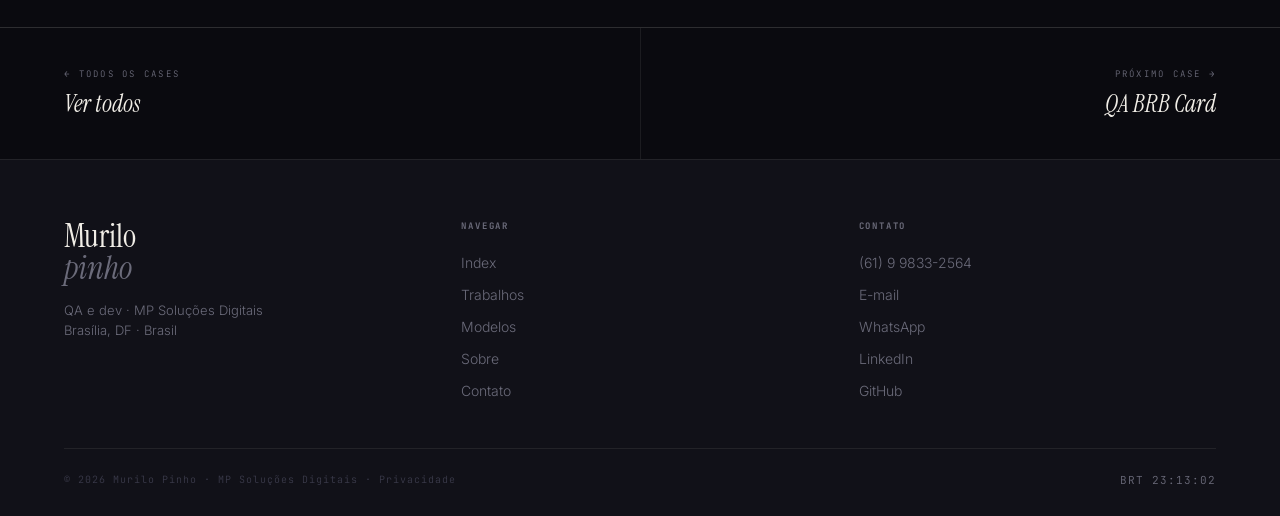
<file: case/mirantes.html>
<!DOCTYPE html>
<html lang="pt-BR">
<head>
  <meta charset="UTF-8">
  <meta name="viewport" content="width=device-width, initial-scale=1.0">
  <title>Case: Mirantes do Lago · Murilo Pinho</title>
  <link rel="canonical" href="https://murilopinho.com.br/case/mirantes">
  <link rel="icon" href="/assets/images/favicon.svg" type="image/svg+xml">
  <meta name="description" content="Case do site do loteamento Mirantes do Lago: mapa 3D com 83 lotes feito em cima da planta real, em Three.js.">

  <link rel="preconnect" href="https://fonts.googleapis.com">
  <link rel="preconnect" href="https://fonts.gstatic.com" crossorigin>
  <link href="https://fonts.googleapis.com/css2?family=Instrument+Serif:ital@0;1&family=JetBrains+Mono:wght@400;500&family=Inter:wght@300;400;500&display=swap" rel="stylesheet">
  <link rel="stylesheet" href="../assets/shared.css">
  <link rel="stylesheet" href="../assets/case.css">
</head>
<body>

<div id="cursor-dot"></div>
<div id="cursor-ring"></div>
<div id="page-overlay"></div>

<nav id="nav">
  <div class="nav-left">
    <a href="/" class="nav-logo"><span>M</span><span>P</span></a>
    <span class="nav-name">Murilo Pinho</span>
  </div>
  <div class="nav-center">
    <a href="/">Index</a>
    <a href="/trabalhos">Trabalhos</a>
    <a href="/modelos">Modelos</a>
    <a href="/sobre">Sobre</a>
    <a href="/contato">Contato</a>
  </div>
  <div class="nav-right">
    <span class="nav-clock"></span>
    <div class="nav-avail"><span class="dot-green"></span>Aberto a vagas e projetos</div>
    <button class="nav-hamburger" id="nav-hamburger" aria-label="Abrir menu" aria-expanded="false" aria-controls="nav-mobile-menu"><span></span><span></span><span></span></button>
  </div>
</nav>
<div id="nav-mobile-menu">
  <a href="/">Index</a>
  <a href="/trabalhos">Trabalhos</a>
  <a href="/modelos">Modelos</a>
  <a href="/sobre">Sobre</a>
  <a href="/contato">Contato</a>
</div>

<!-- HERO -->
<section class="case-hero">
  <div class="case-hero-bg case-hero-bg--mirantes"></div>
  <div class="case-hero-content">
    <a href="/#works" class="case-back reveal">← Todos os projetos</a>
    <span class="case-eyebrow reveal" data-delay="60">↳ case · site · 3D</span>
    <h1 class="case-hero-title reveal" data-delay="120">
      Mirantes<br><em>do Lago</em>
    </h1>
    <div class="case-hero-meta reveal" data-delay="180">
      <div class="case-meta-item">
        <span class="case-meta-label">Tipo</span>
        <span class="case-meta-value">Site de loteamento</span>
      </div>
      <div class="case-meta-item">
        <span class="case-meta-label">Localização</span>
        <span class="case-meta-value">Palmital de Minas, MG</span>
      </div>
      <div class="case-meta-item">
        <span class="case-meta-label">Stack</span>
        <span class="case-meta-value">Three.js · GSAP · HTML/CSS/JS</span>
      </div>
      <div class="case-meta-item">
        <span class="case-meta-label">Status</span>
        <span class="case-meta-value u-green">● No ar (beta)</span>
      </div>
    </div>
  </div>
</section>

<!-- BODY -->
<div class="case-body">

  <!-- VISÃO GERAL -->
  <div class="case-section reveal">
    <span class="case-section-label">↳ Visão geral</span>
    <h2 class="case-section-title">O projeto</h2>
    <p>
      O Mirantes do Lago é um loteamento na beira do reservatório de Queimado, em Palmital de Minas (MG), a uns 120 km de Brasília. Os lotes ficam no continente, e a ilha que dá nome ao lugar fica no lago, bem na frente.
    </p>
    <p>
      O site tem hero em tela cheia, um mapa 3D dos lotes em Three.js e animação de scroll com GSAP. Está no ar na Vercel.
    </p>
  </div>

  <!-- MÉTRICAS -->
  <div class="case-metrics reveal">
    <div class="case-metric">
      <span class="case-metric-val">83</span>
      <span class="case-metric-label">Lotes no<br>mapa 3D</span>
    </div>
    <div class="case-metric">
      <span class="case-metric-val">1</span>
      <span class="case-metric-label">Planta do cartório<br>como base</span>
    </div>
    <div class="case-metric">
      <span class="case-metric-val">0</span>
      <span class="case-metric-label">Preços<br>inventados</span>
    </div>
  </div>

  <!-- IMAGEM 1 -->
  <div class="case-img-wrap reveal">
    <img
      src="../screenshots/mirantes-hero.jpg"
      srcset="../screenshots/mirantes-hero.jpg 800w"
      alt="Mirantes do Lago — Hero com vista aérea da represa"
      loading="lazy"
      width="900" height="506"
    >
    <div class="case-img-caption">↳ Hero, vista do reservatório de Queimado</div>
  </div>

  <!-- DESAFIO -->
  <div class="case-section reveal">
    <span class="case-section-label">↳ Desafio</span>
    <h2 class="case-section-title">O que precisava<br><em>ser resolvido</em></h2>
    <p>
      Quem compra lote de outra cidade não tem como visitar o terreno toda hora, e planta em PDF não ajuda muito a entender onde fica cada lote.
    </p>
    <p>
      A primeira versão do mapa 3D era genérica e ainda inventava preço e status dos lotes com <code>Math.random()</code>. Aparecia "Reservado, R$ 305.000" num lote que ninguém tinha reservado. Pra um loteamento, isso é pior que não ter mapa.
    </p>
  </div>

  <!-- IMAGEM 2 -->
  <div class="case-img-wrap reveal">
    <img
      src="../screenshots/mirantes-lotes.jpg"
      alt="Mirantes do Lago — Mapa 3D interativo dos lotes"
      loading="lazy"
      width="900" height="506"
    >
    <div class="case-img-caption">↳ Mapa 3D dos lotes em Three.js r128</div>
  </div>

  <!-- SOLUÇÃO TÉCNICA -->
  <div class="case-section reveal">
    <span class="case-section-label">↳ Solução técnica</span>
    <h2 class="case-section-title">Como foi<br><em>construído</em></h2>
    <p>
      Refiz o mapa em cima da planta do cartório: orla, ruas, áreas verdes, guarita e os 83 lotes, com a ilha na frente. Dá pra girar e aproximar com OrbitControls, e cada lote mostra área e status.
    </p>
    <p>
      Os dados dos lotes saíram do código e foram pra um arquivo só (<code>lotes-data.js</code>), onde o dono marca disponível, reservado ou vendido. Hoje tudo aparece como disponível e nenhum preço é inventado.
    </p>
    <p>
      O formulário já monta a mensagem pro WhatsApp do corretor, com o número vindo de um <code>config.js</code> central. Também entraram headers de segurança na Vercel, SRI nos scripts do Three.js, favicons, Schema.org, Open Graph e sitemap.
    </p>
  </div>

  <!-- TECH STACK -->
  <div class="case-section reveal">
    <span class="case-section-label">↳ Stack utilizado</span>
    <h2 class="case-section-title">Tecnologias</h2>
    <div class="case-tech-grid">
      <span class="tag">Three.js r128</span>
      <span class="tag">GSAP 3.x</span>
      <span class="tag">ScrollTrigger</span>
      <span class="tag-plain">HTML5 / CSS3</span>
      <span class="tag-plain">JavaScript ES6+</span>
      <span class="tag-plain">OrbitControls</span>
      <span class="tag-plain">Vercel</span>
      <span class="tag-plain">Schema.org</span>
      <span class="tag-plain">Open Graph</span>
    </div>
  </div>

  <!-- IMAGEM 3 -->
  <div class="case-img-wrap reveal">
    <img
      src="../screenshots/mirantes-terrenos.jpg"
      alt="Mirantes do Lago — Vista dos terrenos à beira da represa"
      loading="lazy"
      width="900" height="506"
    >
    <div class="case-img-caption">↳ Seção de lotes, terrenos na beira d'água</div>
  </div>

  <!-- RESULTADO -->
  <div class="case-section reveal">
    <span class="case-section-label">↳ Resultado</span>
    <h2 class="case-section-title">O que<br><em>foi entregue</em></h2>
    <p>
      O site está no ar numa URL da Vercel enquanto o domínio próprio não fica pronto. Falta o dono mandar o WhatsApp do corretor e o status real de cada lote.
    </p>
    
    <div class="case-tech-grid u-mt24">
      <span class="tag tag-live">● No ar (beta)</span>
    </div>
  </div>

  <!-- CTA -->
  <div class="case-section reveal case-cta">
    <p class="cta-band-eyebrow">↳ Quer um site assim?</p>
    <div class="cta-band-actions">
      <a href="https://mirantes-da-ilha-beta.vercel.app" target="_blank" rel="noopener" class="btn-primary">Visitar o site ↗</a>
      <a href="/contato" class="btn-secondary">Falar sobre meu projeto ↗</a>
    </div>
  </div>

</div>

<!-- CASE NAV -->
<div class="case-nav">
  <a href="/#works" class="case-nav-item reveal">
    <span class="case-nav-dir">← Todos os cases</span>
    <span class="case-nav-title">Ver todos</span>
  </a>
  <a href="/case/qa-brb" class="case-nav-item next reveal" data-delay="60">
    <span class="case-nav-dir">Próximo case →</span>
    <span class="case-nav-title">QA <em>BRB Card</em></span>
  </a>
</div>

<!-- FOOTER -->
<footer id="footer">
  <div class="footer-top">
    <div>
      <div class="footer-brand-name">Murilo<br><em>pinho</em></div>
      <p class="footer-tagline">QA e dev · MP Soluções Digitais<br>Brasília, DF · Brasil</p>
    </div>
    <div class="footer-col">
      <h4>Navegar</h4>
      <ul>
        <li><a href="/">Index</a></li>
        <li><a href="/trabalhos">Trabalhos</a></li>
        <li><a href="/modelos">Modelos</a></li>
        <li><a href="/sobre">Sobre</a></li>
        <li><a href="/contato">Contato</a></li>
      </ul>
    </div>
    <div class="footer-col">
      <h4>Contato</h4>
      <ul>
        <li><a href="tel:+5561998332564">(61) 9 9833-2564</a></li>
        <li><a href="mailto:mmurilo.pinho@gmail.com">E-mail</a></li>
        <li><a href="https://wa.me/5561998332564" target="_blank" rel="noopener">WhatsApp</a></li>
        <li><a href="https://linkedin.com/in/murilopinho" target="_blank" rel="noopener">LinkedIn</a></li>
        <li><a href="https://github.com/murilopinho" target="_blank" rel="noopener noreferrer">GitHub</a></li>
      </ul>
    </div>
  </div>
  <div class="footer-bottom">
    <span>© 2026 Murilo Pinho · MP Soluções Digitais · <a href="/privacidade">Privacidade</a></span>
    <span class="nav-clock"></span>
  </div>
</footer>
<!-- Fotos: Unsplash -->

<script src="../assets/shared.js"></script>
</body>
</html>
</file>
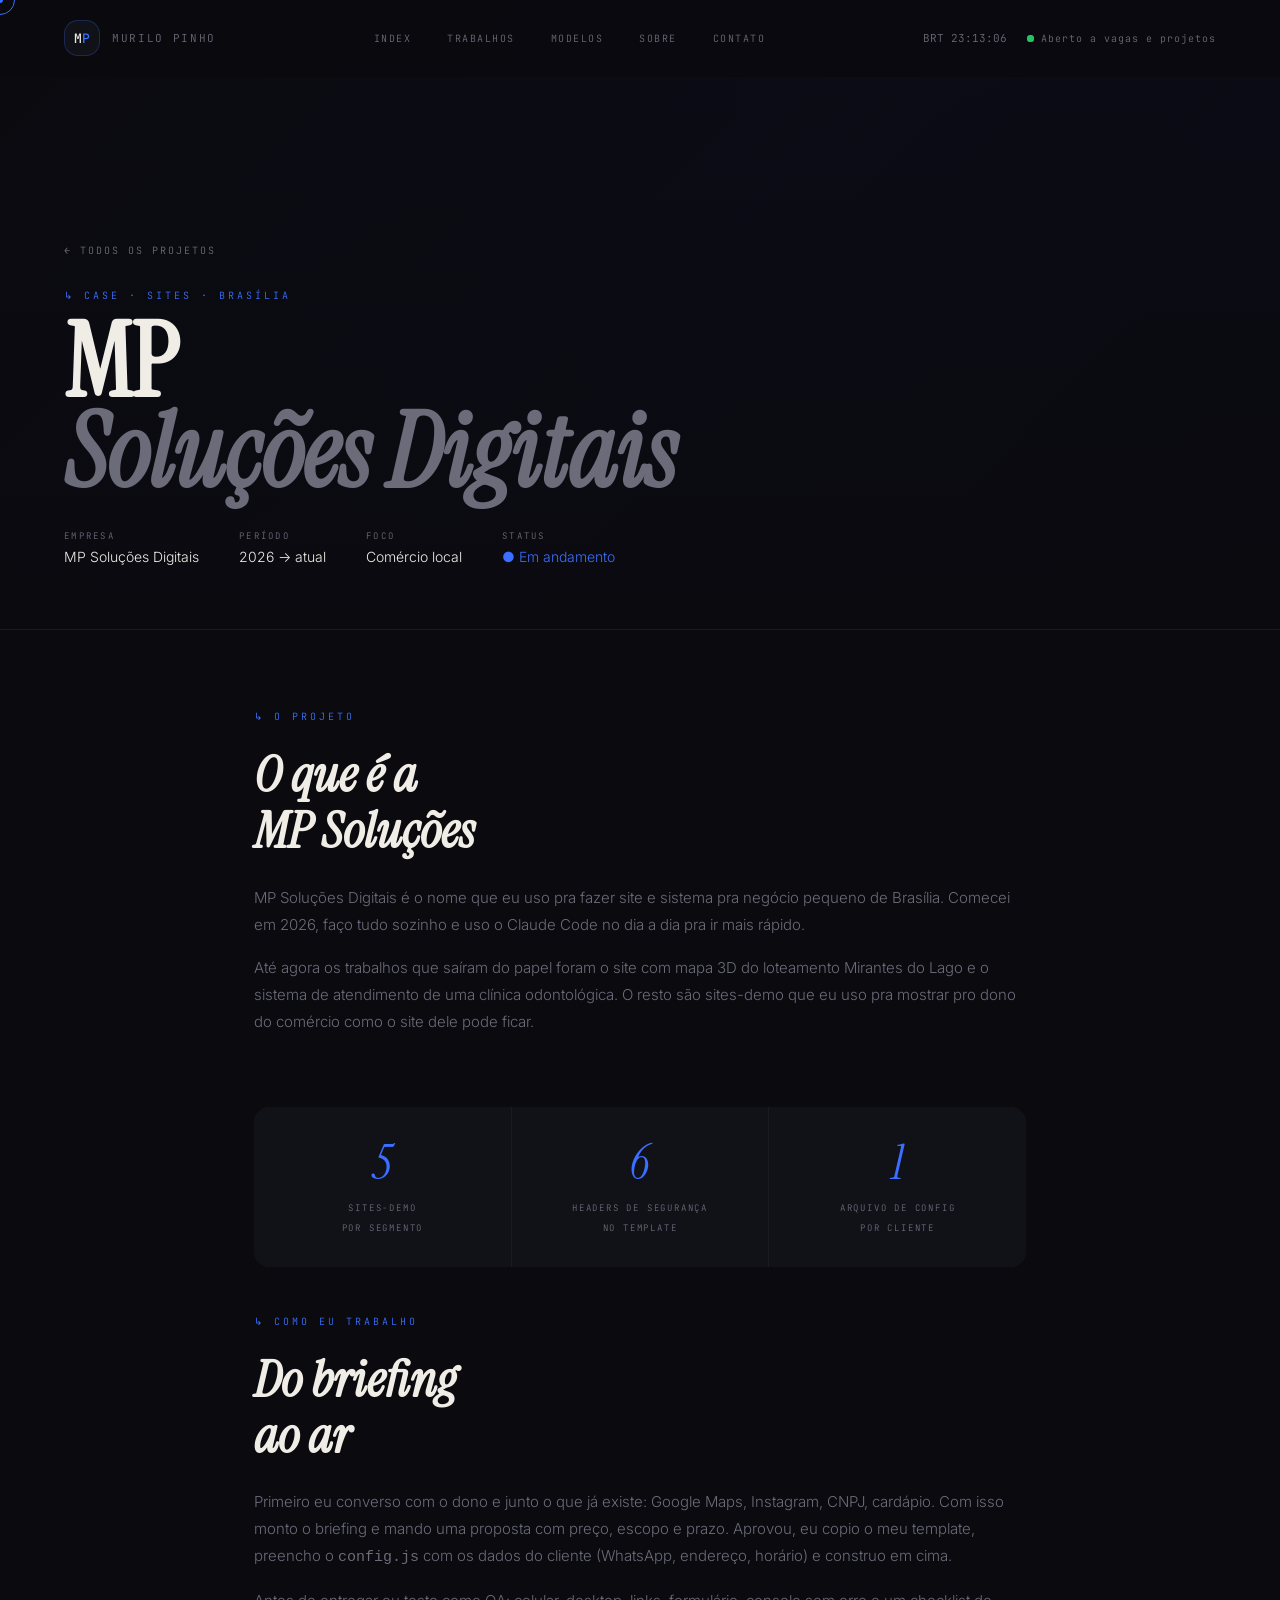
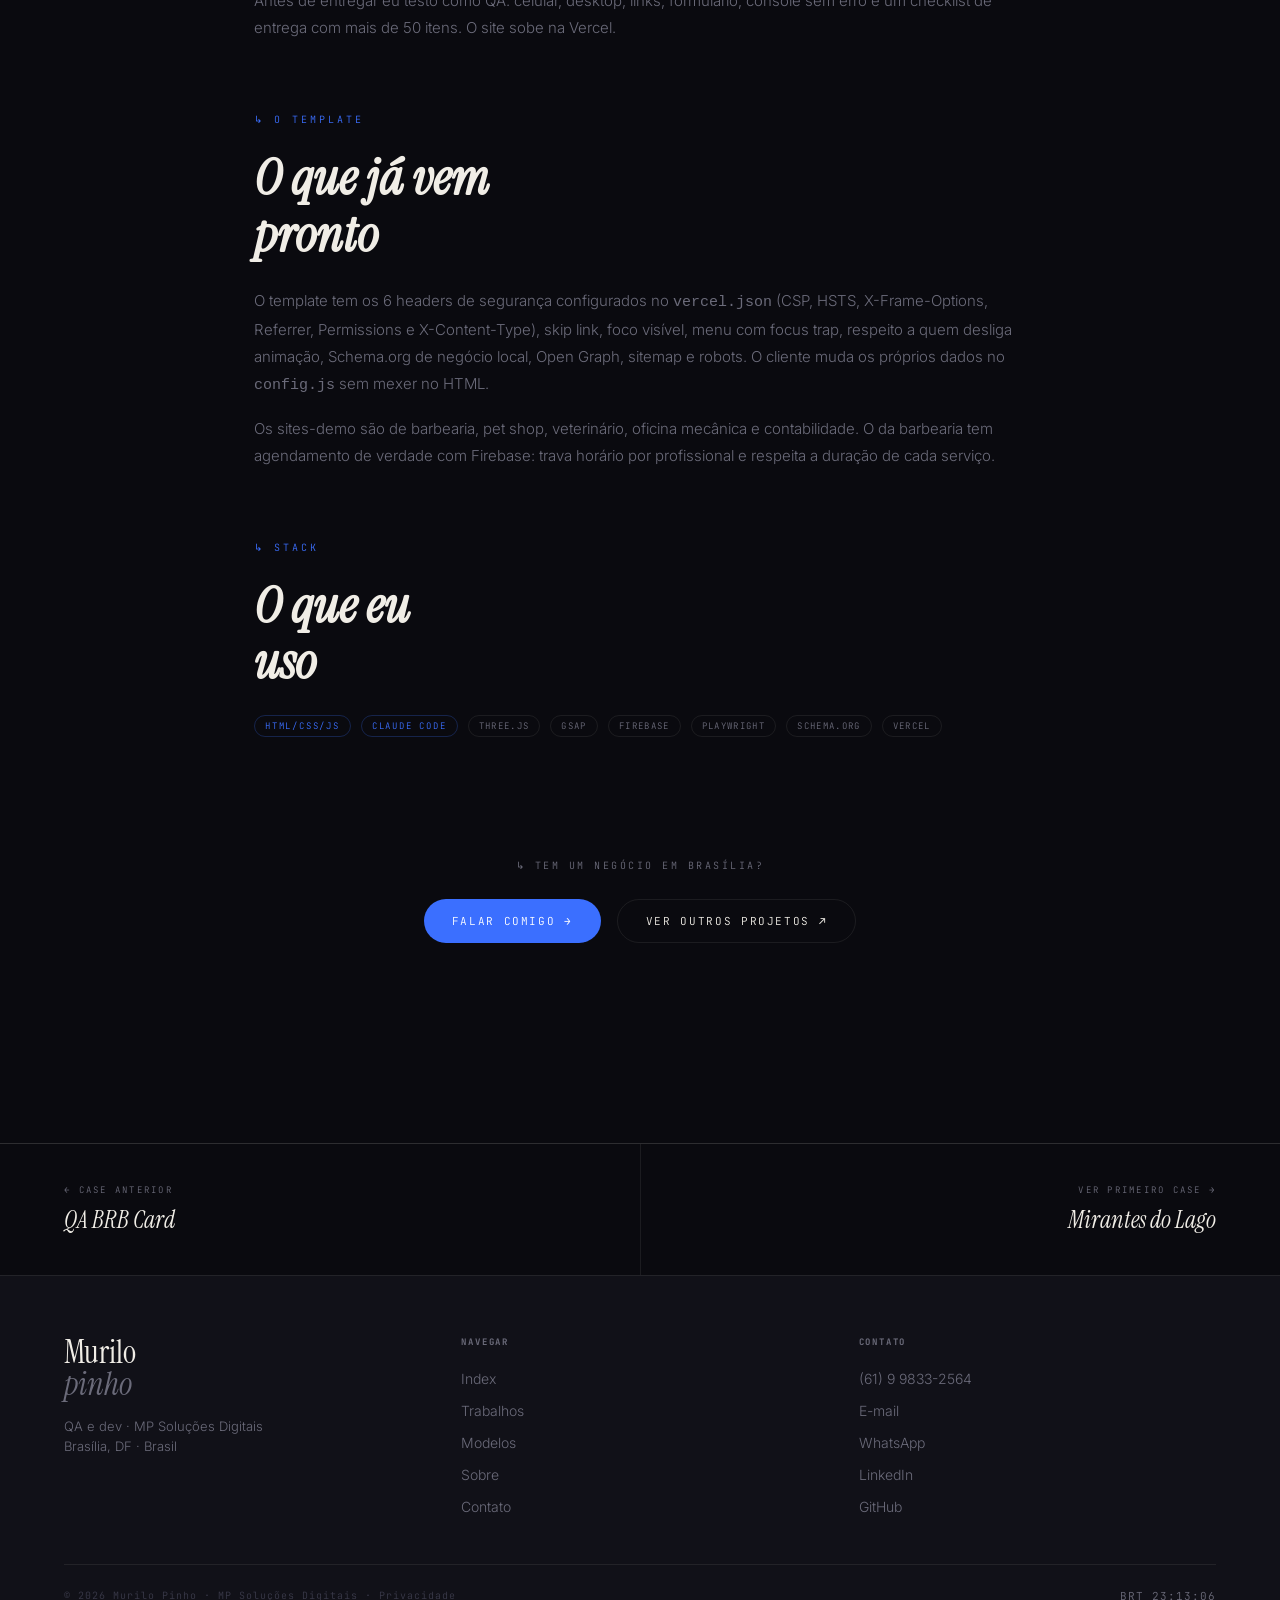
<file: case/mp.html>
<!DOCTYPE html>
<html lang="pt-BR">
<head>
  <meta charset="UTF-8">
  <meta name="viewport" content="width=device-width, initial-scale=1.0">
  <title>Case: MP Soluções Digitais · Murilo Pinho</title>
  <link rel="canonical" href="https://murilopinho.com.br/case/mp">
  <link rel="icon" href="/assets/images/favicon.svg" type="image/svg+xml">
  <meta name="description" content="MP Soluções Digitais, a marca de sites do Murilo Pinho em Brasília: template próprio, sites-demo e como eu trabalho.">

  <link rel="preconnect" href="https://fonts.googleapis.com">
  <link rel="preconnect" href="https://fonts.gstatic.com" crossorigin>
  <link href="https://fonts.googleapis.com/css2?family=Instrument+Serif:ital@0;1&family=JetBrains+Mono:wght@400;500&family=Inter:wght@300;400;500&display=swap" rel="stylesheet">
  <link rel="stylesheet" href="../assets/shared.css">
  <link rel="stylesheet" href="../assets/case.css">
</head>
<body>

<div id="cursor-dot"></div>
<div id="cursor-ring"></div>
<div id="page-overlay"></div>

<nav id="nav">
  <div class="nav-left">
    <a href="/" class="nav-logo"><span>M</span><span>P</span></a>
    <span class="nav-name">Murilo Pinho</span>
  </div>
  <div class="nav-center">
    <a href="/">Index</a>
    <a href="/trabalhos">Trabalhos</a>
    <a href="/modelos">Modelos</a>
    <a href="/sobre">Sobre</a>
    <a href="/contato">Contato</a>
  </div>
  <div class="nav-right">
    <span class="nav-clock"></span>
    <div class="nav-avail"><span class="dot-green"></span>Aberto a vagas e projetos</div>
    <button class="nav-hamburger" id="nav-hamburger" aria-label="Abrir menu" aria-expanded="false" aria-controls="nav-mobile-menu"><span></span><span></span><span></span></button>
  </div>
</nav>
<div id="nav-mobile-menu">
  <a href="/">Index</a>
  <a href="/trabalhos">Trabalhos</a>
  <a href="/modelos">Modelos</a>
  <a href="/sobre">Sobre</a>
  <a href="/contato">Contato</a>
</div>

<!-- HERO -->
<section class="case-hero" id="pipeline">
  <div class="case-hero-bg case-hero-bg--mp"></div>
  <div class="case-hero-content">
    <a href="/trabalhos" class="case-back reveal">← Todos os projetos</a>
    <span class="case-eyebrow reveal" data-delay="60">↳ case · sites · brasília</span>
    <h1 class="case-hero-title reveal" data-delay="120">
      MP<br><em>Soluções Digitais</em>
    </h1>
    <div class="case-hero-meta reveal" data-delay="180">
      <div class="case-meta-item">
        <span class="case-meta-label">Empresa</span>
        <span class="case-meta-value">MP Soluções Digitais</span>
      </div>
      <div class="case-meta-item">
        <span class="case-meta-label">Período</span>
        <span class="case-meta-value">2026 → atual</span>
      </div>
      <div class="case-meta-item">
        <span class="case-meta-label">Foco</span>
        <span class="case-meta-value">Comércio local</span>
      </div>
      <div class="case-meta-item">
        <span class="case-meta-label">Status</span>
        <span class="case-meta-value u-accent">● Em andamento</span>
      </div>
    </div>
  </div>
</section>

<!-- BODY -->
<div class="case-body">

  <div class="case-section reveal">
    <span class="case-section-label">↳ O projeto</span>
    <h2 class="case-section-title">O que é a<br><em>MP Soluções</em></h2>
    <p>
      MP Soluções Digitais é o nome que eu uso pra fazer site e sistema pra negócio pequeno de Brasília. Comecei em 2026, faço tudo sozinho e uso o Claude Code no dia a dia pra ir mais rápido.
    </p>
    <p>
      Até agora os trabalhos que saíram do papel foram o site com mapa 3D do loteamento Mirantes do Lago e o sistema de atendimento de uma clínica odontológica. O resto são sites-demo que eu uso pra mostrar pro dono do comércio como o site dele pode ficar.
    </p>
  </div>

  <div class="case-metrics reveal">
    <div class="case-metric">
      <span class="case-metric-val">5</span>
      <span class="case-metric-label">Sites-demo<br>por segmento</span>
    </div>
    <div class="case-metric">
      <span class="case-metric-val">6</span>
      <span class="case-metric-label">Headers de segurança<br>no template</span>
    </div>
    <div class="case-metric">
      <span class="case-metric-val">1</span>
      <span class="case-metric-label">Arquivo de config<br>por cliente</span>
    </div>
  </div>

  <div class="case-section reveal">
    <span class="case-section-label">↳ Como eu trabalho</span>
    <h2 class="case-section-title">Do briefing<br><em>ao ar</em></h2>
    <p>
      Primeiro eu converso com o dono e junto o que já existe: Google Maps, Instagram, CNPJ, cardápio. Com isso monto o briefing e mando uma proposta com preço, escopo e prazo. Aprovou, eu copio o meu template, preencho o <code>config.js</code> com os dados do cliente (WhatsApp, endereço, horário) e construo em cima.
    </p>
    <p>
      Antes de entregar eu testo como QA: celular, desktop, links, formulário, console sem erro e um checklist de entrega com mais de 50 itens. O site sobe na Vercel.
    </p>
  </div>

  <div class="case-section reveal">
    <span class="case-section-label">↳ O template</span>
    <h2 class="case-section-title">O que já vem<br><em>pronto</em></h2>
    <p>
      O template tem os 6 headers de segurança configurados no <code>vercel.json</code> (CSP, HSTS, X-Frame-Options, Referrer, Permissions e X-Content-Type), skip link, foco visível, menu com focus trap, respeito a quem desliga animação, Schema.org de negócio local, Open Graph, sitemap e robots. O cliente muda os próprios dados no <code>config.js</code> sem mexer no HTML.
    </p>
    <p>
      Os sites-demo são de barbearia, pet shop, veterinário, oficina mecânica e contabilidade. O da barbearia tem agendamento de verdade com Firebase: trava horário por profissional e respeita a duração de cada serviço.
    </p>
  </div>

  <div class="case-section reveal">
    <span class="case-section-label">↳ Stack</span>
    <h2 class="case-section-title">O que eu<br><em>uso</em></h2>
    <div class="case-tech-grid">
      <span class="tag">HTML/CSS/JS</span>
      <span class="tag">Claude Code</span>
      <span class="tag-plain">Three.js</span>
      <span class="tag-plain">GSAP</span>
      <span class="tag-plain">Firebase</span>
      <span class="tag-plain">Playwright</span>
      <span class="tag-plain">Schema.org</span>
      <span class="tag-plain">Vercel</span>
    </div>
  </div>

  <div class="case-section reveal case-cta">
    <p class="cta-band-eyebrow">↳ Tem um negócio em Brasília?</p>
    <div class="cta-band-actions">
      <a href="/contato" class="btn-primary">Falar comigo →</a>
      <a href="/trabalhos" class="btn-secondary">Ver outros projetos ↗</a>
    </div>
  </div>

</div>

<!-- CASE NAV -->
<div class="case-nav">
  <a href="/case/qa-brb" class="case-nav-item reveal">
    <span class="case-nav-dir">← Case anterior</span>
    <span class="case-nav-title">QA <em>BRB Card</em></span>
  </a>
  <a href="/case/mirantes" class="case-nav-item next reveal" data-delay="60">
    <span class="case-nav-dir">Ver primeiro case →</span>
    <span class="case-nav-title">Mirantes <em>do Lago</em></span>
  </a>
</div>

<footer id="footer">
  <div class="footer-top">
    <div>
      <div class="footer-brand-name">Murilo<br><em>pinho</em></div>
      <p class="footer-tagline">QA e dev · MP Soluções Digitais<br>Brasília, DF · Brasil</p>
    </div>
    <div class="footer-col">
      <h4>Navegar</h4>
      <ul>
        <li><a href="/">Index</a></li>
        <li><a href="/trabalhos">Trabalhos</a></li>
        <li><a href="/modelos">Modelos</a></li>
        <li><a href="/sobre">Sobre</a></li>
        <li><a href="/contato">Contato</a></li>
      </ul>
    </div>
    <div class="footer-col">
      <h4>Contato</h4>
      <ul>
        <li><a href="tel:+5561998332564">(61) 9 9833-2564</a></li>
        <li><a href="mailto:mmurilo.pinho@gmail.com">E-mail</a></li>
        <li><a href="https://wa.me/5561998332564" target="_blank" rel="noopener">WhatsApp</a></li>
        <li><a href="https://linkedin.com/in/murilopinho" target="_blank" rel="noopener">LinkedIn</a></li>
        <li><a href="https://github.com/murilopinho" target="_blank" rel="noopener noreferrer">GitHub</a></li>
      </ul>
    </div>
  </div>
  <div class="footer-bottom">
    <span>© 2026 Murilo Pinho · MP Soluções Digitais · <a href="/privacidade">Privacidade</a></span>
    <span class="nav-clock"></span>
  </div>
</footer>

<script src="../assets/shared.js"></script>
</body>
</html>
</file>
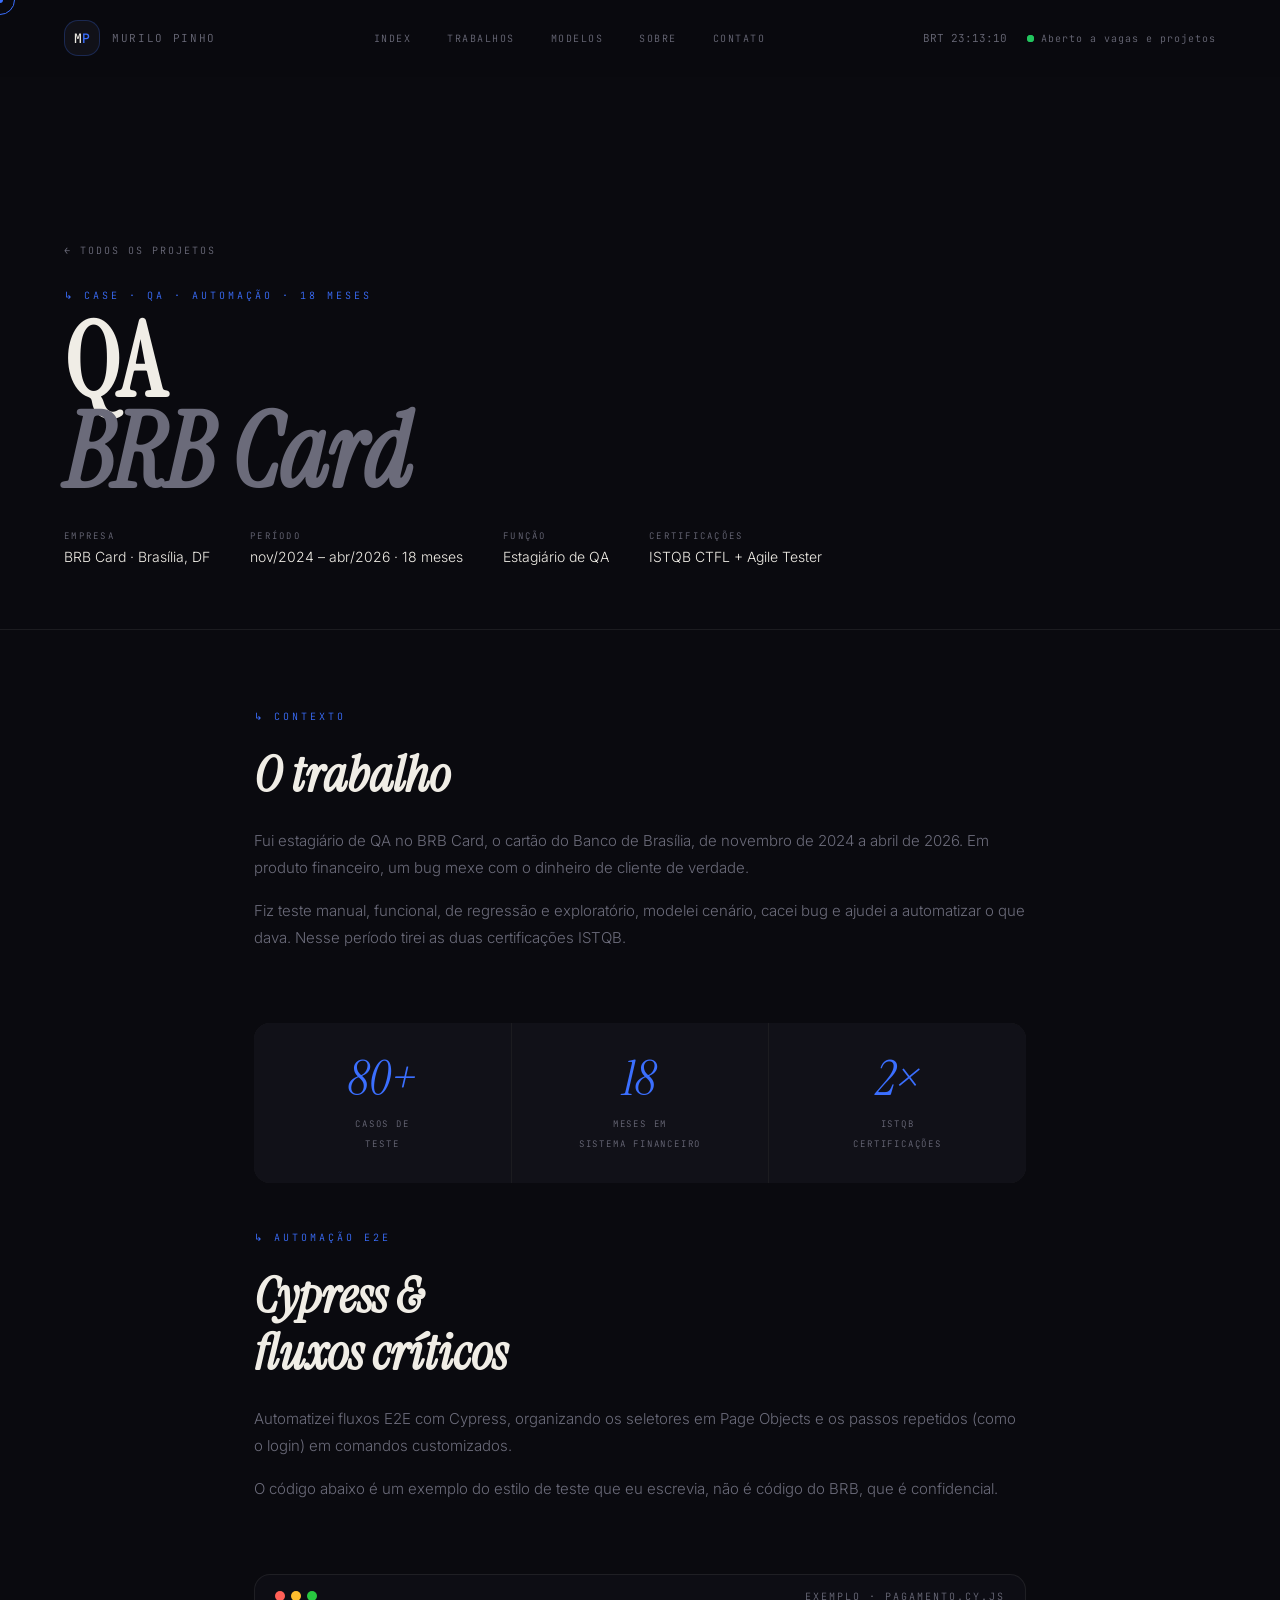
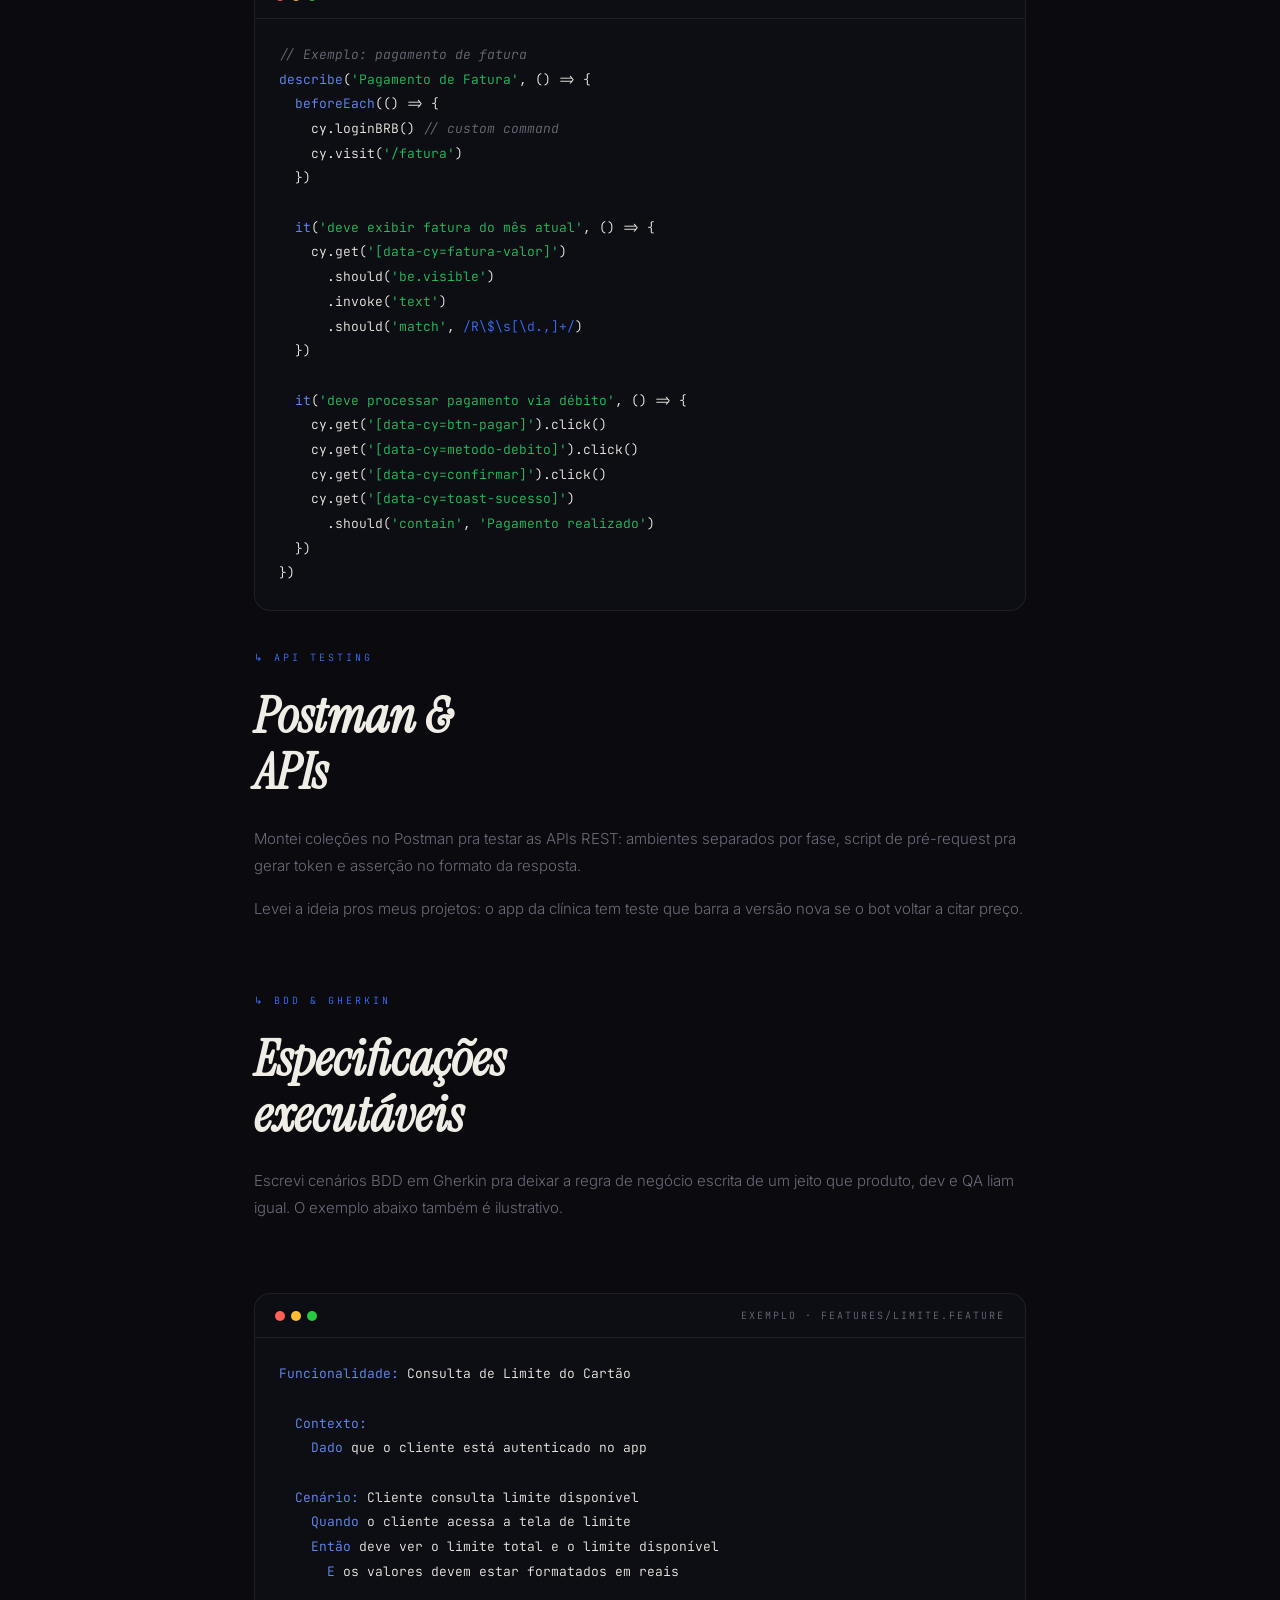
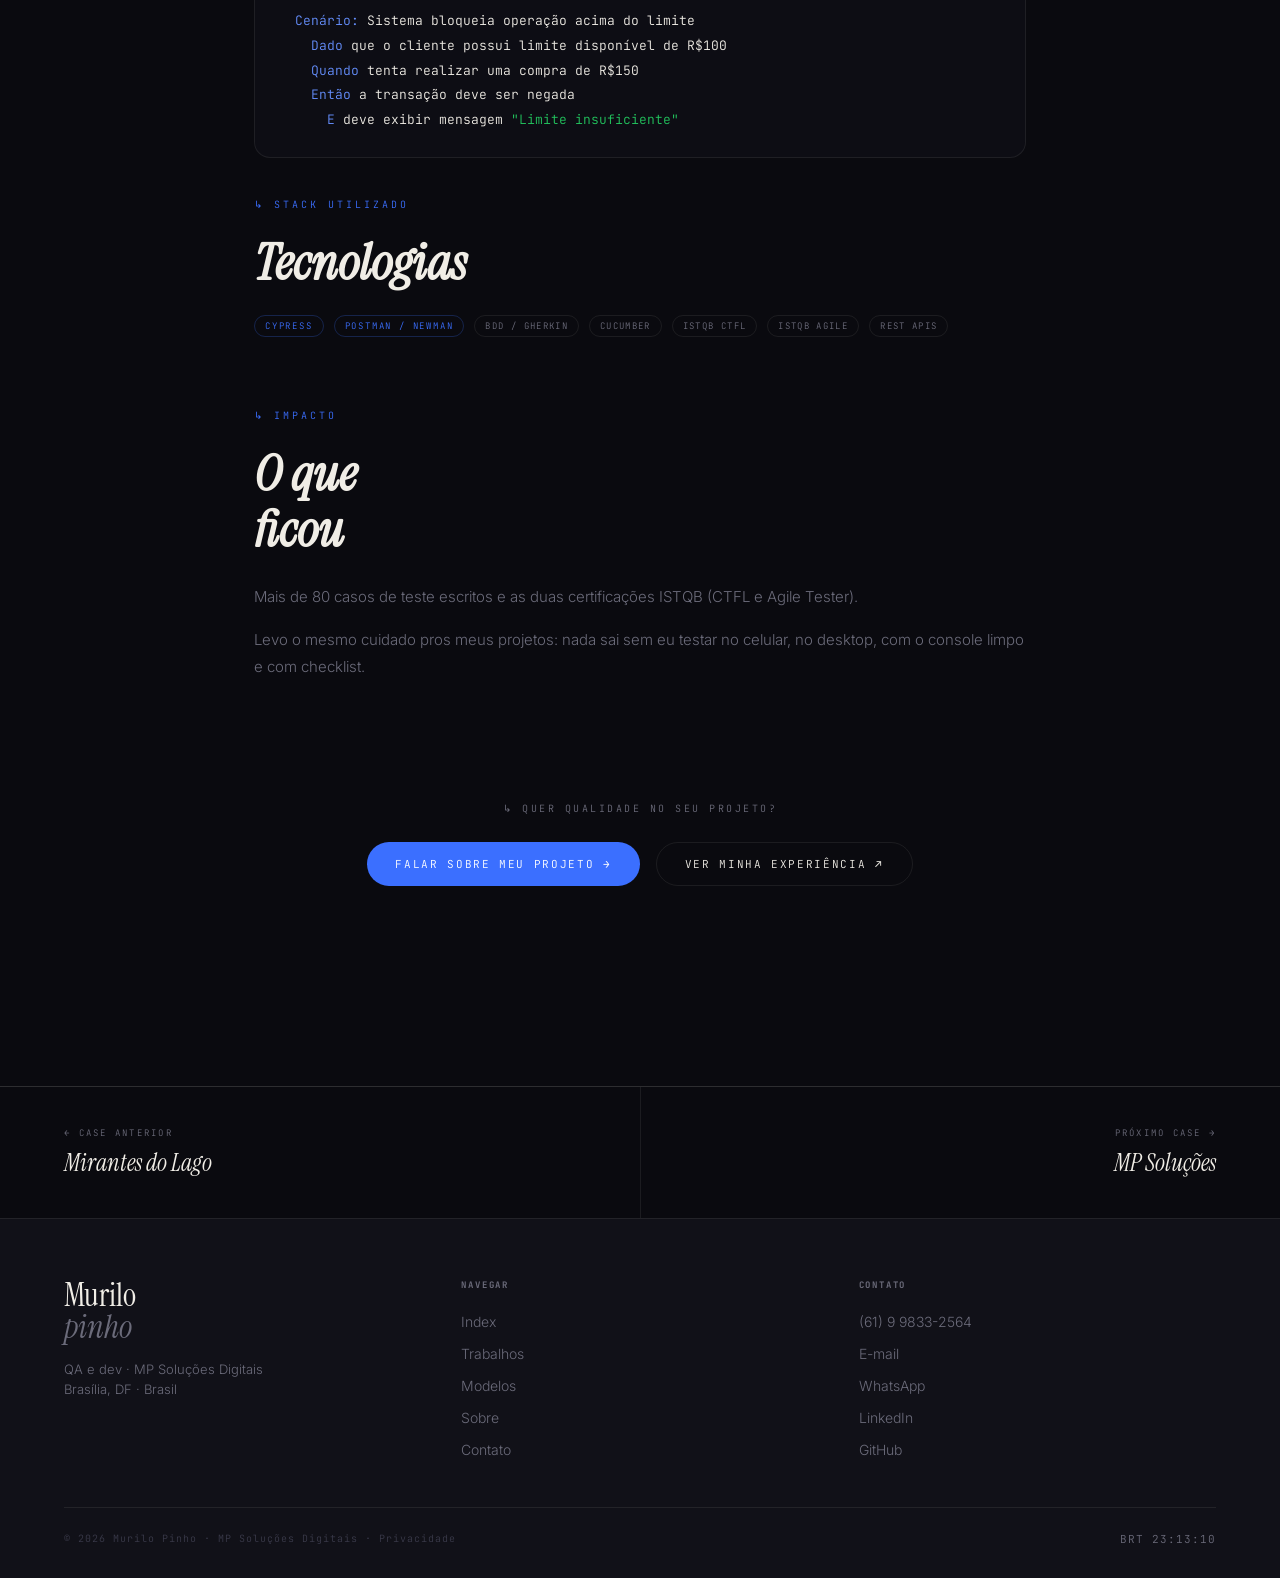
<file: case/qa-brb.html>
<!DOCTYPE html>
<html lang="pt-BR">
<head>
  <meta charset="UTF-8">
  <meta name="viewport" content="width=device-width, initial-scale=1.0">
  <title>Case: QA BRB Card · Murilo Pinho</title>
  <link rel="canonical" href="https://murilopinho.com.br/case/qa-brb">
  <link rel="icon" href="/assets/images/favicon.svg" type="image/svg+xml">
  <meta name="description" content="18 meses como estagiário de QA no BRB Card: 80+ casos de teste, Cypress, Postman e BDD/Gherkin.">

  <link rel="preconnect" href="https://fonts.googleapis.com">
  <link rel="preconnect" href="https://fonts.gstatic.com" crossorigin>
  <link href="https://fonts.googleapis.com/css2?family=Instrument+Serif:ital@0;1&family=JetBrains+Mono:wght@400;500&family=Inter:wght@300;400;500&display=swap" rel="stylesheet">
  <link rel="stylesheet" href="../assets/shared.css">
  <link rel="stylesheet" href="../assets/case.css">
</head>
<body>

<div id="cursor-dot"></div>
<div id="cursor-ring"></div>
<div id="page-overlay"></div>

<nav id="nav">
  <div class="nav-left">
    <a href="/" class="nav-logo"><span>M</span><span>P</span></a>
    <span class="nav-name">Murilo Pinho</span>
  </div>
  <div class="nav-center">
    <a href="/">Index</a>
    <a href="/trabalhos">Trabalhos</a>
    <a href="/modelos">Modelos</a>
    <a href="/sobre">Sobre</a>
    <a href="/contato">Contato</a>
  </div>
  <div class="nav-right">
    <span class="nav-clock"></span>
    <div class="nav-avail"><span class="dot-green"></span>Aberto a vagas e projetos</div>
    <button class="nav-hamburger" id="nav-hamburger" aria-label="Abrir menu" aria-expanded="false" aria-controls="nav-mobile-menu"><span></span><span></span><span></span></button>
  </div>
</nav>
<div id="nav-mobile-menu">
  <a href="/">Index</a>
  <a href="/trabalhos">Trabalhos</a>
  <a href="/modelos">Modelos</a>
  <a href="/sobre">Sobre</a>
  <a href="/contato">Contato</a>
</div>

<!-- HERO -->
<section class="case-hero">
  <div class="case-hero-bg case-hero-bg--qa"></div>
  <div class="case-hero-content">
    <a href="/trabalhos" class="case-back reveal">← Todos os projetos</a>
    <span class="case-eyebrow reveal" data-delay="60">↳ case · qa · automação · 18 meses</span>
    <h1 class="case-hero-title reveal" data-delay="120">
      QA<br><em>BRB Card</em>
    </h1>
    <div class="case-hero-meta reveal" data-delay="180">
      <div class="case-meta-item">
        <span class="case-meta-label">Empresa</span>
        <span class="case-meta-value">BRB Card · Brasília, DF</span>
      </div>
      <div class="case-meta-item">
        <span class="case-meta-label">Período</span>
        <span class="case-meta-value">nov/2024 – abr/2026 · 18 meses</span>
      </div>
      <div class="case-meta-item">
        <span class="case-meta-label">Função</span>
        <span class="case-meta-value">Estagiário de QA</span>
      </div>
      <div class="case-meta-item">
        <span class="case-meta-label">Certificações</span>
        <span class="case-meta-value">ISTQB CTFL + Agile Tester</span>
      </div>
    </div>
  </div>
</section>

<!-- BODY -->
<div class="case-body">

  <!-- VISÃO GERAL -->
  <div class="case-section reveal">
    <span class="case-section-label">↳ Contexto</span>
    <h2 class="case-section-title">O trabalho</h2>
    <p>
      Fui estagiário de QA no BRB Card, o cartão do Banco de Brasília, de novembro de 2024 a abril de 2026. Em produto financeiro, um bug mexe com o dinheiro de cliente de verdade.
    </p>
    <p>
      Fiz teste manual, funcional, de regressão e exploratório, modelei cenário, cacei bug e ajudei a automatizar o que dava. Nesse período tirei as duas certificações ISTQB.
    </p>
  </div>

  <!-- MÉTRICAS -->
  <div class="case-metrics reveal">
    <div class="case-metric">
      <span class="case-metric-val">80+</span>
      <span class="case-metric-label">Casos de<br>teste</span>
    </div>
    <div class="case-metric">
      <span class="case-metric-val">18</span>
      <span class="case-metric-label">Meses em<br>sistema financeiro</span>
    </div>
    <div class="case-metric">
      <span class="case-metric-val">2×</span>
      <span class="case-metric-label">ISTQB<br>certificações</span>
    </div>
  </div>

  <!-- CYPRESS -->
  <div class="case-section reveal">
    <span class="case-section-label">↳ Automação E2E</span>
    <h2 class="case-section-title">Cypress &<br><em>fluxos críticos</em></h2>
    <p>
      Automatizei fluxos E2E com Cypress, organizando os seletores em Page Objects e os passos repetidos (como o login) em comandos customizados.
    </p>
    <p>
      O código abaixo é um exemplo do estilo de teste que eu escrevia, não é código do BRB, que é confidencial.
    </p>
  </div>

  <div class="code-block reveal">
    <div class="code-block-header">
      <div class="code-dots">
        <div class="code-dot code-dot-red"></div>
        <div class="code-dot code-dot-yellow"></div>
        <div class="code-dot code-dot-green"></div>
      </div>
      <span class="code-block-label">exemplo · pagamento.cy.js</span>
    </div>
    <div class="code-block-body">
      <span class="cmt">// Exemplo: pagamento de fatura</span><br>
      <span class="kw">describe</span>(<span class="str">'Pagamento de Fatura'</span>, () => {<br>
      &nbsp;&nbsp;<span class="kw">beforeEach</span>(() => {<br>
      &nbsp;&nbsp;&nbsp;&nbsp;cy.<span class="fn">loginBRB</span>() <span class="cmt">// custom command</span><br>
      &nbsp;&nbsp;&nbsp;&nbsp;cy.<span class="fn">visit</span>(<span class="str">'/fatura'</span>)<br>
      &nbsp;&nbsp;})<br><br>
      &nbsp;&nbsp;<span class="kw">it</span>(<span class="str">'deve exibir fatura do mês atual'</span>, () => {<br>
      &nbsp;&nbsp;&nbsp;&nbsp;cy.<span class="fn">get</span>(<span class="str">'[data-cy=fatura-valor]'</span>)<br>
      &nbsp;&nbsp;&nbsp;&nbsp;&nbsp;&nbsp;.<span class="fn">should</span>(<span class="str">'be.visible'</span>)<br>
      &nbsp;&nbsp;&nbsp;&nbsp;&nbsp;&nbsp;.<span class="fn">invoke</span>(<span class="str">'text'</span>)<br>
      &nbsp;&nbsp;&nbsp;&nbsp;&nbsp;&nbsp;.<span class="fn">should</span>(<span class="str">'match'</span>, <span class="acc">/R\$\s[\d.,]+/</span>)<br>
      &nbsp;&nbsp;})<br><br>
      &nbsp;&nbsp;<span class="kw">it</span>(<span class="str">'deve processar pagamento via débito'</span>, () => {<br>
      &nbsp;&nbsp;&nbsp;&nbsp;cy.<span class="fn">get</span>(<span class="str">'[data-cy=btn-pagar]'</span>).<span class="fn">click</span>()<br>
      &nbsp;&nbsp;&nbsp;&nbsp;cy.<span class="fn">get</span>(<span class="str">'[data-cy=metodo-debito]'</span>).<span class="fn">click</span>()<br>
      &nbsp;&nbsp;&nbsp;&nbsp;cy.<span class="fn">get</span>(<span class="str">'[data-cy=confirmar]'</span>).<span class="fn">click</span>()<br>
      &nbsp;&nbsp;&nbsp;&nbsp;cy.<span class="fn">get</span>(<span class="str">'[data-cy=toast-sucesso]'</span>)<br>
      &nbsp;&nbsp;&nbsp;&nbsp;&nbsp;&nbsp;.<span class="fn">should</span>(<span class="str">'contain'</span>, <span class="str">'Pagamento realizado'</span>)<br>
      &nbsp;&nbsp;})<br>
      })
    </div>
  </div>

  <!-- POSTMAN -->
  <div class="case-section reveal">
    <span class="case-section-label">↳ API Testing</span>
    <h2 class="case-section-title">Postman &<br><em>APIs</em></h2>
    <p>
      Montei coleções no Postman pra testar as APIs REST: ambientes separados por fase, script de pré-request pra gerar token e asserção no formato da resposta.
    </p>
    <p>
      Levei a ideia pros meus projetos: o app da clínica tem teste que barra a versão nova se o bot voltar a citar preço.
    </p>
  </div>

  <!-- BDD -->
  <div class="case-section reveal">
    <span class="case-section-label">↳ BDD & Gherkin</span>
    <h2 class="case-section-title">Especificações<br><em>executáveis</em></h2>
    <p>
      Escrevi cenários BDD em Gherkin pra deixar a regra de negócio escrita de um jeito que produto, dev e QA liam igual. O exemplo abaixo também é ilustrativo.
    </p>
  </div>

  <div class="code-block reveal">
    <div class="code-block-header">
      <div class="code-dots">
        <div class="code-dot code-dot-red"></div>
        <div class="code-dot code-dot-yellow"></div>
        <div class="code-dot code-dot-green"></div>
      </div>
      <span class="code-block-label">exemplo · features/limite.feature</span>
    </div>
    <div class="code-block-body">
      <span class="kw">Funcionalidade:</span> Consulta de Limite do Cartão<br><br>
      &nbsp;&nbsp;<span class="kw">Contexto:</span><br>
      &nbsp;&nbsp;&nbsp;&nbsp;<span class="kw">Dado</span> que o cliente está autenticado no app<br><br>
      &nbsp;&nbsp;<span class="kw">Cenário:</span> Cliente consulta limite disponível<br>
      &nbsp;&nbsp;&nbsp;&nbsp;<span class="kw">Quando</span> o cliente acessa a tela de limite<br>
      &nbsp;&nbsp;&nbsp;&nbsp;<span class="kw">Então</span> deve ver o limite total e o limite disponível<br>
      &nbsp;&nbsp;&nbsp;&nbsp;&nbsp;&nbsp;<span class="kw">E</span> os valores devem estar formatados em reais<br><br>
      &nbsp;&nbsp;<span class="kw">Cenário:</span> Sistema bloqueia operação acima do limite<br>
      &nbsp;&nbsp;&nbsp;&nbsp;<span class="kw">Dado</span> que o cliente possui limite disponível de R$100<br>
      &nbsp;&nbsp;&nbsp;&nbsp;<span class="kw">Quando</span> tenta realizar uma compra de R$150<br>
      &nbsp;&nbsp;&nbsp;&nbsp;<span class="kw">Então</span> a transação deve ser negada<br>
      &nbsp;&nbsp;&nbsp;&nbsp;&nbsp;&nbsp;<span class="kw">E</span> deve exibir mensagem <span class="str">"Limite insuficiente"</span>
    </div>
  </div>

  <!-- TECH STACK -->
  <div class="case-section reveal">
    <span class="case-section-label">↳ Stack utilizado</span>
    <h2 class="case-section-title">Tecnologias</h2>
    <div class="case-tech-grid">
      <span class="tag">Cypress</span>
      <span class="tag">Postman / Newman</span>
      <span class="tag-plain">BDD / Gherkin</span>
      <span class="tag-plain">Cucumber</span>
      <span class="tag-plain">ISTQB CTFL</span>
      <span class="tag-plain">ISTQB Agile</span>
      <span class="tag-plain">REST APIs</span>
    </div>
  </div>

  <!-- RESULTADO -->
  <div class="case-section reveal">
    <span class="case-section-label">↳ Impacto</span>
    <h2 class="case-section-title">O que<br><em>ficou</em></h2>
    <p>
      Mais de 80 casos de teste escritos e as duas certificações ISTQB (CTFL e Agile Tester).
    </p>
    <p>
      Levo o mesmo cuidado pros meus projetos: nada sai sem eu testar no celular, no desktop, com o console limpo e com checklist.
    </p>
  </div>

  <!-- CTA -->
  <div class="case-section reveal case-cta">
    <p class="cta-band-eyebrow">↳ Quer qualidade no seu projeto?</p>
    <div class="cta-band-actions">
      <a href="/contato" class="btn-primary">Falar sobre meu projeto →</a>
      <a href="/sobre" class="btn-secondary">Ver minha experiência ↗</a>
    </div>
  </div>

</div>

<!-- CASE NAV -->
<div class="case-nav">
  <a href="/case/mirantes" class="case-nav-item reveal">
    <span class="case-nav-dir">← Case anterior</span>
    <span class="case-nav-title">Mirantes <em>do Lago</em></span>
  </a>
  <a href="/case/mp" class="case-nav-item next reveal" data-delay="60">
    <span class="case-nav-dir">Próximo case →</span>
    <span class="case-nav-title">MP <em>Soluções</em></span>
  </a>
</div>

<footer id="footer">
  <div class="footer-top">
    <div>
      <div class="footer-brand-name">Murilo<br><em>pinho</em></div>
      <p class="footer-tagline">QA e dev · MP Soluções Digitais<br>Brasília, DF · Brasil</p>
    </div>
    <div class="footer-col">
      <h4>Navegar</h4>
      <ul>
        <li><a href="/">Index</a></li>
        <li><a href="/trabalhos">Trabalhos</a></li>
        <li><a href="/modelos">Modelos</a></li>
        <li><a href="/sobre">Sobre</a></li>
        <li><a href="/contato">Contato</a></li>
      </ul>
    </div>
    <div class="footer-col">
      <h4>Contato</h4>
      <ul>
        <li><a href="tel:+5561998332564">(61) 9 9833-2564</a></li>
        <li><a href="mailto:mmurilo.pinho@gmail.com">E-mail</a></li>
        <li><a href="https://wa.me/5561998332564" target="_blank" rel="noopener">WhatsApp</a></li>
        <li><a href="https://linkedin.com/in/murilopinho" target="_blank" rel="noopener">LinkedIn</a></li>
        <li><a href="https://github.com/murilopinho" target="_blank" rel="noopener noreferrer">GitHub</a></li>
      </ul>
    </div>
  </div>
  <div class="footer-bottom">
    <span>© 2026 Murilo Pinho · MP Soluções Digitais · <a href="/privacidade">Privacidade</a></span>
    <span class="nav-clock"></span>
  </div>
</footer>

<script src="../assets/shared.js"></script>
</body>
</html>
</file>
<file: assets/shared.css>
/* ============================================================
   SHARED.CSS — MP Soluções Digitais · Portfolio
   ============================================================ */

/* --- TOKENS --- */
:root {
  --fs-9: 9px; --fs-10: 10px; --fs-11: 11px; /* textos mono pequenos; sobem no celular */
  --bg:       #0A0A0F;
  --bg-2:     #111118;
  --fg:       #F0EDE6;
  --mid:      #6B6B7A;
  --dim:      #3A3A4A;
  --accent:   #3B6FFF;
  --accent-2: #6690FF;
  --line:     rgba(240,237,230,0.08);
  --line-2:   rgba(59,111,255,0.25);
  --pad-x:    clamp(24px, 5vw, 80px);
  --font-display: 'Instrument Serif', serif;
  --font-body:    'Inter', sans-serif;
  --font-mono:    'JetBrains Mono', monospace;
  --ease:     cubic-bezier(0.25, 0.46, 0.45, 0.94);
  --ease-out: cubic-bezier(0.16, 1, 0.3, 1);
}

/* --- RESET --- */
*, *::before, *::after { box-sizing: border-box; margin: 0; padding: 0; }

html {
  -webkit-tap-highlight-color: transparent;
  scroll-behavior: smooth;
  font-size: 16px;
  -webkit-font-smoothing: antialiased;
  -moz-osx-font-smoothing: grayscale;
}

body {
  background: var(--bg);
  color: var(--fg);
  font-family: var(--font-body);
  font-weight: 300;
  overflow-x: hidden;
}
.has-cursor, .has-cursor button { cursor: none; }

@media (prefers-reduced-motion: reduce) {
  /* iteration 1: com duração 0.01ms e `infinite`, letreiro e cubo giravam ~100 mil vezes/s */
  *, *::before, *::after { animation-duration: 0.01ms !important; animation-iteration-count: 1 !important; transition-duration: 0.01ms !important; }
  html { scroll-behavior: auto; }
}

a { color: inherit; text-decoration: none; }
img { display: block; max-width: 100%; }
button { background: none; border: none; font-family: inherit; }
ul, ol { list-style: none; }

/* --- CUSTOM CURSOR --- */
html:not(.has-cursor) #cursor-dot,
html:not(.has-cursor) #cursor-ring { display: none; }
#cursor-dot,
#cursor-ring {
  position: fixed;
  top: 0; left: 0;
  border-radius: 50%;
  pointer-events: none;
  z-index: 9999;
  transform: translate(-50%, -50%);
  transition: opacity 0.3s;
}
#cursor-dot {
  width: 6px; height: 6px;
  background: var(--accent);
}
#cursor-ring {
  width: 30px; height: 30px;
  border: 1.5px solid var(--accent);
  transition: width 0.25s var(--ease), height 0.25s var(--ease), border-color 0.25s;
}
#cursor-ring.expanded {
  width: 52px; height: 52px;
  border-color: var(--accent-2);
}
#cursor-ring.on-link {
  width: 48px; height: 48px;
  background: rgba(59,111,255,0.1);
}

/* --- LOADING SCREEN --- */
#loader {
  position: fixed;
  inset: 0;
  background: var(--bg);
  z-index: 9000;
  display: flex;
  flex-direction: column;
  align-items: center;
  justify-content: center;
  gap: 32px;
}
#loader-label {
  font-family: var(--font-mono);
  font-size: var(--fs-11);
  letter-spacing: 0.3em;
  text-transform: uppercase;
  color: var(--mid);
}
#loader-status {
  font-family: var(--font-mono);
  font-size: var(--fs-10);
  letter-spacing: 0.2em;
  color: var(--accent);
  min-height: 16px;
}
#loader-bar-wrap {
  width: 200px;
  height: 1px;
  background: var(--line);
  position: relative;
  overflow: hidden;
}
#loader-bar {
  position: absolute;
  left: 0; top: 0;
  height: 100%;
  width: 0%;
  background: var(--accent);
  transition: width 0.1s linear;
}
.no-loader #loader { display: none; }
#loader-cube {
  width: 64px; height: 64px;
  margin: 38px;
  position: relative;
  transform-style: preserve-3d;
  animation: loader-spin 2.4s linear infinite;
}
#loader-cube span {
  position: absolute; inset: 0;
  background: linear-gradient(135deg, #111118, #1A1A2E);
  border: 1px solid var(--accent);
  opacity: 0.95;
  display: flex; align-items: center; justify-content: center;
  font: bold 26px monospace; color: #F0EDE6;
}
#loader-cube .logo b { color: var(--accent); }
#loader-cube span:nth-child(1) { transform: rotateY(90deg)  translateZ(32px); }
#loader-cube span:nth-child(2) { transform: rotateY(-90deg) translateZ(32px); }
#loader-cube span:nth-child(3) { transform: rotateX(90deg)  translateZ(32px); }
#loader-cube span:nth-child(4) { transform: rotateX(-90deg) translateZ(32px); }
#loader-cube span:nth-child(5) { transform: translateZ(32px); }
#loader-cube span:nth-child(6) { transform: rotateY(180deg) translateZ(32px); }
@keyframes loader-spin {
  from { transform: rotateX(-20deg) rotateY(0); }
  to   { transform: rotateX(-20deg) rotateY(360deg); }
}

/* --- NAV --- */
#nav {
  position: fixed;
  top: 0; left: 0; right: 0;
  z-index: 800;
  display: flex;
  align-items: center;
  justify-content: space-between;
  padding: 20px var(--pad-x);
  backdrop-filter: blur(20px);
  -webkit-backdrop-filter: blur(20px);
  background: rgba(10,10,15,0.85);
  border-bottom: 1px solid var(--line);
}

.nav-left {
  display: flex;
  align-items: center;
  gap: 12px;
}
.nav-logo {
  width: 36px; height: 36px;
  background: var(--bg-2);
  border: 1px solid var(--line-2);
  border-radius: 14px;
  display: flex; align-items: center; justify-content: center;
  font-family: var(--font-mono);
  font-size: 13px;
  font-weight: 500;
  flex-shrink: 0;
}
.nav-logo span:first-child { color: var(--fg); }
.nav-logo span:last-child  { color: var(--accent); }
.nav-name {
  font-family: var(--font-mono);
  font-size: var(--fs-11);
  letter-spacing: 0.15em;
  text-transform: uppercase;
  color: var(--mid);
}

.nav-center {
  display: flex;
  align-items: center;
  gap: 36px;
}
.nav-center a {
  font-family: var(--font-mono);
  font-size: var(--fs-10);
  letter-spacing: 0.15em;
  text-transform: uppercase;
  color: var(--mid);
  transition: color 0.2s;
}
.nav-center a:hover { color: var(--fg); }

.nav-right {
  display: flex;
  align-items: center;
  gap: 20px;
}
.nav-clock {
  font-family: var(--font-mono);
  font-size: var(--fs-11);
  color: var(--mid);
}
.nav-avail {
  display: flex;
  align-items: center;
  gap: 7px;
  font-family: var(--font-mono);
  font-size: var(--fs-10);
  letter-spacing: 0.1em;
  color: var(--mid);
}
.dot-green {
  width: 7px; height: 7px;
  border-radius: 50%;
  background: #22c55e;
  flex-shrink: 0;
}
/* pulso via transform/opacity: roda no compositor, sem repintar a página a cada quadro */
.dot-green, .status-dot-wip, .sd-wip { position: relative; }
.dot-green::after, .status-dot-wip::after, .sd-wip::after {
  content: ''; position: absolute; inset: 0; border-radius: 50%;
  background: inherit; animation: dot-pulse 2s ease-out infinite;
}
@keyframes dot-pulse {
  0%   { transform: scale(1);   opacity: 0.5; }
  70%, 100% { transform: scale(2.4); opacity: 0; }
}

/* hamburger mobile */
.nav-hamburger {
  display: none;
  flex-direction: column;
  gap: 5px;
  padding: 4px;
}
.nav-hamburger span {
  display: block;
  width: 22px; height: 1.5px;
  background: var(--fg);
  transition: transform 0.3s, opacity 0.3s;
}
#nav-mobile-menu {
  display: none;
  position: fixed;
  inset: 0;
  background: var(--bg);
  z-index: 700;
  flex-direction: column;
  align-items: center;
  justify-content: center;
  gap: 48px;
}
#nav-mobile-menu.open { display: flex; }
#nav-mobile-menu a {
  font-family: var(--font-display);
  font-size: clamp(32px, 8vw, 56px);
  font-style: italic;
  color: var(--fg);
  opacity: 0.8;
}
#nav-mobile-menu a:hover { opacity: 1; color: var(--accent); }

/* --- PAGE TRANSITION OVERLAY --- */
#page-overlay {
  position: fixed;
  inset: 0;
  background: var(--accent);
  z-index: 850;
  transform: scaleX(0);
  transform-origin: left;
  pointer-events: none;
}

/* --- SECTION FADE-UP (JS adds .visible) --- */
.reveal {
  opacity: 0;
  transform: translateY(30px);
  transition: opacity 0.7s var(--ease-out), transform 0.7s var(--ease-out);
}
.reveal.visible {
  opacity: 1;
  transform: translateY(0);
}

/* --- UTILITY --- */
.mono { font-family: var(--font-mono); }
.display { font-family: var(--font-display); }
.accent { color: var(--accent); }
.mid { color: var(--mid); }

.tag {
  font-family: var(--font-mono);
  font-size: var(--fs-9);
  letter-spacing: 0.2em;
  text-transform: uppercase;
  color: var(--accent);
  border: 1px solid var(--line-2);
  padding: 4px 10px;
  border-radius: 100px;
}
.tag-plain {
  font-family: var(--font-mono);
  font-size: var(--fs-9);
  letter-spacing: 0.15em;
  text-transform: uppercase;
  color: var(--mid);
  border: 1px solid var(--line);
  padding: 4px 10px;
  border-radius: 100px;
}

.btn-primary {
  display: inline-flex;
  align-items: center;
  gap: 8px;
  background: var(--accent);
  color: #fff;
  font-family: var(--font-mono);
  font-size: var(--fs-11);
  letter-spacing: 0.15em;
  text-transform: uppercase;
  padding: 14px 28px;
  border-radius: 100px;
  transition: background 0.2s, transform 0.2s;
}
.btn-primary:hover { background: var(--accent-2); transform: translateY(-2px); }

.btn-secondary {
  display: inline-flex;
  align-items: center;
  gap: 8px;
  border: 1px solid var(--line);
  color: var(--fg);
  font-family: var(--font-mono);
  font-size: var(--fs-11);
  letter-spacing: 0.15em;
  text-transform: uppercase;
  padding: 14px 28px;
  border-radius: 100px;
  transition: border-color 0.2s, color 0.2s, transform 0.2s;
}
.btn-secondary:hover { border-color: var(--accent); color: var(--accent); transform: translateY(-2px); }

/* --- FOOTER --- */
#footer {
  background: var(--bg-2);
  border-top: 1px solid var(--line);
  padding: 60px var(--pad-x) 32px;
}
.footer-top {
  display: grid;
  grid-template-columns: 1fr 1fr 1fr;
  gap: 40px;
  padding-bottom: 48px;
  border-bottom: 1px solid var(--line);
}
.footer-brand-name {
  font-family: var(--font-display);
  font-size: 32px;
  line-height: 1;
}
.footer-brand-name em { font-style: italic; color: var(--mid); }
.footer-col h4 {
  font-family: var(--font-mono);
  font-size: var(--fs-9);
  letter-spacing: 0.2em;
  text-transform: uppercase;
  color: var(--mid);
  margin-bottom: 20px;
}
.footer-col ul { display: flex; flex-direction: column; gap: 12px; }
.footer-col a {
  font-size: 14px;
  color: var(--mid);
  transition: color 0.2s;
}
.footer-col a:hover { color: var(--fg); }
.footer-bottom {
  display: flex;
  justify-content: space-between;
  align-items: center;
  padding-top: 24px;
  font-family: var(--font-mono);
  font-size: var(--fs-10);
  letter-spacing: 0.1em;
  color: var(--dim);
}

/* --- RESPONSIVE NAV --- */
@media (max-width: 768px) {
  .nav-center { display: none; }
  .nav-right .nav-avail { display: none; }
  .nav-hamburger { display: flex; }

  .footer-top { grid-template-columns: 1fr; }
  .footer-bottom { flex-direction: column; gap: 8px; text-align: center; }

  /* celular: letra legível e alvo de toque de 44px */
  :root { --fs-9: 11px; --fs-10: 11px; --fs-11: 12px; }
  .nav-hamburger { padding: 14px 10px; margin-right: -10px; }
  .footer-col ul { gap: 0; }
  .footer-col a { display: inline-block; padding: 12px 0; }
  .footer-bottom a { display: inline-block; padding: 12px 4px; }
  .case-back { padding: 12px 0; }
}

/* --- ACESSIBILIDADE --- */
.skip-link {
  position: absolute; top: -40px; left: 16px; z-index: 10000;
  background: #3b82f6; color: #fff; padding: 8px 16px; border-radius: 4px;
  font-weight: 600; font-family: monospace; text-decoration: none;
  transition: top .2s ease;
}
.skip-link:focus { top: 8px; }
#nav a[aria-current="page"], #nav-mobile-menu a[aria-current="page"] { color: var(--fg) !important; }
.img-failed { background: var(--bg-2) !important; }

/* --- UTILITÁRIOS (substituem os antigos style="" inline, por isso o !important) --- */
.u-mid    { color: var(--mid) !important; }
.u-accent { color: var(--accent) !important; }
.u-green  { color: #22c55e !important; }
.u-tiny   { font-size: var(--fs-10) !important; }
.u-note   { font-size: var(--fs-11) !important; color: var(--mid) !important; }
.u-right  { text-align: right !important; }
.u-mt24   { margin-top: 24px !important; }
.u-inline-block { display: inline-block !important; }
.honeypot { display: none !important; }
.img-contain { object-fit: contain !important; }
.img-white   { background: #fff !important; }
.tag-live { color: #22c55e !important; border-color: rgba(34,197,94,0.3) !important; }
.code-lines       { line-height: 2 !important; text-align: left !important; }
.code-lines-loose { line-height: 1.9 !important; }
.code-lines-soft  { line-height: 1.8 !important; opacity: 0.8 !important; }
.code-dot-red    { background: #FF5F57 !important; }
.code-dot-yellow { background: #FEBC2E !important; }
.code-dot-green  { background: #28C840 !important; }
.footer-tagline { font-size: 13px !important; color: var(--mid) !important; margin-top: 16px !important; line-height: 1.6 !important; }
.contato-note   { font-size: 14px !important; color: var(--mid) !important; line-height: 1.7 !important; }
.ph-code {
  font-family: var(--font-mono) !important; font-size: var(--fs-10) !important; color: var(--mid) !important;
  flex-direction: row !important; gap: 0 !important; padding: 44px 24px 24px !important; overflow: hidden !important;
  align-items: flex-start !important; justify-content: flex-start !important;
}
.ph-code-block  { font-family: var(--font-mono) !important; font-size: var(--fs-10) !important; color: var(--mid) !important; text-align: left !important; padding: 32px !important; }
.ph-code-accent { font-size: var(--fs-11) !important; color: var(--accent) !important; }
.cta-band { padding: 100px var(--pad-x) !important; text-align: center !important; border-bottom: 1px solid var(--line) !important; }
.cta-band-eyebrow { font-family: var(--font-mono) !important; font-size: var(--fs-10) !important; letter-spacing: 0.25em !important; text-transform: uppercase !important; color: var(--mid) !important; margin-bottom: 24px !important; }
.cta-band-title   { font-family: var(--font-display) !important; font-size: clamp(32px,5vw,72px) !important; font-style: italic !important; margin-bottom: 32px !important; }
.cta-band-actions { display: flex !important; gap: 16px !important; justify-content: center !important; flex-wrap: wrap !important; }
.case-cta    { text-align: center !important; padding: 48px 0 !important; }
.case-hero-bg--mp       { background: linear-gradient(135deg,#0A0A0F 0%,#0D0D1A 50%,#0A0A14 100%) !important; }
.case-hero-bg--mirantes { background-image: url('https://images.unsplash.com/photo-1501854140801-50d01698950b?w=1920&q=80&fit=crop&auto=format') !important; }
.case-hero-bg--qa       { background-image: url('https://images.unsplash.com/photo-1498050108023-c5249f4df085?w=1920&q=80&fit=crop&auto=format') !important; opacity: 0.08 !important; }
</file>
<file: assets/index.css>
/* ── HERO ── */
#hero {
  min-height: 100vh;
  display: flex;
  flex-direction: column;
  justify-content: space-between;
  padding: 110px var(--pad-x) 48px;
  position: relative;
  overflow: hidden;
}
.hero-grid-bg {
  position: absolute;
  inset: 0;
  z-index: 0;
  background-image:
    linear-gradient(rgba(240,237,230,0.04) 1px, transparent 1px),
    linear-gradient(90deg, rgba(240,237,230,0.04) 1px, transparent 1px);
  background-size: calc(100% / 12) 80px;
  pointer-events: none;
}
.hero-meta {
  display: flex;
  justify-content: space-between;
  align-items: flex-start;
  z-index: 1;
}
.hero-meta-item {
  font-family: var(--font-mono);
  font-size: var(--fs-10);
  letter-spacing: 0.2em;
  text-transform: uppercase;
  color: var(--mid);
  line-height: 1.8;
}
.hero-meta-item .dot-avail {
  display: inline-flex;
  align-items: center;
  gap: 6px;
}
.hero-name {
  z-index: 1;
  margin: auto 0;
  padding: 32px 0;
}
.hero-name-line1 {
  font-family: var(--font-display);
  font-size: clamp(80px, 17vw, 260px);
  line-height: 0.86;
  font-style: normal;
  letter-spacing: -0.02em;
  display: block;
}
.hero-name-line2 {
  font-family: var(--font-display);
  font-size: clamp(80px, 17vw, 260px);
  line-height: 0.86;
  font-style: italic;
  letter-spacing: -0.02em;
  color: var(--mid);
  display: block;
}
.hero-foot {
  display: grid;
  grid-template-columns: 1fr 1fr 1fr;
  gap: 24px;
  align-items: end;
  z-index: 1;
}
.hero-foot-desc {
  font-size: 13px;
  color: var(--mid);
  line-height: 1.7;
  max-width: 300px;
}
.hero-foot-tags {
  display: flex;
  flex-wrap: wrap;
  gap: 8px;
}
.hero-foot-ctas {
  display: flex;
  gap: 12px;
  justify-content: flex-end;
  flex-wrap: wrap;
}
.hero-cta-hint {
  grid-column: 3;
  font-family: var(--font-mono);
  font-size: var(--fs-9);
  letter-spacing: 0.15em;
  text-transform: uppercase;
  color: var(--accent);
  text-align: right;
  margin-top: 6px;
}

/* ── TICKER ── */
#ticker {
  border-top: 1px solid var(--line);
  border-bottom: 1px solid var(--line);
  overflow: hidden;
  padding: 18px 0;
  background: var(--bg-2);
}
.ticker-track {
  display: flex;
  gap: 0;
  animation: ticker-move 36s linear infinite;
  white-space: nowrap;
}
.ticker-item {
  font-family: var(--font-display);
  font-style: italic;
  font-size: clamp(22px, 3vw, 40px);
  color: var(--mid);
  padding: 0 32px;
  flex-shrink: 0;
}
.ticker-item .ticker-tag {
  font-family: var(--font-mono);
  font-style: normal;
  font-size: var(--fs-11);
  color: var(--accent);
  letter-spacing: 0.2em;
  text-transform: uppercase;
  vertical-align: middle;
}
@keyframes ticker-move {
  0%   { transform: translateX(0); }
  100% { transform: translateX(-50%); }
}

/* ── MANIFESTO ── */
#manifesto {
  padding: 140px var(--pad-x);
  border-bottom: 1px solid var(--line);
}
.manifesto-eyebrow {
  font-family: var(--font-mono);
  font-size: var(--fs-10);
  letter-spacing: 0.3em;
  text-transform: uppercase;
  color: var(--accent);
  margin-bottom: 48px;
  display: block;
}
.manifesto-text {
  font-family: var(--font-display);
  font-size: clamp(28px, 4.8vw, 74px);
  line-height: 1.12;
  font-style: italic;
  color: var(--fg);
  max-width: 1200px;
}
.manifesto-byline {
  font-family: var(--font-mono);
  font-size: var(--fs-10);
  letter-spacing: 0.25em;
  text-transform: uppercase;
  color: var(--mid);
  margin-top: 48px;
}

/* ── SELECTED WORKS ── */
#works {
  padding: 0 var(--pad-x);
  border-bottom: 1px solid var(--line);
}
.works-header {
  padding: 80px 0 32px;
  display: flex;
  justify-content: space-between;
  align-items: flex-end;
  border-bottom: 1px solid var(--line);
}
.works-title {
  font-family: var(--font-display);
  font-size: clamp(32px, 5vw, 64px);
  font-style: italic;
}
.works-count {
  font-family: var(--font-mono);
  font-size: var(--fs-10);
  letter-spacing: 0.2em;
  text-transform: uppercase;
  color: var(--mid);
}
.work-item {
  display: grid;
  grid-template-columns: 1fr 1fr;
  gap: 48px;
  padding: 64px 0;
  border-bottom: 1px solid var(--line);
  align-items: center;
  transition: border-color 0.3s;
}
.work-item:last-child { border-bottom: none; }
.work-item:hover { border-color: var(--line-2); }
.work-eyebrow {
  font-family: var(--font-mono);
  font-size: var(--fs-10);
  letter-spacing: 0.2em;
  text-transform: uppercase;
  color: var(--mid);
  margin-bottom: 20px;
  display: block;
}
.work-title {
  font-family: var(--font-display);
  font-size: clamp(36px, 5.5vw, 80px);
  line-height: 0.9;
  margin-bottom: 24px;
}
.work-title em { font-style: italic; color: var(--mid); }
.work-desc {
  font-size: 15px;
  color: var(--mid);
  line-height: 1.75;
  max-width: 460px;
  margin-bottom: 28px;
}
.work-tags {
  display: flex;
  flex-wrap: wrap;
  gap: 8px;
  margin-bottom: 28px;
}
.work-metrics {
  display: flex;
  gap: 32px;
  margin-bottom: 36px;
}
.work-metric {
  display: flex;
  flex-direction: column;
  gap: 4px;
}
.work-metric-val {
  font-family: var(--font-display);
  font-size: 28px;
  font-style: italic;
  color: var(--accent);
}
.work-metric-label {
  font-family: var(--font-mono);
  font-size: var(--fs-9);
  letter-spacing: 0.15em;
  text-transform: uppercase;
  color: var(--mid);
}
.work-links { display: flex; gap: 12px; flex-wrap: wrap; }
.work-right {
  background: var(--bg-2);
  border: 1px solid var(--line);
  border-radius: 16px;
  overflow: hidden;
  aspect-ratio: 4/3;
  display: flex;
  align-items: center;
  justify-content: center;
  position: relative;
  transition: border-color 0.3s;
}
.work-item:hover .work-right { border-color: var(--line-2); }
.work-mockup {
  width: 100%;
  height: 100%;
  object-fit: cover;
  display: block;
}
.work-mockup-placeholder {
  display: flex;
  flex-direction: column;
  align-items: center;
  justify-content: center;
  gap: 16px;
  color: var(--mid);
  font-family: var(--font-mono);
  font-size: var(--fs-11);
  letter-spacing: 0.15em;
  text-transform: uppercase;
  text-align: center;
  padding: 32px;
}
.work-status {
  position: absolute;
  top: 16px;
  right: 16px;
  display: flex;
  align-items: center;
  gap: 6px;
  background: rgba(10,10,15,0.8);
  border: 1px solid var(--line);
  padding: 6px 12px;
  border-radius: 100px;
  font-family: var(--font-mono);
  font-size: var(--fs-9);
  letter-spacing: 0.15em;
  text-transform: uppercase;
}
.status-dot-live { width: 6px; height: 6px; border-radius: 50%; background: #22c55e; }
.status-dot-wip  {
  width: 6px; height: 6px; border-radius: 50%;
  background: var(--accent);
}

/* ── CAPABILITIES ── */
#capabilities {
  padding: 120px var(--pad-x);
  border-bottom: 1px solid var(--line);
}
.cap-header {
  display: flex;
  justify-content: space-between;
  align-items: flex-end;
  flex-wrap: wrap;
  gap: 12px;
  margin-bottom: 64px;
}
.cap-segments {
  width: 100%;
  font-family: var(--font-mono);
  font-size: var(--fs-11);
  letter-spacing: 0.15em;
  text-transform: uppercase;
  color: var(--mid);
  margin-top: -40px;
}
.cap-title {
  font-family: var(--font-display);
  font-size: clamp(32px, 5vw, 64px);
  font-style: italic;
}
.cap-grid {
  display: grid;
  grid-template-columns: repeat(3, 1fr);
  gap: 1px;
  background: var(--line);
}
.cap-col {
  background: var(--bg);
  padding: 40px 36px;
}
.cap-col-num {
  font-family: var(--font-mono);
  font-size: var(--fs-10);
  letter-spacing: 0.3em;
  color: var(--accent);
  margin-bottom: 8px;
}
.cap-col-title {
  font-family: var(--font-display);
  font-size: 24px;
  font-style: italic;
  margin-bottom: 32px;
  line-height: 1.1;
}
.cap-skill {
  display: flex;
  justify-content: space-between;
  align-items: center;
  padding: 12px 0;
  border-bottom: 1px solid var(--line);
}
.cap-skill:last-child { border-bottom: none; }
.cap-skill-name { font-size: 14px; color: var(--fg); }
.cap-skill-level {
  font-family: var(--font-mono);
  font-size: var(--fs-9);
  letter-spacing: 0.15em;
  text-transform: uppercase;
  color: var(--mid);
}
.cap-skill-level.principal { color: var(--accent); }

/* ── TIMELINE ── */
#timeline {
  padding: 120px var(--pad-x);
  border-bottom: 1px solid var(--line);
}
.tl-header { margin-bottom: 80px; }
.tl-eyebrow {
  font-family: var(--font-mono);
  font-size: var(--fs-10);
  letter-spacing: 0.3em;
  text-transform: uppercase;
  color: var(--accent);
  margin-bottom: 16px;
  display: block;
}
.tl-title {
  font-family: var(--font-display);
  font-size: clamp(32px, 5vw, 64px);
  font-style: italic;
}
.tl-track {
  position: relative;
  padding: 0 0 48px;
}
.tl-line {
  position: absolute;
  top: 16px;
  left: 0; right: 0;
  height: 1px;
  background: var(--line);
}
.tl-line-fill {
  height: 100%;
  background: linear-gradient(to right, var(--accent), var(--accent-2));
  width: 100%;
}
.tl-years {
  display: flex;
  justify-content: space-between;
  margin-bottom: 48px;
}
.tl-year {
  font-family: var(--font-mono);
  font-size: var(--fs-10);
  letter-spacing: 0.2em;
  color: var(--mid);
}
.tl-jobs {
  display: grid;
  grid-template-columns: 1fr 1fr;
  gap: 40px;
}
.tl-job {
  background: var(--bg-2);
  border: 1px solid var(--line);
  border-radius: 16px;
  padding: 32px;
  transition: border-color 0.3s;
}
.tl-job:hover { border-color: var(--line-2); }
.tl-job-period {
  font-family: var(--font-mono);
  font-size: var(--fs-9);
  letter-spacing: 0.2em;
  text-transform: uppercase;
  color: var(--accent);
  margin-bottom: 12px;
}
.tl-job-title {
  font-family: var(--font-display);
  font-size: 28px;
  font-style: italic;
  margin-bottom: 4px;
}
.tl-job-company {
  font-size: 13px;
  color: var(--mid);
  margin-bottom: 16px;
}
.tl-job-desc {
  font-size: 13px;
  color: var(--mid);
  line-height: 1.65;
  margin-bottom: 20px;
}
.tl-job-stack {
  display: flex;
  flex-wrap: wrap;
  gap: 8px;
}
.tl-certs { margin-top: 64px; }
.tl-certs-title {
  font-family: var(--font-mono);
  font-size: var(--fs-10);
  letter-spacing: 0.25em;
  text-transform: uppercase;
  color: var(--mid);
  margin-bottom: 24px;
}
.tl-certs-grid {
  display: grid;
  grid-template-columns: repeat(4, 1fr);
  gap: 12px;
}
.tl-cert {
  background: var(--bg-2);
  border: 1px solid var(--line);
  border-radius: 12px;
  padding: 20px;
  display: flex;
  flex-direction: column;
  gap: 8px;
}
.tl-cert-badge {
  font-family: var(--font-mono);
  font-size: 18px;
  color: var(--accent);
}
.tl-cert-name { font-size: 13px; font-weight: 500; color: var(--fg); }
.tl-cert-status {
  font-family: var(--font-mono);
  font-size: var(--fs-9);
  letter-spacing: 0.15em;
  text-transform: uppercase;
  color: #22c55e;
}
.tl-cv { margin-top: 48px; display: flex; gap: 12px; flex-wrap: wrap; }

/* ── STATS RIBBON ── */
#stats {
  border-bottom: 1px solid var(--line);
  padding: 0 var(--pad-x);
  background: var(--bg-2);
}
.stats-grid {
  display: grid;
  grid-template-columns: repeat(4, 1fr);
}
.stat-cell {
  padding: 64px 0;
  border-right: 1px solid var(--line);
  text-align: center;
}
.stat-cell:last-child { border-right: none; }
.stat-val {
  font-family: var(--font-display);
  font-size: clamp(48px, 6vw, 80px);
  font-style: italic;
  color: var(--accent);
  line-height: 1;
  margin-bottom: 12px;
}
.stat-label {
  font-family: var(--font-mono);
  font-size: var(--fs-10);
  letter-spacing: 0.2em;
  text-transform: uppercase;
  color: var(--mid);
}

/* ── CTA FINAL ── */
#cta {
  padding: 160px var(--pad-x) 140px;
  text-align: center;
  position: relative;
  overflow: hidden;
  border-bottom: 1px solid var(--line);
}
.cta-glow {
  position: absolute;
  top: 50%;
  left: 50%;
  transform: translate(-50%, -50%);
  width: 600px;
  height: 400px;
  background: radial-gradient(ellipse, rgba(59,111,255,0.12) 0%, transparent 70%);
  pointer-events: none;
}
.cta-title {
  font-family: var(--font-display);
  font-size: clamp(60px, 11vw, 180px);
  line-height: 0.88;
  font-style: italic;
  position: relative;
  z-index: 1;
  margin-bottom: 48px;
}
.cta-title span { display: block; }
.cta-location {
  font-family: var(--font-mono);
  font-size: var(--fs-10);
  letter-spacing: 0.25em;
  text-transform: uppercase;
  color: var(--accent);
  margin-bottom: 16px;
  position: relative;
  z-index: 1;
}
.cta-sub {
  font-size: 15px;
  color: var(--mid);
  line-height: 1.7;
  max-width: 500px;
  margin: 0 auto 48px;
  position: relative;
  z-index: 1;
}
.cta-actions {
  display: flex;
  gap: 16px;
  justify-content: center;
  flex-wrap: wrap;
  position: relative;
  z-index: 1;
}

/* ── RESPONSIVE ── */
@media (max-width: 900px) {
  .cap-segments { margin-top: 0; }
  .hero-foot { grid-template-columns: 1fr; }
  .hero-foot-ctas { justify-content: flex-start; }
  .hero-cta-hint { grid-column: 1; text-align: left; }
  .work-item { grid-template-columns: 1fr; }
  .work-right { aspect-ratio: 16/9; }
  .cap-grid { grid-template-columns: 1fr; }
  .tl-jobs { grid-template-columns: 1fr; }
  .tl-certs-grid { grid-template-columns: 1fr 1fr; }
  .stats-grid { grid-template-columns: 1fr 1fr; }
  .stat-cell:nth-child(2) { border-right: none; }
  .stat-cell:nth-child(3) { border-right: 1px solid var(--line); }
  .works-header { flex-direction: column; align-items: flex-start; gap: 8px; }
}
@media (max-width: 600px) {
  .hero-meta { flex-direction: column; gap: 12px; }
  .hero-name-line1, .hero-name-line2 { font-size: clamp(56px, 20vw, 120px); }
  .tl-certs-grid { grid-template-columns: 1fr; }
  .stats-grid { grid-template-columns: 1fr; }
  .stat-cell { border-right: none; border-bottom: 1px solid var(--line); }
  .stat-cell:last-child { border-bottom: none; }
}

/* imagem cobre o placeholder; se falhar (onerror some com ela), o placeholder aparece */
.work-right .work-mockup { position: absolute; inset: 0; }
.work-mockup:not([style*="none"]) + .work-mockup-placeholder { visibility: hidden; }
.work-status { z-index: 1; }
</file>
<file: assets/contato.css>
/* ── LAYOUT ── */
#contato-hero {
  min-height: 50vh;
  display: flex;
  flex-direction: column;
  justify-content: flex-end;
  padding: 110px var(--pad-x) 64px;
  border-bottom: 1px solid var(--line);
}
.contato-eyebrow {
  font-family: var(--font-mono);
  font-size: var(--fs-10);
  letter-spacing: 0.3em;
  text-transform: uppercase;
  color: var(--accent);
  margin-bottom: 16px;
  display: block;
}
.contato-title {
  font-family: var(--font-display);
  font-size: clamp(48px, 9vw, 140px);
  line-height: 0.88;
  margin-bottom: 24px;
}
.contato-title em { font-style: italic; color: var(--mid); }
.contato-sub {
  font-size: 15px;
  color: var(--mid);
  max-width: 500px;
  line-height: 1.7;
}

/* ── MAIN GRID ── */
#contato-main {
  display: grid;
  grid-template-columns: 1fr 1.6fr;
  gap: 0;
  border-bottom: 1px solid var(--line);
}

/* ── SIDEBAR INFO ── */
.contato-info {
  padding: 64px var(--pad-x);
  border-right: 1px solid var(--line);
}
.contato-info-section {
  margin-bottom: 48px;
}
.contato-info-label {
  font-family: var(--font-mono);
  font-size: var(--fs-9);
  letter-spacing: 0.3em;
  text-transform: uppercase;
  color: var(--accent);
  margin-bottom: 16px;
  display: block;
}
.contato-channel {
  display: flex;
  align-items: center;
  gap: 16px;
  padding: 16px 0;
  border-bottom: 1px solid var(--line);
  transition: opacity 0.2s;
}
.contato-channel:last-child { border-bottom: none; }
.contato-channel:hover { opacity: 0.7; }
.contato-channel-icon {
  width: 40px; height: 40px;
  background: var(--bg-2);
  border: 1px solid var(--line);
  border-radius: 12px;
  display: flex;
  align-items: center;
  justify-content: center;
  font-size: 16px;
  flex-shrink: 0;
}
.contato-channel-info {}
.contato-channel-name {
  font-family: var(--font-mono);
  font-size: var(--fs-10);
  letter-spacing: 0.15em;
  text-transform: uppercase;
  color: var(--mid);
  margin-bottom: 2px;
}
.contato-channel-value {
  font-size: 14px;
  color: var(--fg);
}
.contato-promise {
  background: var(--bg-2);
  border: 1px solid var(--line-2);
  border-radius: 16px;
  padding: 24px;
}
.contato-promise-item {
  display: flex;
  align-items: flex-start;
  gap: 12px;
  padding: 12px 0;
  border-bottom: 1px solid var(--line);
  font-size: 13px;
  color: var(--mid);
  line-height: 1.5;
}
.contato-promise-item:last-child { border-bottom: none; padding-bottom: 0; }
.contato-promise-check {
  color: var(--accent);
  font-family: var(--font-mono);
  font-size: 12px;
  margin-top: 1px;
  flex-shrink: 0;
}

/* ── FORM ── */
.contato-form-wrap {
  padding: 64px var(--pad-x);
}
.form-title {
  font-family: var(--font-display);
  font-size: 32px;
  font-style: italic;
  margin-bottom: 40px;
}
#contato-form {
  display: flex;
  flex-direction: column;
  gap: 24px;
}
.form-row {
  display: grid;
  grid-template-columns: 1fr 1fr;
  gap: 16px;
}
.form-group {
  display: flex;
  flex-direction: column;
  gap: 8px;
}
.form-label {
  font-family: var(--font-mono);
  font-size: var(--fs-9);
  letter-spacing: 0.25em;
  text-transform: uppercase;
  color: var(--mid);
}
.form-input,
.form-textarea,
.form-select {
  background: var(--bg-2);
  border: 1px solid var(--line);
  color: var(--fg);
  font-family: var(--font-body);
  font-size: 14px;
  padding: 14px 18px;
  border-radius: 12px;
  outline: none;
  transition: border-color 0.2s;
  width: 100%;
  resize: none;
}
.form-input:focus,
.form-textarea:focus,
.form-select:focus { border-color: var(--accent); }
.form-input::placeholder,
.form-textarea::placeholder { color: var(--dim); }
.form-input.invalid,
.form-textarea.invalid { border-color: #ef4444; }
.form-textarea { height: 140px; }
.form-select {
  appearance: none;
  -webkit-appearance: none;
  background-image: url("data:image/svg+xml,%3Csvg xmlns='http://www.w3.org/2000/svg' width='12' height='8' viewBox='0 0 12 8'%3E%3Cpath d='M1 1l5 5 5-5' stroke='%236B6B7A' stroke-width='1.5' fill='none' stroke-linecap='round'/%3E%3C/svg%3E");
  background-repeat: no-repeat;
  background-position: right 16px center;
  cursor: pointer;
}
.form-select option { background: var(--bg-2); }
.form-submit {
  display: flex;
  align-items: center;
  gap: 16px;
  flex-wrap: wrap;
}
.form-note {
  font-family: var(--font-mono);
  font-size: var(--fs-10);
  letter-spacing: 0.1em;
  color: var(--mid);
}
.form-error {
  font-family: var(--font-mono);
  font-size: var(--fs-10);
  color: #ef4444;
  margin-top: -4px;
  display: none;
}
.form-error.show { display: block; }
.form-char-count {
  font-family: var(--font-mono);
  font-size: var(--fs-9);
  color: var(--dim);
  text-align: right;
}
.form-char-count.warn { color: #f59e0b; }

/* Form success state */
#form-success {
  display: none;
  background: rgba(34,197,94,0.08);
  border: 1px solid rgba(34,197,94,0.3);
  border-radius: 16px;
  padding: 32px;
  text-align: center;
}
#form-success.show { display: block; }
.success-icon { font-size: 40px; margin-bottom: 16px; }
.success-title {
  font-family: var(--font-display);
  font-size: 28px;
  font-style: italic;
  color: #22c55e;
  margin-bottom: 8px;
}
.success-sub { font-size: 14px; color: var(--mid); }

/* ── RESPONSIVE ── */
@media (max-width: 900px) {
  #contato-main { grid-template-columns: 1fr; }
  .contato-info { border-right: none; border-bottom: 1px solid var(--line); }
  .form-row { grid-template-columns: 1fr; }
}

/* ── BOTÃO FLUTUANTE DO WHATSAPP ── */
.whatsapp-float {
  position: fixed;
  right: 20px;
  bottom: 20px;
  z-index: 700;
  width: 56px;
  height: 56px;
  border-radius: 50%;
  background: #25D366;
  display: flex;
  align-items: center;
  justify-content: center;
  box-shadow: 0 6px 20px rgba(0,0,0,0.35);
  transition: transform 0.2s var(--ease);
}
.whatsapp-float:hover { transform: scale(1.06); }
</file>
<file: assets/trabalhos.css>
#trabalhos-hero {
  padding: 140px var(--pad-x) 64px;
  border-bottom: 1px solid var(--line);
}
.trabalhos-eyebrow {
  font-family: var(--font-mono);
  font-size: var(--fs-10);
  letter-spacing: 0.3em;
  text-transform: uppercase;
  color: var(--accent);
  margin-bottom: 16px;
  display: block;
}
.trabalhos-title {
  font-family: var(--font-display);
  font-size: clamp(48px, 9vw, 140px);
  line-height: 0.88;
  margin-bottom: 24px;
}
.trabalhos-title em { font-style: italic; color: var(--mid); }
.trabalhos-sub {
  font-size: 15px;
  color: var(--mid);
  max-width: 520px;
  line-height: 1.7;
}

/* FILTROS */
#filtros {
  padding: 32px var(--pad-x);
  border-bottom: 1px solid var(--line);
  display: flex;
  gap: 12px;
  flex-wrap: wrap;
  align-items: center;
}
.filtro-label {
  font-family: var(--font-mono);
  font-size: var(--fs-9);
  letter-spacing: 0.25em;
  text-transform: uppercase;
  color: var(--mid);
  margin-right: 8px;
}
.filtro-btn {
  font-family: var(--font-mono);
  font-size: var(--fs-10);
  letter-spacing: 0.15em;
  text-transform: uppercase;
  color: var(--mid);
  border: 1px solid var(--line);
  padding: 8px 16px;
  border-radius: 100px;
  cursor: pointer;
  transition: all 0.2s;
  background: none;
}
.filtro-btn:hover,
.filtro-btn.ativo {
  color: var(--accent);
  border-color: var(--line-2);
  background: rgba(59,111,255,0.06);
}

/* GRID DE PROJETOS */
#projetos-grid {
  padding: 64px var(--pad-x);
  display: grid;
  grid-template-columns: repeat(2, 1fr);
  gap: 2px;
  background: var(--line);
  border-bottom: 1px solid var(--line);
}

.projeto-card {
  background: var(--bg);
  padding: 48px 40px;
  display: flex;
  flex-direction: column;
  gap: 24px;
  transition: background 0.3s;
  text-decoration: none;
  color: inherit;
  position: relative;
}
.projeto-card:hover { background: var(--bg-2); }
.projeto-card.inativo { cursor: default; }

.projeto-num {
  font-family: var(--font-mono);
  font-size: var(--fs-10);
  letter-spacing: 0.25em;
  color: var(--mid);
}
.projeto-img {
  width: 100%;
  aspect-ratio: 16/9;
  border-radius: 12px;
  overflow: hidden;
  background: var(--bg-2);
  border: 1px solid var(--line);
  position: relative;
}
.projeto-img img {
  width: 100%;
  height: 100%;
  object-fit: cover;
  display: block;
  transition: transform 0.5s var(--ease);
}
.projeto-card:hover .projeto-img img { transform: scale(1.04); }
#projetos-grid > * { min-width: 0; }
.projeto-img-placeholder div { white-space: normal; overflow-wrap: anywhere; }
.projeto-img-placeholder {
  width: 100%;
  height: 100%;
  display: flex;
  align-items: center;
  justify-content: center;
  font-family: var(--font-mono);
  font-size: var(--fs-11);
  letter-spacing: 0.15em;
  text-transform: uppercase;
  color: var(--dim);
  flex-direction: column;
  gap: 12px;
}
.projeto-img-placeholder span { font-size: 36px; opacity: 0.4; }
.projeto-img-placeholder div span { font-size: inherit; opacity: 1; }

.projeto-status {
  position: absolute;
  top: 12px; right: 12px;
  display: flex;
  align-items: center;
  gap: 5px;
  background: rgba(10,10,15,0.85);
  border: 1px solid var(--line);
  padding: 5px 10px;
  border-radius: 100px;
  font-family: var(--font-mono);
  font-size: var(--fs-9);
  letter-spacing: 0.12em;
  text-transform: uppercase;
}
.sd-live { width: 5px; height: 5px; border-radius: 50%; background: #22c55e; }
.sd-wip  { width: 5px; height: 5px; border-radius: 50%; background: var(--accent); }

.projeto-info {}
.projeto-tags-row {
  display: flex;
  flex-wrap: wrap;
  gap: 8px;
  margin-bottom: 16px;
}
.projeto-title {
  font-family: var(--font-display);
  font-size: clamp(28px, 3.5vw, 48px);
  font-style: italic;
  line-height: 1;
  margin-bottom: 12px;
}
.projeto-desc {
  font-size: 14px;
  color: var(--mid);
  line-height: 1.7;
}
.projeto-arrow {
  font-family: var(--font-mono);
  font-size: var(--fs-11);
  letter-spacing: 0.15em;
  color: var(--accent);
  margin-top: auto;
  display: flex;
  align-items: center;
  gap: 8px;
  transition: gap 0.2s;
}
.projeto-card:hover .projeto-arrow { gap: 16px; }
.projeto-arrow-disabled {
  font-family: var(--font-mono);
  font-size: var(--fs-10);
  letter-spacing: 0.15em;
  color: var(--dim);
  margin-top: auto;
}

@media (max-width: 768px) {
  #projetos-grid { grid-template-columns: 1fr; }
}

@media (max-width: 768px) {
  .filtro-btn { min-height: 44px; }
}
</file>
<file: assets/legal.css>
/* ── PÁGINA DE TEXTO (privacidade) ── */
.legal {
  max-width: 720px;
  margin: 0 auto;
  padding: 160px var(--pad-x) 120px;
  color: var(--mid);
  font-size: 16px;
  line-height: 1.75;
}
.legal-eyebrow {
  font-family: var(--font-mono);
  font-size: var(--fs-10);
  letter-spacing: 0.25em;
  text-transform: uppercase;
  color: var(--accent);
}
.legal-title {
  font-family: var(--font-display);
  font-size: clamp(48px, 9vw, 96px);
  line-height: 1;
  color: var(--fg);
  margin: 16px 0 12px;
}
.legal-title em { font-style: italic; color: var(--mid); }
.legal-updated { font-family: var(--font-mono); font-size: var(--fs-11); margin-bottom: 48px; }
.legal h2 {
  font-family: var(--font-display);
  font-style: italic;
  font-weight: 400;
  font-size: 28px;
  color: var(--fg);
  margin: 48px 0 12px;
}
.legal p { margin-bottom: 16px; }
.legal ul { display: grid; gap: 8px; margin-bottom: 16px; padding-left: 0; }
.legal li { padding-left: 20px; position: relative; }
.legal li::before { content: '→'; position: absolute; left: 0; color: var(--accent); }
.legal strong { color: var(--fg); font-weight: 500; }
.legal a { color: var(--accent); text-decoration: underline; text-underline-offset: 3px; }
.legal code { font-family: var(--font-mono); font-size: 0.85em; color: var(--fg); }
</file>
<file: assets/sobre.css>
/* ── SOBRE HERO ── */
#sobre-hero {
  min-height: 80vh;
  display: flex;
  flex-direction: column;
  justify-content: flex-end;
  padding: 110px var(--pad-x) 64px;
  position: relative;
  overflow: hidden;
  border-bottom: 1px solid var(--line);
}
.sobre-hero-content { position: relative; z-index: 1; }
.sobre-eyebrow {
  font-family: var(--font-mono);
  font-size: var(--fs-10);
  letter-spacing: 0.3em;
  text-transform: uppercase;
  color: var(--accent);
  margin-bottom: 16px;
  display: block;
}
.sobre-name {
  font-family: var(--font-display);
  font-size: clamp(56px, 10vw, 160px);
  line-height: 0.88;
  margin-bottom: 40px;
}
.sobre-name em { font-style: italic; color: var(--mid); }
.sobre-hero-foot {
  display: grid;
  grid-template-columns: 1fr 1fr;
  gap: 40px;
  max-width: 900px;
}
.sobre-hero-bio {
  font-size: 16px;
  color: var(--mid);
  line-height: 1.75;
}
.sobre-hero-bio strong { color: var(--fg); font-weight: 500; }
.sobre-hero-links {
  display: flex;
  flex-direction: column;
  gap: 12px;
  justify-content: flex-end;
}

/* ── FILOSOFIA ── */
#filosofia {
  padding: 120px var(--pad-x);
  border-bottom: 1px solid var(--line);
}
.filosofia-text {
  font-family: var(--font-display);
  font-size: clamp(24px, 3.5vw, 52px);
  font-style: italic;
  line-height: 1.2;
  max-width: 900px;
  color: var(--fg);
}
.filosofia-text em { color: var(--accent); font-style: normal; }

/* ── EXPERIÊNCIA ── */
#experiencia {
  padding: 120px var(--pad-x);
  border-bottom: 1px solid var(--line);
}
.exp-header { margin-bottom: 64px; }
.section-eyebrow {
  font-family: var(--font-mono);
  font-size: var(--fs-10);
  letter-spacing: 0.3em;
  text-transform: uppercase;
  color: var(--accent);
  margin-bottom: 16px;
  display: block;
}
.section-title {
  font-family: var(--font-display);
  font-size: clamp(32px, 5vw, 64px);
  font-style: italic;
}
.exp-grid {
  display: grid;
  grid-template-columns: 1fr 1fr;
  gap: 24px;
}
.exp-card {
  background: var(--bg-2);
  border: 1px solid var(--line);
  border-radius: 20px;
  padding: 40px;
  position: relative;
  overflow: hidden;
  transition: border-color 0.3s;
  display: flex;
  flex-direction: column;
}
.exp-card:hover { border-color: var(--line-2); }
.exp-card::before {
  content: '';
  position: absolute;
  top: 0; left: 0; right: 0;
  height: 2px;
  background: linear-gradient(to right, var(--accent), transparent);
}
.exp-card-period {
  font-family: var(--font-mono);
  font-size: var(--fs-10);
  letter-spacing: 0.2em;
  text-transform: uppercase;
  color: var(--accent);
  margin-bottom: 16px;
}
.exp-card-role {
  font-family: var(--font-display);
  font-size: 32px;
  font-style: italic;
  line-height: 1.1;
  margin-bottom: 6px;
}
.exp-card-company {
  font-size: 14px;
  color: var(--mid);
  margin-bottom: 24px;
}
.exp-card-desc {
  font-size: 14px;
  color: var(--mid);
  line-height: 1.7;
  margin-bottom: 24px;
  flex: 1;
}
.exp-card-stack {
  display: flex;
  flex-wrap: wrap;
  gap: 8px;
  margin-bottom: 24px;
}
.exp-card-actions { display: flex; gap: 12px; }

/* ── SKILLS ── */
#skills {
  padding: 120px var(--pad-x);
  border-bottom: 1px solid var(--line);
}
.skills-grid {
  display: grid;
  grid-template-columns: repeat(3, 1fr);
  gap: 24px;
  margin-top: 64px;
}
.skill-group {
  background: var(--bg-2);
  border: 1px solid var(--line);
  border-radius: 20px;
  padding: 36px;
  transition: border-color 0.3s;
}
.skill-group:hover { border-color: var(--line-2); }
.skill-group-title {
  font-family: var(--font-display);
  font-size: 22px;
  font-style: italic;
  margin-bottom: 28px;
}
.skill-bar-item { margin-bottom: 18px; }
.skill-bar-top {
  display: flex;
  justify-content: space-between;
  align-items: center;
  margin-bottom: 8px;
}
.skill-bar-name { font-size: 13px; color: var(--fg); }
.skill-bar-level {
  font-family: var(--font-mono);
  font-size: var(--fs-9);
  letter-spacing: 0.15em;
  text-transform: uppercase;
  color: var(--mid);
}
.skill-bar-level.top { color: var(--accent); }

/* ── CERTIFICAÇÕES ── */
#certificacoes {
  padding: 120px var(--pad-x);
  border-bottom: 1px solid var(--line);
}
.cert-grid {
  display: grid;
  grid-template-columns: repeat(4, 1fr);
  gap: 16px;
  margin-top: 64px;
}
.cert-card {
  background: var(--bg-2);
  border: 1px solid var(--line);
  border-radius: 16px;
  padding: 28px;
  display: flex;
  flex-direction: column;
  gap: 12px;
  transition: border-color 0.3s, transform 0.3s;
}
.cert-card:hover { border-color: var(--line-2); transform: translateY(-4px); }
.cert-badge { font-size: 32px; }
.cert-org {
  font-family: var(--font-mono);
  font-size: var(--fs-9);
  letter-spacing: 0.2em;
  text-transform: uppercase;
  color: var(--accent);
}
.cert-name { font-size: 14px; font-weight: 500; color: var(--fg); line-height: 1.4; }
.cert-status {
  font-family: var(--font-mono);
  font-size: var(--fs-9);
  letter-spacing: 0.15em;
  text-transform: uppercase;
  color: #22c55e;
  display: flex;
  align-items: center;
  gap: 6px;
}
.cert-status::before {
  content: '';
  width: 5px; height: 5px;
  border-radius: 50%;
  background: #22c55e;
  flex-shrink: 0;
}
.cert-status.pending { color: var(--mid); }
.cert-status.pending::before { background: var(--mid); }

/* ── CV CTA ── */
#cv-cta {
  padding: 100px var(--pad-x);
  display: flex;
  align-items: center;
  justify-content: space-between;
  gap: 40px;
  flex-wrap: wrap;
  border-bottom: 1px solid var(--line);
  background: var(--bg-2);
}
.cv-cta-title {
  font-family: var(--font-display);
  font-size: clamp(28px, 4vw, 52px);
  font-style: italic;
  margin-bottom: 12px;
}
.cv-cta-sub { font-size: 14px; color: var(--mid); }
.cv-cta-actions { display: flex; gap: 12px; flex-wrap: wrap; }

/* ── RESPONSIVE ── */
@media (max-width: 900px) {
  .sobre-hero-foot { grid-template-columns: 1fr; }
  .exp-grid { grid-template-columns: 1fr; }
  .skills-grid { grid-template-columns: 1fr; }
  .cert-grid { grid-template-columns: 1fr 1fr; }
  #cv-cta { flex-direction: column; }
}
@media (max-width: 600px) {
  .cert-grid { grid-template-columns: 1fr; }
}
</file>
<file: assets/case.css>
/* ============================================================
   CASE.CSS — Estilos para páginas de case study
   ============================================================ */

/* ── CASE HERO ── */
.case-hero {
  min-height: 70vh;
  display: flex;
  flex-direction: column;
  justify-content: flex-end;
  padding: 110px var(--pad-x) 64px;
  position: relative;
  overflow: hidden;
  border-bottom: 1px solid var(--line);
}
.case-hero-bg {
  position: absolute;
  inset: 0;
  background-size: cover;
  background-position: center;
  z-index: 0;
}
.case-hero-bg::after {
  content: '';
  position: absolute;
  inset: 0;
  background: linear-gradient(to top, rgba(10,10,15,0.95) 0%, rgba(10,10,15,0.5) 60%, rgba(10,10,15,0.2) 100%);
}
.case-hero-content { position: relative; z-index: 1; }
.case-back {
  display: inline-flex;
  align-items: center;
  gap: 8px;
  font-family: var(--font-mono);
  font-size: var(--fs-10);
  letter-spacing: 0.2em;
  text-transform: uppercase;
  color: var(--mid);
  margin-bottom: 32px;
  transition: color 0.2s;
}
.case-back:hover { color: var(--accent); }
.case-eyebrow {
  font-family: var(--font-mono);
  font-size: var(--fs-10);
  letter-spacing: 0.3em;
  text-transform: uppercase;
  color: var(--accent);
  margin-bottom: 16px;
  display: block;
}
.case-hero-title {
  font-family: var(--font-display);
  font-size: clamp(48px, 8vw, 120px);
  line-height: 0.88;
  margin-bottom: 32px;
}
.case-hero-title em { font-style: italic; color: var(--mid); }
.case-hero-meta {
  display: flex;
  gap: 40px;
  flex-wrap: wrap;
}
.case-meta-item {
  display: flex;
  flex-direction: column;
  gap: 6px;
}
.case-meta-label {
  font-family: var(--font-mono);
  font-size: var(--fs-9);
  letter-spacing: 0.25em;
  text-transform: uppercase;
  color: var(--mid);
}
.case-meta-value {
  font-size: 14px;
  color: var(--fg);
}

/* ── CASE BODY ── */
.case-body {
  max-width: 900px;
  margin: 0 auto;
  padding: 80px var(--pad-x);
}
.case-section {
  margin-bottom: 72px;
}
.case-section-label {
  font-family: var(--font-mono);
  font-size: var(--fs-10);
  letter-spacing: 0.3em;
  text-transform: uppercase;
  color: var(--accent);
  margin-bottom: 24px;
  display: block;
}
.case-section-title {
  font-family: var(--font-display);
  font-size: clamp(28px, 4vw, 52px);
  font-style: italic;
  margin-bottom: 24px;
  line-height: 1.1;
}
.case-section p {
  font-size: 15px;
  color: var(--mid);
  line-height: 1.8;
  margin-bottom: 16px;
}
.case-section p:last-child { margin-bottom: 0; }

/* ── CASE METRICS ── */
.case-metrics {
  display: grid;
  grid-template-columns: repeat(3, 1fr);
  gap: 1px;
  background: var(--line);
  border-radius: 16px;
  overflow: hidden;
  margin: 48px 0;
}
.case-metric {
  background: var(--bg-2);
  padding: 32px 28px;
  text-align: center;
}
.case-metric-val {
  font-family: var(--font-display);
  font-size: 48px;
  font-style: italic;
  color: var(--accent);
  line-height: 1;
  margin-bottom: 8px;
  display: block;
}
.case-metric-label {
  font-family: var(--font-mono);
  font-size: var(--fs-9);
  letter-spacing: 0.2em;
  text-transform: uppercase;
  color: var(--mid);
}

/* ── CASE IMAGE ── */
.case-img-wrap {
  border-radius: 16px;
  overflow: hidden;
  border: 1px solid var(--line);
  margin: 48px 0;
}
.case-img-wrap img {
  width: 100%;
  display: block;
  object-fit: cover;
}
.case-img-caption {
  padding: 16px 20px;
  background: var(--bg-2);
  font-family: var(--font-mono);
  font-size: var(--fs-10);
  letter-spacing: 0.15em;
  color: var(--mid);
  text-transform: uppercase;
}

/* ── CASE TECH LIST ── */
.case-tech-grid {
  display: flex;
  flex-wrap: wrap;
  gap: 10px;
  margin-top: 16px;
}

/* ── CASE NAV (prev/next) ── */
.case-nav {
  display: grid;
  grid-template-columns: 1fr 1fr;
  gap: 1px;
  background: var(--line);
  border-top: 1px solid var(--line);
}
.case-nav-item {
  background: var(--bg);
  padding: 40px var(--pad-x);
  display: flex;
  flex-direction: column;
  gap: 8px;
  transition: background 0.2s;
}
.case-nav-item:hover { background: var(--bg-2); }
.case-nav-dir {
  font-family: var(--font-mono);
  font-size: var(--fs-9);
  letter-spacing: 0.25em;
  text-transform: uppercase;
  color: var(--mid);
}
.case-nav-title {
  font-family: var(--font-display);
  font-size: 24px;
  font-style: italic;
}
.case-nav-item.next { text-align: right; }

/* ── RESPONSIVE ── */
@media (max-width: 768px) {
  .case-hero-meta { gap: 24px; }
  .case-metrics { grid-template-columns: 1fr; }
  .case-nav { grid-template-columns: 1fr; }
}

/* ── BLOCO DE CÓDIGO, PIPELINE E SKILLS (vinham inline nos cases) ── */
/* Bloco de código estilizado */
.code-block {
  background: #0D0D14;
  border: 1px solid var(--line);
  border-radius: 16px;
  overflow: hidden;
  margin: 40px 0;
  font-family: var(--font-mono);
  font-size: 13px;
  line-height: 1.9;
}
.code-block-header {
  padding: 12px 20px;
  border-bottom: 1px solid var(--line);
  display: flex;
  align-items: center;
  gap: 12px;
}
.code-dots { display: flex; gap: 6px; }
.code-dot { width: 10px; height: 10px; border-radius: 50%; }
.code-block-label {
  font-size: var(--fs-10);
  letter-spacing: 0.2em;
  text-transform: uppercase;
  color: var(--mid);
  margin-left: auto;
}
.code-block-body { padding: 24px; overflow-x: auto; }
.code-block-body .kw  { color: #6690FF; }
.code-block-body .str { color: #22c55e; }
.code-block-body .fn  { color: #F0EDE6; }
.code-block-body .cmt { color: var(--mid); font-style: italic; }
.code-block-body .acc { color: #3B6FFF; }
</file>
